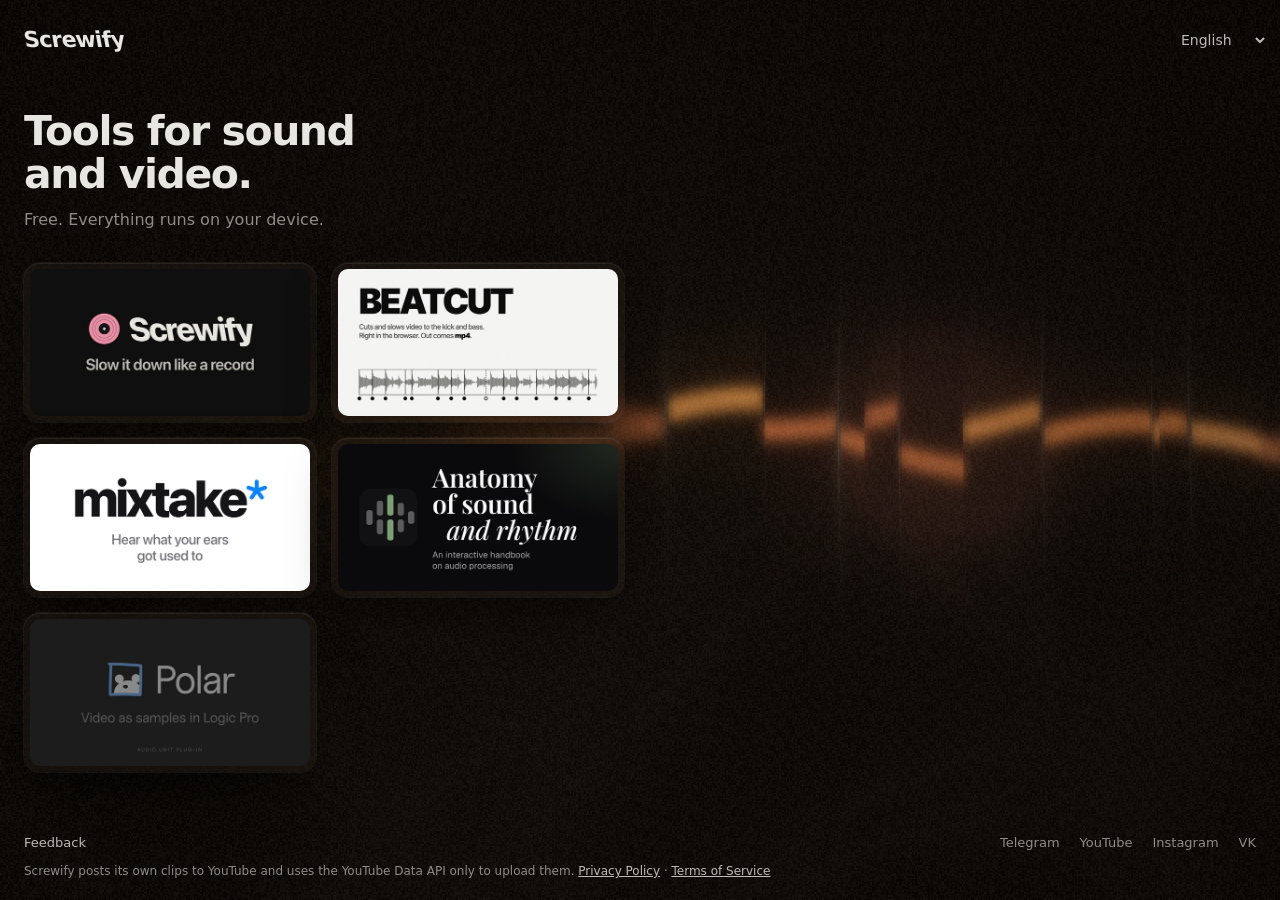
<file: index.html>
<!doctype html>
<html lang="en">
<head>
<meta charset="utf-8">
<script>
// Ссылки «Поделиться» из расширения ведут сюда (screwify.space/#to=…, в том числе через en/ ru/ zh/ …):
// страница для них теперь живёт в extension/. Перебрасываем до отрисовки, всё после # сохраняется.
// content.js ставит метку установленного расширения только в корне – передаём её как ?ext=1.
(() => {
  if (!/(^#|&)to=/.test(location.hash)) return;
  const q = new URLSearchParams(location.search);
  if ('screwed' in document.documentElement.dataset) q.set('ext', '1');
  // язык отправителя от ru/ zh/ es/ ar/ fr/ (они кладут его сюда, чтобы адрес корня остался чистым)
  try {
    const l = sessionStorage.getItem('screwify-lang');
    sessionStorage.removeItem('screwify-lang');
    if (l && !q.has('lang')) q.set('lang', l);
  } catch (e) {}
  const s = q.toString();
  location.replace('extension/' + (s ? '?' + s : '') + location.hash);
})();
</script>
<meta name="viewport" content="width=device-width, initial-scale=1">
<meta name="color-scheme" content="dark">
<meta name="theme-color" content="#0f0f0f">
<title>Screwify</title>
<meta name="description" content="Free tools for sound and video: Screwify for Chrome, Beatcut, Mixtake, Lab and Polar. Everything runs on your device.">
<meta property="og:type" content="website">
<meta property="og:title" content="Screwify – tools for sound and video">
<meta property="og:description" content="Screwify for Chrome, Beatcut, Mixtake, Lab and Polar. Free, everything runs on your device.">
<meta property="og:url" content="https://screwify.space/">
<meta property="og:image" content="https://screwify.space/og.png">
<meta property="og:image:width" content="1200">
<meta property="og:image:height" content="630">
<meta name="twitter:card" content="summary_large_image">
<link rel="icon" href="icon.svg" type="image/svg+xml">
<link rel="stylesheet" href="extension/panel/palette.css">
<style>
/* Главная: все приложения Screwify на одном экране, без прокрутки.
   Цвета – из палитры расширения (extension/panel/palette.css), один гротеск, акцент – только знак и стрелки.
   Отступы кратны 4px. Данные приложений и поддержки – в APPS и SUPPORT ниже. */
:root {
  --bg: #0f0f0f;
  --raise: #1a1a1a;
  --ink: var(--c-ink, #E8E6E0);
  --soft: var(--c-fg, #BDBBB5);
  --muted: var(--c-muted, #8f8c86);
  --accent: var(--c-accent, #EC90A7);
  --font: system-ui, -apple-system, "Segoe UI", Roboto, Helvetica, Arial, sans-serif;
}
* { box-sizing: border-box; }
::selection { background: var(--accent); color: #151515; }
[hidden] { display: none !important; }
/* фон-анимация главной (scenes.js) – под страницей, на весь экран */
.scenes-bg { position: fixed; inset: 0; width: 100%; height: 100%; z-index: -1; pointer-events: none; }
@media (prefers-reduced-motion: no-preference) { .scenes-bg { animation: bg-in 1.2s ease; } }
@keyframes bg-in { from { opacity: 0; } }
/* под канвасом и вместо него (без WebGL) – тёплые размытые пятна в той же палитре; канвас непрозрачный и их закрывает */
html {
  background:
    radial-gradient(70% 45% at 18% 8%, rgba(236, 144, 167, .13), transparent 70%),
    radial-gradient(60% 40% at 92% 62%, rgba(250, 158, 77, .09), transparent 70%),
    radial-gradient(80% 50% at 40% 105%, rgba(184, 76, 46, .10), transparent 70%),
    var(--bg);
  background-attachment: fixed;
}
body {
  margin: 0;
  min-height: 100dvh;
  display: flex;
  flex-direction: column;
  background: transparent;
  color: var(--ink);
  font: 16px/1.5 var(--font);
  -webkit-font-smoothing: antialiased;
}
header, main, footer { width: 100%; max-width: 760px; margin: 0 auto; padding-inline: 24px; }
a { color: inherit; }
:focus-visible { outline: 2px solid var(--accent); outline-offset: 2px; border-radius: 8px; }

header { padding-top: 28px; display: flex; align-items: center; justify-content: space-between; gap: 16px; }
.wordmark { display: inline-flex; align-items: center; gap: 10px; text-decoration: none; }
.wordmark span { font-size: 22px; font-weight: 800; line-height: 1; letter-spacing: -.035em; transform: skewX(10deg); }
.lang { font: inherit; font-size: 14px; color: var(--soft); background: transparent; border: 0; border-radius: 8px; padding: 8px 12px; min-height: 40px; margin-inline-end: -12px; cursor: pointer; }
.lang:hover { color: var(--ink); }

main { flex: 1; display: flex; flex-direction: column; justify-content: center; padding-block: 40px; overflow-x: clip; /* края повёрнутого веера не дают прокрутки вбок */ }
h1 { margin: 0; font-size: clamp(34px, 6vw, 52px); line-height: 1.04; font-weight: 800; letter-spacing: -.035em; white-space: pre-line; text-wrap: balance; }
.sub { margin: 12px 0 0; color: var(--muted); font-size: 16px; }
:lang(ar) h1 { line-height: 1.3; letter-spacing: 0; }
:lang(zh) h1 { letter-spacing: 0; }

/* приложения – сетка мини-обложек (те же картинки, что Telegram показывает у ссылки).
   Название уже на обложке; платформа – бейджем в углу; описание – на чёрной подложке, которая
   выезжает от начала строки при наведении. Где навести нельзя (сенсорные экраны) – описание под обложкой. */
.apps { list-style: none; margin: clamp(16px, 3.5vh, 36px) 0 0; padding: 0; display: grid; grid-template-columns: repeat(3, minmax(0, 1fr)); gap: clamp(12px, 2vh, 20px) 16px; }
.app { position: relative; display: block; text-decoration: none; border-radius: 12px; }
.app:focus-visible { outline-offset: 4px; }
.cover {
  position: relative;
  display: block;
  aspect-ratio: 1200 / 630;
  border-radius: 10px;
  overflow: hidden;
  background: var(--raise);
  box-shadow: 0 0 0 1px rgba(255,255,255,.08);
  transition: box-shadow .3s ease;
}
.cover img { display: block; width: 100%; height: 100%; object-fit: cover; }
/* обложка другого языка проявляется поверх прежней (index.html: setCover) */
.cover img.next { position: absolute; inset: 0; opacity: 0; transition: opacity .45s ease; }
.cover img.next.in { opacity: 1; }
.badge {
  position: absolute; z-index: 2;
  inset-block-start: 8px; inset-inline-end: 8px;
  padding: 3px 8px;
  border-radius: 999px;
  background: rgba(0,0,0,.62);
  -webkit-backdrop-filter: blur(6px); backdrop-filter: blur(6px);
  color: var(--ink);
  font-size: 11px; font-weight: 600; line-height: 1.3; letter-spacing: .01em;
  white-space: nowrap;
}
/* подложка лежит ровно на обложке (она – соседний элемент, чтобы на сенсорных уйти под неё) */
.desc {
  position: absolute; inset-block-start: 0; inset-inline: 0; z-index: 1;
  aspect-ratio: 1200 / 630;
  border-radius: 10px;
  box-sizing: border-box;
  overflow: hidden;
  display: flex; align-items: flex-end;
  margin: 0; padding: 10px 12px;
  background: rgba(0,0,0,.86);
  color: var(--ink);
  font-size: 13px; line-height: 1.35;
  text-wrap: pretty;
  opacity: 0;
  transition: opacity .3s ease;
}
.app:hover .desc, .app:focus-visible .desc { opacity: 1; }
.app:hover .cover, .app.on .cover { box-shadow: 0 0 0 1px rgba(255,255,255,.3); }
.app.soon img { filter: grayscale(.4); opacity: .6; }
.app.soon .badge { color: var(--accent); }
/* с мышью платформа появляется только при наведении – светлой плашкой, хорошо видной на затемнении */
@media (hover: hover) {
  /* платформа появляется чуть позже описания и слегка «всплывает»; исчезает сразу */
  .badge {
    background: var(--ink); color: #151515;
    -webkit-backdrop-filter: none; backdrop-filter: none;
    opacity: 0; transform: translateY(3px);
    transition: opacity .2s ease, transform .2s ease;
  }
  .app.soon .badge { background: var(--accent); color: #151515; }
  .app:hover .badge, .app:focus-visible .badge { opacity: 1; transform: none; transition: opacity .4s ease .22s, transform .5s cubic-bezier(.2,.7,.2,1) .22s; }
  /* линза: обложка за затемнением едва колышется, как через старое стекло (SVG-фильтр #lens, чуть разное
     на каждое наведение), тёплая и приглушённая – главное здесь описание; слабый блик идёт за курсором */
  .cover img { transition: transform .8s cubic-bezier(.2,.7,.2,1); }
  .app.lensing .cover img { filter: url(#lens) sepia(.18) saturate(.85) brightness(.88); transform: scale(1.05); }
  .desc {
    background:
      radial-gradient(circle at var(--mx, 50%) var(--my, 40%), rgba(255, 226, 196, .07), transparent 45%),
      linear-gradient(to top, rgba(12, 9, 7, .94) 0%, rgba(12, 9, 7, .76) 45%, rgba(12, 9, 7, .5) 100%);
    /* размытие обложки под затемнением – браузерное, ровное; проявляется вместе с затемнением */
    -webkit-backdrop-filter: blur(2.5px) saturate(.9); backdrop-filter: blur(2.5px) saturate(.9);
  }
}
@media (hover: none) {
  .desc {
    position: static; aspect-ratio: auto; border-radius: 0;
    display: -webkit-box; -webkit-box-orient: vertical; -webkit-line-clamp: 3; overflow: hidden;
    padding: 0; margin-top: 6px; background: none; opacity: 1; transition: none;
    color: #b3afa8; font-size: 12px;
    /* фон-анимация лежит прямо под описанием – тень держит текст читаемым на светлых пятнах */
    text-shadow: 0 1px 2px rgba(0,0,0,.7), 0 0 10px rgba(0,0,0,.5);
  }
}

/* превью выбранного приложения – только на широком экране, справа от списка */
.preview { display: none; }
@media (min-width: 1180px) and (min-height: 600px) {
  header, main, footer { max-width: 1320px; }
  header { padding-top: 20px; }
  /* слева заголовок и две крупные карточки в ряд: ширина колонки – от высоты окна, чтобы три ряда влезли без прокрутки */
  main { display: grid; grid-template-columns: minmax(0, min(600px, calc((100dvh - 390px) / 3 / 0.525 * 2 + 28px))) minmax(0, 1fr); align-items: center; column-gap: clamp(40px, 4vw, 72px); padding-block: 16px; }
  h1 { font-size: clamp(32px, 3.2vw, 44px); }
  .apps { grid-template-columns: repeat(2, minmax(0, 1fr)); gap: 16px; }
  /* карточки висят над фоном: стеклянная рамка размывает и чуть подсвечивает фон под собой, снизу – тень */
  .app {
    padding: 6px;
    border-radius: 16px;
    background: rgba(255, 236, 214, .035);
    -webkit-backdrop-filter: blur(16px) saturate(1.35); backdrop-filter: blur(16px) saturate(1.35);
    box-shadow: inset 0 1px 0 rgba(255, 240, 225, .08), 0 0 0 1px rgba(255, 236, 214, .06), 0 22px 50px -10px rgba(0, 0, 0, .55);
    transition: background-color .4s ease, box-shadow .4s ease;
  }
  .app:hover, .app.on { background: rgba(255, 236, 214, .07); box-shadow: inset 0 1px 0 rgba(255, 240, 225, .12), 0 0 0 1px rgba(255, 236, 214, .14), 0 26px 60px -10px rgba(0, 0, 0, .6); }
  .cover { box-shadow: none; }
  .app:hover .cover, .app.on .cover { box-shadow: none; }
  .desc { inset-block-start: 6px; inset-inline: 6px; }
  .badge { inset-block-start: 14px; inset-inline-end: 14px; }
  .desc { font-size: 15px; padding: 12px 14px; }
  /* справа – место акцента: сама рамка пустая, анимации (scenes.js) рисуются фоном на весь экран –
     здесь резко, дальше всё размытее и тише */
  .preview {
    display: block;
    position: relative;
    margin: 0;
    aspect-ratio: 16 / 10;
    max-height: calc(100dvh - 200px);
  }
}

footer { padding-bottom: 20px; font-size: 13px; color: var(--muted); }
.links { display: flex; flex-wrap: wrap; align-items: center; gap: 0 20px; }
.links a, .links button { display: inline-block; padding-block: 10px; padding-inline: 0; /* у кнопки свой отступ – иначе подвал не по краю колонки */ color: var(--muted); text-decoration: none; font: inherit; background: none; border: 0; cursor: pointer; }
.links a:hover, .links button:hover { color: var(--ink); }
.links .support { color: var(--soft); }
.links .support::before { content: ""; display: inline-block; width: 6px; height: 6px; border-radius: 50%; background: var(--accent); margin-inline-end: 8px; vertical-align: middle; }
.links .write { color: var(--soft); }
.links .end { margin-inline-start: auto; display: flex; gap: 0 20px; }
.about { margin: 0; font-size: 12px; line-height: 1.5; max-width: 52em; text-wrap: pretty; }
/* на десктопе места хватает – одной строкой */
@media (min-width: 900px) { .about { max-width: none; } }
.about a { color: var(--soft); }

/* поддержка – листок поверх страницы */
dialog {
  width: min(440px, calc(100vw - 32px));
  padding: 28px;
  border: 0;
  border-radius: 20px;
  background: #1a1a1a;
  color: var(--ink);
  box-shadow: 0 24px 80px rgba(0,0,0,.6);
}
dialog::backdrop { background: rgba(8,8,8,.72); backdrop-filter: blur(6px); }
dialog h2 { margin: 0; padding-inline-end: 24px; line-height: 1.2; font-size: 22px; font-weight: 800; letter-spacing: -.02em; }
dialog p { margin: 10px 0 0; color: var(--soft); font-size: 15px; text-wrap: pretty; }
.costs { list-style: none; margin: 20px 0 0; padding: 0; font-size: 15px; }
.costs li { display: flex; justify-content: space-between; gap: 16px; padding-block: 6px; color: var(--soft); }
.costs li span:last-child { color: var(--ink); font-variant-numeric: tabular-nums; white-space: nowrap; }
.meter { margin-top: 16px; height: 6px; border-radius: 3px; background: #2a2a2a; overflow: hidden; }
.meter i { display: block; height: 100%; width: 0; background: var(--accent); border-radius: 3px; }
.covered { margin-top: 8px !important; font-size: 13px !important; color: var(--muted) !important; }
.pay { display: grid; gap: 8px; margin-top: 20px; }
.pay a { display: block; text-align: center; padding: 12px 16px; border-radius: 12px; background: #262626; text-decoration: none; font-weight: 600; font-size: 15px; }
.pay a:first-child { background: var(--accent); color: #151515; }
.pay a:hover { filter: brightness(1.08); }
.close { position: absolute; inset-block-start: 12px; inset-inline-end: 12px; width: 36px; height: 36px; border: 0; border-radius: 50%; background: transparent; color: var(--muted); font-size: 22px; line-height: 1; cursor: pointer; }
.close:hover { color: var(--ink); background: #262626; }

/* телефон: всё на одном экране даже у 375×667 */
@media (max-width: 560px) {
  header, main, footer { padding-inline: 16px; }
  header { padding-top: 8px; }
  main { padding-block: 8px 12px; }
  h1 { font-size: 29px; }
  .sub { font-size: 14px; margin-top: 6px; }
  .apps { margin-top: 18px; grid-template-columns: repeat(2, minmax(0, 1fr)); gap: 14px 12px; }
  .cover { border-radius: 8px; }
  .desc { border-radius: 8px; }
  .badge { inset-block-start: 6px; inset-inline-end: 6px; padding: 2px 7px; font-size: 11px; }
  footer { padding-bottom: 10px; }
  .links { gap: 0 16px; }
  .links a, .links button { padding-block: 6px; }
  .links .end { margin-inline-start: 0; gap: 0 16px; }
  .about { font-size: 11px; }
}
@media (max-height: 800px) and (min-width: 561px) {
  header { padding-top: 14px; }
  main { padding-block: 8px; }
  h1 { font-size: clamp(32px, 5.6vh, 46px); }
  .sub { margin-top: 6px; }
  footer { padding-bottom: 10px; }
  .links a, .links button { padding-block: 6px; }
}
@media (max-height: 640px) and (min-width: 561px) {
  h1 { font-size: 30px; }
  .sub { font-size: 14px; }
  .about { font-size: 11px; }
}
/* сенсорный невысокий экран: описания под обложками – ужимаем всё остальное */
@media (hover: none) and (max-width: 560px) and (max-height: 700px) {
  header { padding-top: 4px; }
  main { padding-block: 4px 8px; }
  h1 { font-size: 25px; }
  .sub { font-size: 13px; margin-top: 4px; }
  .apps { margin-top: 12px; gap: 10px 10px; }
  .desc { font-size: 11px !important; line-height: 1.3; margin-top: 4px !important; }
  .links a, .links button { padding-block: 4px; }
  .about { font-size: 11px; line-height: 1.35; }
}
@media (prefers-reduced-motion: reduce) { * { transition: none !important; } }
</style>
</head>
<body>
<header>
  <!-- без диска: диск – знак расширения Screwify (он на первой карточке), шапка – бренд всего семейства -->
  <a class="wordmark" href="./" dir="ltr" aria-label="Screwify"><span>Screwify</span></a>
  <select class="lang" id="lang" dir="ltr" aria-label="Language">
    <option value="en">English</option>
    <option value="ru">Русский</option>
    <option value="zh">中文</option>
    <option value="es">Español</option>
    <option value="ar">العربية</option>
    <option value="fr">Français</option>
  </select>
</header>

<main>
  <div class="col">
    <h1 id="title">Tools for sound
and video.</h1>
    <p class="sub" id="sub">Free. Everything runs on your device.</p>
    <ul class="apps" id="apps"></ul>
  </div>
  <figure class="preview" id="preview" aria-hidden="true"></figure>
</main>

<footer>
  <div class="links">
    <button class="support" id="support" type="button" hidden>Support</button>
    <button class="write" id="write" type="button" hidden>Feedback</button>
    <nav class="end" dir="ltr" aria-label="Screwify">
      <a href="https://t.me/screwify" target="_blank" rel="noopener">Telegram</a>
      <a href="https://www.youtube.com/@screwify" target="_blank" rel="noopener">YouTube</a>
      <a href="https://www.instagram.com/screwified" target="_blank" rel="noopener">Instagram</a>
      <a href="https://vk.ru/screwify" target="_blank" rel="noopener">VK</a>
    </nav>
  </div>
  <p class="about"><span id="about">Screwify posts its own clips to YouTube and uses the YouTube Data API only to upload them.</span>
    <a href="privacy/" id="privacy-link">Privacy Policy</a> · <a href="terms/" id="terms-link">Terms of Service</a></p>
</footer>

<!-- линза для наведённой обложки: мягкое широкое смещение, как через старое стекло;
     числа меняет скрипт при каждом наведении (размытие – backdrop-filter у .desc) -->
<svg width="0" height="0" style="position:absolute" aria-hidden="true" focusable="false">
  <filter id="lens" x="-4%" y="-4%" width="108%" height="108%" color-interpolation-filters="sRGB">
    <feTurbulence id="lens-noise" type="fractalNoise" baseFrequency="0.006 0.008" numOctaves="1" seed="1" result="n"/>
    <feDisplacementMap id="lens-disp" in="SourceGraphic" in2="n" scale="0" xChannelSelector="R" yChannelSelector="G" result="d"/>
  </filter>
</svg>

<dialog id="sheet" aria-labelledby="s-title">
  <button class="close" id="s-close" type="button" aria-label="Close">×</button>
  <h2 id="s-title"></h2>
  <p id="s-lead"></p>
  <ul class="costs" id="s-costs"></ul>
  <div class="meter" aria-hidden="true"><i id="s-meter"></i></div>
  <p class="covered" id="s-covered"></p>
  <div class="pay" id="s-pay"></div>
</dialog>

<script src="scenes.js"></script>
<script src="feedback.js"></script>
<script>
'use strict';

// Worker формы «Обратная связь» (libs/feedback): пересылает сообщения в Telegram
const FEEDBACK_URL = 'https://audio-feedback.screwify.workers.dev';

// ---------- приложения ----------
// soon: true – ссылки нет, приглушено, метка «скоро»; beta: true – в бейдже «· beta» (приложение ещё дорабатывается)
const APPS = [
  { id: 'screwify', name: 'Screwify', href: 'extension/', tag: 'Chrome' },
  { id: 'beatcut', name: 'Beatcut', href: 'https://cut.screwify.space/', tag: 'web', beta: true },
  { id: 'mixtake', name: 'Mixtake', href: 'https://mix.screwify.space/', tag: 'web', beta: true },
  { id: 'lab', name: 'Lab', href: 'https://lab.screwify.space/', tag: 'web', beta: true },
  { id: 'polar', name: 'Polar', tag: 'macOS', soon: true },
];

// Мини-обложки в списке: covers/<app>/<язык>.jpg (600×315, собирает tools/covers.sh) – те же картинки,
// что Telegram показывает у ссылки на приложение. Языки – какие есть у самих приложений.
const COVERS = {
  screwify: ['en', 'ru', 'zh', 'es', 'ar', 'fr'],
  beatcut: ['ru', 'en'],
  mixtake: ['ru', 'en'],
  lab: ['ru', 'en'],
  polar: ['en'],
};


// ---------- поддержка ----------
// Пока links пуст, кнопки «Поддержать» нет. tools – на что уходят деньги, в долларах в месяц;
// covered – сколько собрано за текущий месяц (правится руками). Посмотреть листок с примером: ?support=preview
const SUPPORT = {
  tools: [],      // { name: 'Claude', usd: 100 }
  covered: 0,
  links: [],      // { label: 'Boosty', href: 'https://boosty.to/…' } – первая кнопка акцентная
};
const SUPPORT_PREVIEW = {
  tools: [{ name: 'Claude', usd: 100 }, { name: 'Hosting & domain', usd: 5 }, { name: 'Apple Developer', usd: 8 }],
  covered: 42,
  links: [{ label: 'Boosty', href: '#' }, { label: 'Ko-fi', href: '#' }],
};

// ---------- тексты ----------
// Одинаковый набор ключей во всех шести языках; короткое тире «–», в китайском – запятая.
const TEXT = {
  en: {
    title: 'Tools for sound\nand video.',
    sub: 'Free. Everything runs on your device.',
    screwify: 'Slow down music and video in Chrome, like a record.',
    beatcut: 'Cut and slow video to the beat, export mp4.',
    mixtake: 'Check a mix before release: loudness, spectrum, groove.',
    lab: 'An interactive handbook on audio processing.',
    polar: 'Video clips played as MIDI notes in Logic Pro.',
    web: 'Web',
    soon: 'Soon',
    support: 'Support',
    about: 'Screwify posts its own clips to YouTube and uses the YouTube Data API only to upload them.',
    privacy: 'Privacy Policy',
    terms: 'Terms of Service',
    sTitle: 'Help pay for the tools',
    sLead: 'Everything here is free and ad-free. It’s built with paid services – if something came in handy, you can cover part of the bill.',
    perMonth: '{sum} / mo',
    covered: 'This month: {covered} of {total} covered',
    close: 'Close',
  },
  ru: {
    title: 'Инструменты\nдля звука и видео.',
    sub: 'Бесплатно. Всё работает на вашем устройстве.',
    screwify: 'Замедляет музыку и видео в Chrome, как пластинку.',
    beatcut: 'Режет и замедляет видео под бит, экспорт в mp4.',
    mixtake: 'Проверка микса перед релизом: громкость, спектр, грув.',
    lab: 'Интерактивный справочник по обработке звука.',
    polar: 'Кусочки видео играются MIDI-нотами в Logic Pro.',
    web: 'Веб',
    soon: 'Скоро',
    support: 'Поддержать',
    about: 'Screwify выкладывает свои ролики на YouTube и использует YouTube Data API только для их загрузки.',
    privacy: 'Политика конфиденциальности',
    terms: 'Условия использования',
    sTitle: 'Помогите оплатить инструменты',
    sLead: 'Всё здесь бесплатно и без рекламы. Сделано это на платных сервисах – если что-то пригодилось, можно оплатить часть счёта.',
    perMonth: '{sum} / мес',
    covered: 'В этом месяце покрыто {covered} из {total}',
    close: 'Закрыть',
  },
  zh: {
    title: '声音与视频的\n小工具',
    sub: '免费，全部在你的设备上运行。',
    screwify: '在 Chrome 里像唱片一样放慢音乐和视频。',
    beatcut: '按节拍剪切并放慢视频，导出 mp4。',
    mixtake: '发行前检查混音：响度、频谱、律动。',
    lab: '交互式音频处理手册。',
    polar: '在 Logic Pro 里用 MIDI 音符演奏视频片段。',
    web: '网页',
    soon: '即将推出',
    support: '支持',
    about: 'Screwify 会把自己的视频发布到 YouTube，YouTube Data API 仅用于上传这些视频。',
    privacy: '隐私政策',
    terms: '服务条款',
    sTitle: '帮忙支付工具费用',
    sLead: '这里的一切都免费、无广告。它们依靠付费服务制作，如果对你有用，可以帮忙分担一部分费用。',
    perMonth: '{sum}/月',
    covered: '本月已支付 {covered}，共 {total}',
    close: '关闭',
  },
  es: {
    title: 'Herramientas\npara sonido y vídeo.',
    sub: 'Gratis. Todo funciona en tu dispositivo.',
    screwify: 'Ralentiza música y vídeo en Chrome, como un disco.',
    beatcut: 'Corta y ralentiza vídeo al ritmo, exporta mp4.',
    mixtake: 'Revisa una mezcla antes de publicarla: volumen, espectro, groove.',
    lab: 'Un manual interactivo de procesamiento de audio.',
    polar: 'Fragmentos de vídeo tocados como notas MIDI en Logic Pro.',
    web: 'Web',
    soon: 'Pronto',
    support: 'Apoyar',
    about: 'Screwify publica sus propios vídeos en YouTube y usa la YouTube Data API solo para subirlos.',
    privacy: 'Política de privacidad',
    terms: 'Términos del servicio',
    sTitle: 'Ayuda a pagar las herramientas',
    sLead: 'Todo aquí es gratis y sin anuncios. Está hecho con servicios de pago – si algo te sirvió, puedes cubrir parte de la factura.',
    perMonth: '{sum} / mes',
    covered: 'Este mes: {covered} de {total} cubiertos',
    close: 'Cerrar',
  },
  ar: {
    title: 'أدوات للصوت\nوالفيديو',
    sub: 'مجانية. كل شيء يعمل على جهازك.',
    screwify: 'يبطّئ الموسيقى والفيديو في Chrome مثل أسطوانة.',
    beatcut: 'يقصّ الفيديو ويبطّئه على الإيقاع ويصدّره بصيغة mp4.',
    mixtake: 'يفحص المزج قبل الإصدار: الجهارة والطيف والإيقاع.',
    lab: 'دليل تفاعلي لمعالجة الصوت.',
    polar: 'مقاطع فيديو تُعزف كنغمات MIDI في Logic Pro.',
    web: 'ويب',
    soon: 'قريبًا',
    support: 'ادعم',
    about: 'ينشر Screwify مقاطعه الخاصة على YouTube ويستخدم YouTube Data API لرفعها فقط.',
    privacy: 'سياسة الخصوصية',
    terms: 'شروط الخدمة',
    sTitle: 'ساعد في دفع تكاليف الأدوات',
    sLead: 'كل شيء هنا مجاني وبلا إعلانات. صُنع بخدمات مدفوعة – إن أفادك شيء منه، يمكنك تغطية جزء من الفاتورة.',
    perMonth: '{sum} شهريًا',
    covered: 'هذا الشهر: تمت تغطية {covered} من {total}',
    close: 'إغلاق',
  },
  fr: {
    title: 'Des outils pour\nle son et la vidéo.',
    sub: 'Gratuit. Tout fonctionne sur votre appareil.',
    screwify: 'Ralentit musique et vidéo dans Chrome, comme un vinyle.',
    beatcut: 'Découpe et ralentit la vidéo au rythme, export mp4.',
    mixtake: 'Vérifie un mix avant sa sortie : volume, spectre, groove.',
    lab: 'Un manuel interactif de traitement du son.',
    polar: 'Des extraits vidéo joués comme notes MIDI dans Logic Pro.',
    web: 'Web',
    soon: 'Bientôt',
    support: 'Soutenir',
    about: 'Screwify publie ses propres vidéos sur YouTube et n’utilise l’API YouTube Data que pour les mettre en ligne.',
    privacy: 'Politique de confidentialité',
    terms: 'Conditions d’utilisation',
    sTitle: 'Aidez à payer les outils',
    sLead: 'Tout ici est gratuit et sans publicité. C’est fait avec des services payants – si quelque chose vous a servi, vous pouvez régler une partie de la facture.',
    perMonth: '{sum} / mois',
    covered: 'Ce mois-ci : {covered} sur {total} couverts',
    close: 'Fermer',
  },
};

// Язык – как на странице расширения: ?lang=xx, затем выбор в переключателе (общий ключ), затем браузер.
// Переключатель меняет язык на месте, без перезагрузки: фон не начинается заново, обложки подменяются плавно.
const preferred = navigator.languages && navigator.languages.length ? navigator.languages : [navigator.language || ''];
let saved = '';
try { saved = localStorage.getItem('screwify-lang') || ''; } catch (e) {}
const asked = new URLSearchParams(location.search).get('lang') || '';
let lang = [asked, saved, ...preferred.map(l => l.toLowerCase().split('-')[0])].find(l => l in TEXT) || 'en';
const t = (key, vars = {}) => TEXT[lang][key].replace(/\{(\w+)\}/g, (m, k) => (k in vars ? vars[k] : m));
const $ = id => document.getElementById(id);
const el = (tag, cls, text) => { const e = document.createElement(tag); if (cls) e.className = cls; if (text != null) e.textContent = text; return e; };

// сеть: экономия трафика или медленная связь – ничего не грузим заранее, только по явному намерению
const conn = navigator.connection || {};
const lean = !!conn.saveData || /2g/.test(conn.effectiveType || '');
const idle = (fn, timeout = 2000) => (window.requestIdleCallback ? requestIdleCallback(fn, { timeout }) : setTimeout(fn, 300));

// картинка на нужном языке; нет такой – английская, нет и её – первая из списка
const pickLang = (dir, langs = [], l = lang) => `${dir}/${langs.includes(l) ? l : langs.includes('en') ? 'en' : langs[0]}.jpg`;

// список приложений: карточки строятся один раз, тексты и обложки ставит applyLang()
$('apps').replaceChildren(...APPS.map(app => {
  const li = el('li');
  const row = el(app.soon ? 'div' : 'a', 'app' + (app.soon ? ' soon' : ''));
  if (!app.soon) {
    row.href = app.href;
    if (/^https?:/.test(app.href)) row.rel = 'noopener';
  }
  const cover = el('span', 'cover');
  const img = el('img');
  img.alt = '';
  img.decoding = 'async';
  cover.append(img);
  // бейдж – соседом обложки и подложки, поверх обеих (у поднятой обложки свой слой, внутри неё он ушёл бы под подложку)
  row.append(cover, el('span', 'desc'), el('span', 'badge'));
  row.dataset.app = app.id;
  li.append(row);
  return li;
}));

// обложка другого языка: старая остаётся на месте, новая грузится и декодируется в стороне и проявляется поверх
// (никакого пустого прямоугольника); при быстрой смене языков побеждает последний
function setCover(cover, src, fade) {
  if (cover.dataset.src === src) return;
  cover.dataset.src = src;
  const old = cover.querySelector('img');
  if (!fade || !old || !old.complete || !old.naturalWidth) { old.src = src; return; }
  const next = el('img', 'next');
  next.alt = '';
  next.src = src;
  const show = () => {
    if (cover.dataset.src !== src) return;
    cover.append(next);
    next.getBoundingClientRect();
    next.classList.add('in');
    setTimeout(() => {
      if (cover.dataset.src !== src) return;
      for (const i of cover.querySelectorAll('img')) if (i !== next) i.remove();
      next.className = '';
    }, 500);
  };
  (next.decode ? next.decode() : Promise.resolve()).then(show, show);
}

// обложки остальных языков – в кэш браузера заранее (в простое или когда рука потянулась к переключателю)
const warmed = new Set();
function warmLangs() {
  for (const l of Object.keys(TEXT)) for (const app of APPS) {
    const src = pickLang(`covers/${app.id}`, COVERS[app.id], l);
    if (warmed.has(src)) continue;
    warmed.add(src);
    const i = new Image();
    i.decoding = 'async';
    i.src = src;
  }
}

let feedbackBtn = null;
function applyLang(fade) {
  document.documentElement.lang = lang === 'zh' ? 'zh-CN' : lang;
  document.documentElement.dir = lang === 'ar' ? 'rtl' : 'ltr';
  $('lang').value = lang;
  $('title').textContent = t('title');
  $('sub').textContent = t('sub');
  $('about').textContent = t('about');
  $('privacy-link').textContent = t('privacy');
  $('terms-link').textContent = t('terms');
  if (window.Feedback) $('write').textContent = Feedback.TEXTS[lang].title;
  for (const row of document.querySelectorAll('.app')) {
    const app = APPS.find(a => a.id === row.dataset.app);
    const platform = app.tag === 'web' ? t('web') : app.tag;
    row.querySelector('.badge').textContent = app.soon ? `${app.tag} · ${t('soon')}` : app.beta ? `${platform} · beta` : platform;
    row.querySelector('.desc').textContent = t(app.id);
    row.setAttribute('aria-label', `${app.name} – ${t(app.id)}`);
    setCover(row.querySelector('.cover'), pickLang(`covers/${app.id}`, COVERS[app.id]), fade);
  }
  applySupport();
}

$('lang').addEventListener('change', e => {
  lang = e.target.value in TEXT ? e.target.value : 'en';
  try { localStorage.setItem('screwify-lang', lang); } catch (err) {}
  const u = new URL(location.href);
  if (u.searchParams.has('lang')) { u.searchParams.delete('lang'); history.replaceState(history.state, '', u.href); }
  applyLang(true);
});
for (const ev of ['pointerenter', 'pointerdown', 'focus']) $('lang').addEventListener(ev, warmLangs, { once: true });
if (!lean) addEventListener('load', () => idle(warmLangs, 4000), { once: true });

// линза на наведённой обложке: едва заметное медленное колыхание и мягкость, каждый раз чуть другие;
// плавно нарастает и уходит. Только с мышью и без «уменьшить движение».
if (matchMedia('(hover: hover)').matches && !matchMedia('(prefers-reduced-motion: reduce)').matches) {
  const noise = $('lens-noise'), disp = $('lens-disp');
  let card = null, raf = 0, amt = 0, goal = 0, p = null, t0 = 0, prev = 0;
  const rnd = (a, b) => a + Math.random() * (b - a);
  const tick = now => {
    const dt = Math.min(0.1, (now - (prev || now)) / 1000);
    prev = now;
    amt += (goal - amt) * (1 - Math.exp(-dt * (goal ? 2 : 3.5)));
    const t = (now - t0) / 1000;
    const fx = p.fx * (1 + 0.12 * Math.sin(t * p.sp)), fy = p.fy * (1 + 0.12 * Math.cos(t * p.sp * 0.8 + 1));
    noise.setAttribute('baseFrequency', `${fx.toFixed(5)} ${fy.toFixed(5)}`);
    disp.setAttribute('scale', (p.scale * amt).toFixed(2));
    if (!goal && amt < 0.01) { card && card.classList.remove('lensing'); card = null; raf = 0; return; }
    raf = requestAnimationFrame(tick);
  };
  for (const r of document.querySelectorAll('.app')) {
    r.addEventListener('mouseenter', () => {
      if (card && card !== r) card.classList.remove('lensing');
      card = r; amt = 0; goal = 1; t0 = performance.now(); prev = 0;
      p = { fx: rnd(0.004, 0.009), fy: rnd(0.005, 0.011), scale: rnd(7, 13), sp: rnd(0.25, 0.5) };
      noise.setAttribute('seed', String(Math.floor(rnd(1, 999))));
      r.classList.add('lensing');
      if (!raf) raf = requestAnimationFrame(tick);
    });
    r.addEventListener('mouseleave', () => { if (card === r) goal = 0; });
    r.addEventListener('mousemove', e => {
      const b = r.getBoundingClientRect();
      r.style.setProperty('--mx', `${((e.clientX - b.left) / b.width * 100).toFixed(1)}%`);
      r.style.setProperty('--my', `${((e.clientY - b.top) / b.height * 100).toFixed(1)}%`);
    });
  }
}

// анимации (scenes.js) – фоном на весь экран. Широкий экран: резкая сцена в рамке справа, выбранная карточка
// подсвечена. Узкий (телефон): лёгкий вариант – весь экран сильно размыт, низкое разрешение, 20 кадров в секунду.
// Без WebGL – запасной CSS-фон (тёплые пятна на html).
{
  const wide = matchMedia('(min-width: 1180px) and (min-height: 600px)');
  const rows = [...document.querySelectorAll('.app')];
  let fx = null, current = '';
  const pick = id => {
    if (id === current) return;
    current = id;
    for (const r of rows) r.classList.toggle('on', r.dataset.app === id);
    if (fx && wide.matches) fx.focus(id);
  };
  const sync = () => { if (fx) fx.focus(wide.matches ? current : ''); };
  const mount = () => {
    if (fx || !window.ScrewifyScenes) return;
    fx = ScrewifyScenes.mount($('preview'), APPS.map(a => a.id), { lite: () => !wide.matches });
    if (!fx) { document.documentElement.classList.add('no-gl'); return; }
    sync();
    fx.start();
  };
  // широкий – сразу; на телефоне – в простое, чтобы сборка шейдеров не мешала первой отрисовке
  if (wide.matches) mount(); else idle(mount, 1500);
  wide.addEventListener('change', sync);
  // мышь, проходящая через карточки по пути, сцену не дёргает: меняем, только если задержалась;
  // ушла с сетки – снова общий туман
  let timer = 0;
  const later = (id, ms) => { clearTimeout(timer); timer = setTimeout(() => pick(id), ms); };
  for (const r of rows) {
    // одна сцена уже выбрана – на соседнюю переключаемся, только если мышь задержалась подольше
    r.addEventListener('mouseenter', () => later(r.dataset.app, current ? 280 : 160));
    r.addEventListener('focus', () => { clearTimeout(timer); pick(r.dataset.app); });
  }
  $('apps').addEventListener('mouseleave', () => later('', 300));
  $('apps').addEventListener('focusout', e => { if (!$('apps').contains(e.relatedTarget)) later('', 300); });
}

// ---------- быстрый переход в приложения ----------
// Chrome и Edge: Speculation Rules. Своя страница расширения (extension/) – prerender: при наведении (~200 мс)
// или нажатии она строится целиком в фоне и открывается мгновенно. Приложения на поддоменах – prefetch
// (prerender чужого источника требует заголовка Supports-Loading-Mode, а GitHub Pages его не ставит).
// Остальные браузеры: <link rel=prefetch> (Safari – обычный запрос в HTTP-кэш, у страниц max-age=600)
// при наведении, фокусе, касании. Телефон: видимая карточка – в простое по одной, не все сразу;
// при экономии трафика и на 2g – только по касанию.
{
  const links = [...document.querySelectorAll('a.app')];
  const spec = !!(window.HTMLScriptElement && HTMLScriptElement.supports && HTMLScriptElement.supports('speculationrules'));
  const touch = matchMedia('(hover: none)').matches;
  const rules = obj => {
    const s = document.createElement('script');
    s.type = 'speculationrules';
    s.textContent = JSON.stringify(obj);
    document.head.append(s);
  };
  if (spec) rules({
    prerender: [{ where: { and: [{ selector_matches: 'a.app' }, { href_matches: '/extension/*' }] }, eagerness: 'moderate' }],
    prefetch: [{ where: { and: [{ selector_matches: 'a.app' }, { not: { href_matches: '/extension/*' } }] }, eagerness: 'moderate' }],
  });
  const done = new Set();
  const canLink = document.createElement('link').relList.supports('prefetch');
  const warm = a => {
    if (done.has(a.href)) return;
    done.add(a.href);
    if (spec) { if (touch) rules({ prefetch: [{ urls: [a.href], eagerness: 'immediate' }] }); return; }
    if (canLink) {
      const l = document.createElement('link');
      l.rel = 'prefetch';
      l.href = a.href;
      document.head.append(l);
    } else fetch(a.href, { mode: 'no-cors', credentials: 'include', priority: 'low' }).catch(() => {});
  };
  for (const a of links) {
    let hover = 0;
    a.addEventListener('pointerenter', e => { if (e.pointerType === 'mouse') hover = setTimeout(() => warm(a), 80); });
    a.addEventListener('pointerleave', () => clearTimeout(hover));
    a.addEventListener('pointerdown', () => warm(a));
    a.addEventListener('touchstart', () => warm(a), { passive: true });
    a.addEventListener('focus', () => warm(a));
  }
  // телефон: карточка на экране – прогреваем её в простое, по одной за раз, с паузой
  if (touch && !lean && 'IntersectionObserver' in window) {
    const queue = [];
    let busy = false;
    const next = () => {
      const a = queue.shift();
      if (!a) { busy = false; return; }
      busy = true;
      idle(() => { warm(a); setTimeout(next, 1500); });
    };
    const io = new IntersectionObserver(entries => {
      for (const e of entries) if (e.isIntersecting) { io.unobserve(e.target); queue.push(e.target); }
      if (!busy) next();
    }, { threshold: 0.6 });
    addEventListener('load', () => setTimeout(() => links.forEach(a => io.observe(a)), 1000), { once: true });
  }
}

// ---------- листок «Поддержать» ----------
const support = new URLSearchParams(location.search).get('support') === 'preview' ? SUPPORT_PREVIEW : SUPPORT;
function applySupport() {
  if (!support.links.length) return;
  const money = n => new Intl.NumberFormat(document.documentElement.lang, { style: 'currency', currency: 'USD', maximumFractionDigits: 0 }).format(n);
  const total = support.tools.reduce((s, x) => s + x.usd, 0);
  $('support').textContent = t('support');
  $('s-title').textContent = t('sTitle');
  $('s-lead').textContent = t('sLead');
  $('s-close').setAttribute('aria-label', t('close'));
  $('s-costs').replaceChildren(...support.tools.map(x => {
    const li = el('li');
    li.append(el('span', '', x.name), el('span', '', t('perMonth', { sum: money(x.usd) })));
    return li;
  }));
  const shown = total > 0;
  $('s-meter').parentElement.hidden = !shown;
  $('s-covered').hidden = !shown;
  if (shown) {
    $('s-meter').style.width = `${Math.min(100, support.covered / total * 100)}%`;
    $('s-covered').textContent = t('covered', { covered: money(support.covered), total: money(total) });
  }
}
if (support.links.length) {
  $('support').hidden = false;
  $('s-pay').replaceChildren(...support.links.map(l => {
    const a = el('a', '', l.label);
    a.href = l.href;
    a.target = '_blank';
    a.rel = 'noopener';
    return a;
  }));
  const sheet = $('sheet');
  $('support').addEventListener('click', () => sheet.showModal());
  $('s-close').addEventListener('click', () => sheet.close());
  // щелчок мимо листка закрывает его (у самого листка поля – тоже dialog, поэтому по координатам)
  sheet.addEventListener('click', e => {
    const r = sheet.getBoundingClientRect();
    if (e.clientX < r.left || e.clientX > r.right || e.clientY < r.top || e.clientY > r.bottom) sheet.close();
  });
}

// ---------- «Обратная связь» ----------
// Окно и отправка – feedback.js (копия /Users/Shared/Projects/libs/feedback/src/feedback.js). Окно создаётся
// при первом открытии на текущем языке (своё на каждый язык). Сообщение уходит в Worker, тот пересылает
// в Telegram и сам подписывает, откуда оно: «Главная» или «Screwify» по пути страницы.
if (window.Feedback) {
  const dialogs = {};
  $('write').hidden = false;
  $('write').addEventListener('click', () => (dialogs[lang] ||= Feedback.create({ url: FEEDBACK_URL, lang })).open());
}

applyLang(false);
</script>
</body>
</html>
</file>
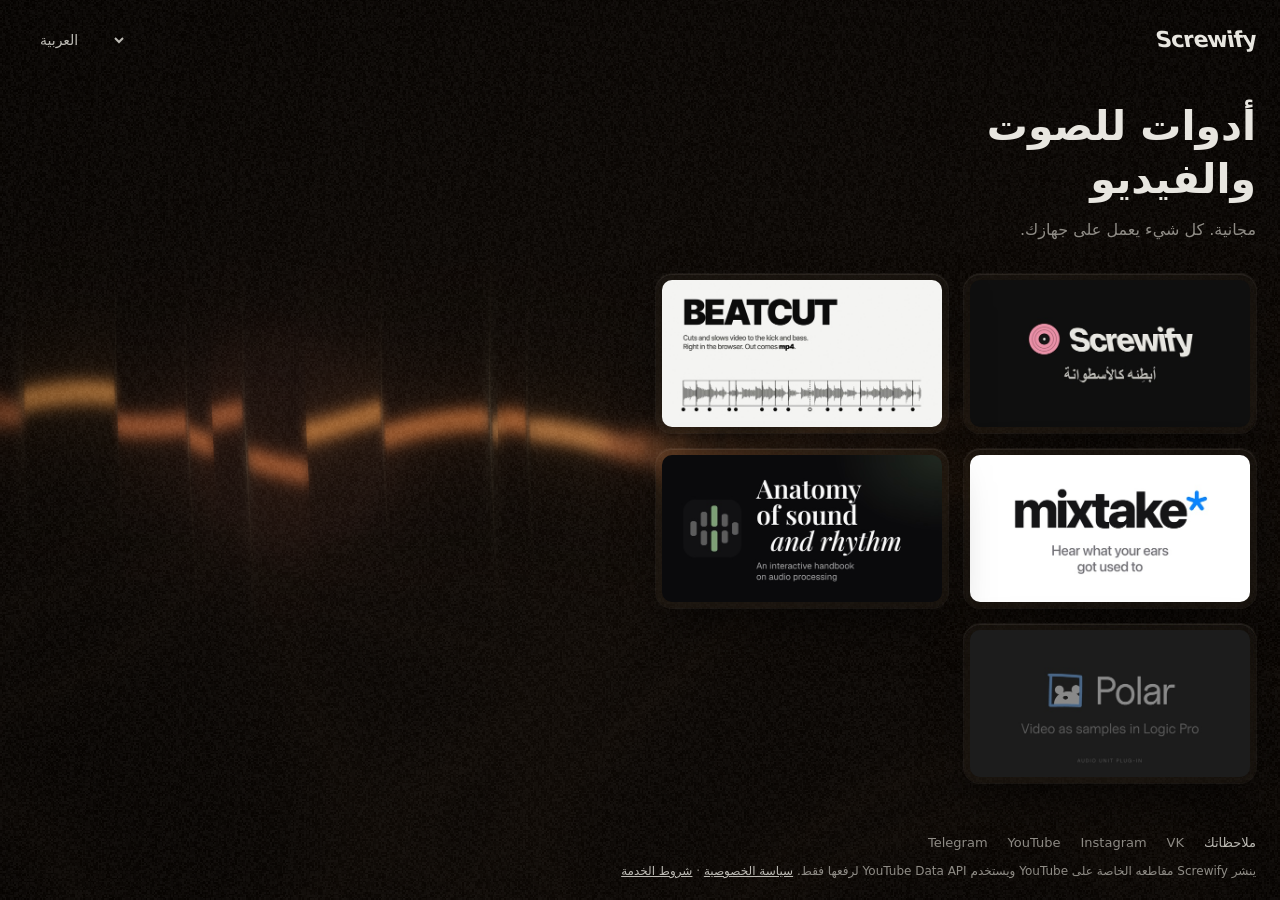
<file: ar/index.html>
<!doctype html>
<html lang="ar" dir="rtl">
<head>
<meta charset="utf-8">
<meta name="viewport" content="width=device-width, initial-scale=1">
<meta name="color-scheme" content="dark">
<meta name="theme-color" content="#121113">
<meta name="robots" content="noindex">
<!-- Адрес только ради превью ссылки на этом языке: мессенджеры берут его из разметки и код
     страницы не выполняют. Людей сразу отправляем на основную страницу, всё после # сохраняется.
     Ссылку «Поделиться» (#to=…) – в корень без ?lang: расширение узнаёт себя только на адресе ровно
     https://screwify.space/ (content.js, screwedIsLanding), а язык идёт через sessionStorage. -->
<title>Screwify</title>
<meta name="description" content="افتحه في Chrome مع Screwify لتسمعه مُبطّأً كالأسطوانة.">
<meta property="og:type" content="website">
<meta property="og:locale" content="ar_AR">
<meta property="og:title" content="Screwify – مقطع مُبطّأ لك">
<meta property="og:description" content="افتحه في Chrome مع Screwify لتسمعه مُبطّأً كالأسطوانة.">
<meta property="og:url" content="https://screwify.space/ar/">
<meta property="og:image" content="https://screwify.space/ar/og.png">
<meta property="og:image:width" content="1400">
<meta property="og:image:height" content="560">
<meta name="twitter:card" content="summary_large_image">
<link rel="icon" href="../icon.svg" type="image/svg+xml">
<style>html { background: #121113; }</style>
<script>
(() => {
  const h = location.hash, s = location.search;
  if (/(^#|&)to=/.test(h) && !s) {
    try { sessionStorage.setItem('screwify-lang', 'ar'); location.replace('../' + h); return; } catch (e) {}
  }
  location.replace('../?lang=ar' + s.replace(/^\?/, '&') + h);
})();
</script>
<noscript><meta http-equiv="refresh" content="0;url=../"></noscript>
</head>
<body></body>
</html>
</file>
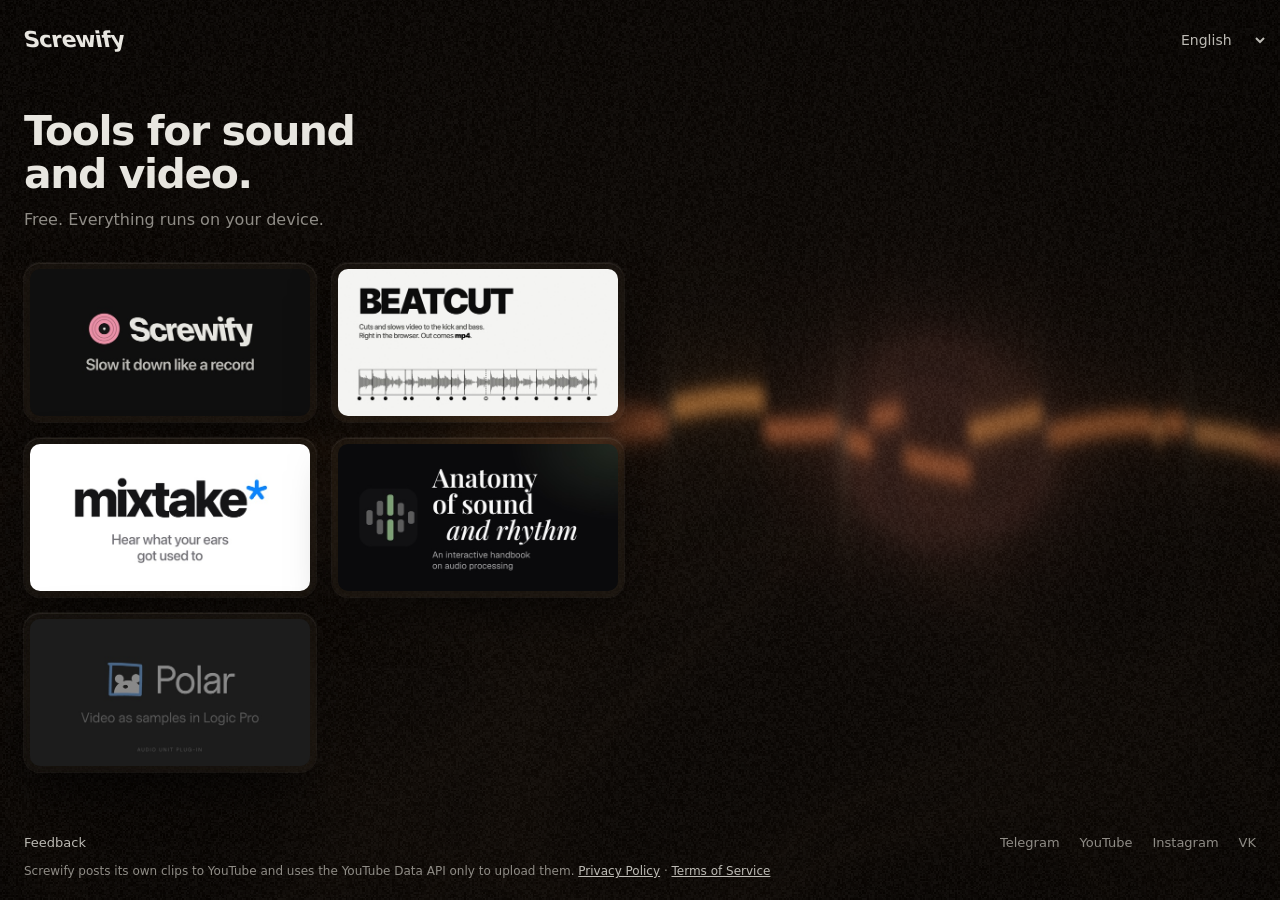
<file: en/index.html>
<!doctype html>
<html lang="en">
<head>
<meta charset="utf-8">
<meta name="viewport" content="width=device-width, initial-scale=1">
<meta name="color-scheme" content="dark">
<meta name="theme-color" content="#121113">
<meta name="robots" content="noindex">
<!-- Адрес только ради превью английской ссылки «Поделиться»: в корне теперь главная со всеми приложениями
     и её превью, а мессенджеры код страницы не выполняют. Людей сразу отправляем в корень как есть
     (без ?lang – страницу получатель увидит на языке своего браузера), всё после # сохраняется.
     Картинка – та же, что у extension/og.png. -->
<title>Screwify</title>
<meta name="description" content="Open it in Chrome with Screwify to hear it slowed down, like a record.">
<meta property="og:type" content="website">
<meta property="og:locale" content="en_US">
<meta property="og:title" content="Screwify – a slowed track for you">
<meta property="og:description" content="Open it in Chrome with Screwify to hear it slowed down, like a record.">
<meta property="og:url" content="https://screwify.space/en/">
<meta property="og:image" content="https://screwify.space/en/og.png">
<meta property="og:image:width" content="1400">
<meta property="og:image:height" content="560">
<meta name="twitter:card" content="summary_large_image">
<link rel="icon" href="../icon.svg" type="image/svg+xml">
<style>html { background: #121113; }</style>
<script>location.replace('../' + location.search + location.hash);</script>
<noscript><meta http-equiv="refresh" content="0;url=../"></noscript>
</head>
<body></body>
</html>
</file>
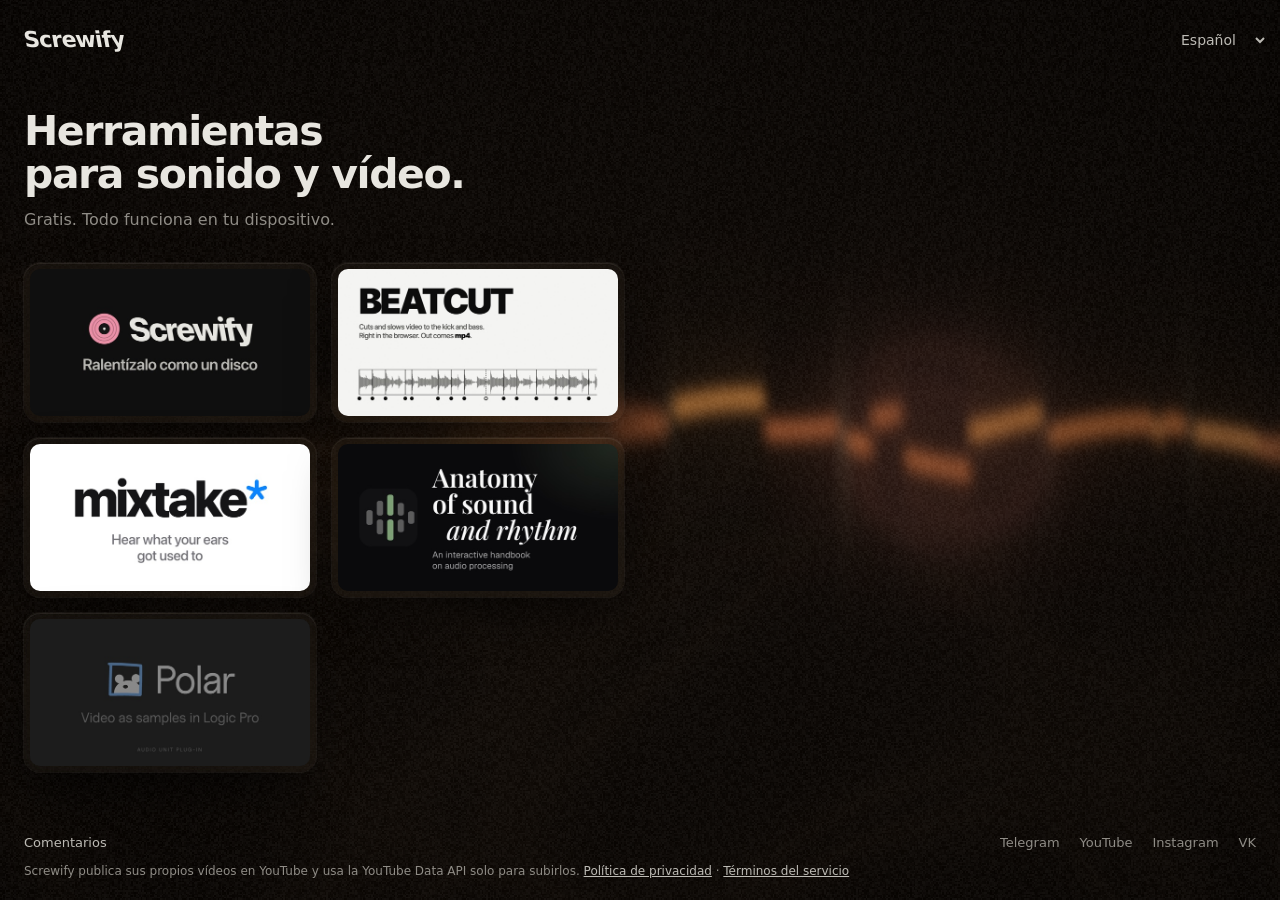
<file: es/index.html>
<!doctype html>
<html lang="es">
<head>
<meta charset="utf-8">
<meta name="viewport" content="width=device-width, initial-scale=1">
<meta name="color-scheme" content="dark">
<meta name="theme-color" content="#121113">
<meta name="robots" content="noindex">
<!-- Адрес только ради превью ссылки на этом языке: мессенджеры берут его из разметки и код
     страницы не выполняют. Людей сразу отправляем на основную страницу, всё после # сохраняется.
     Ссылку «Поделиться» (#to=…) – в корень без ?lang: расширение узнаёт себя только на адресе ровно
     https://screwify.space/ (content.js, screwedIsLanding), а язык идёт через sessionStorage. -->
<title>Screwify</title>
<meta name="description" content="Ábrela en Chrome con Screwify para oírla ralentizada, como un disco.">
<meta property="og:type" content="website">
<meta property="og:locale" content="es_ES">
<meta property="og:title" content="Screwify – una canción ralentizada para ti">
<meta property="og:description" content="Ábrela en Chrome con Screwify para oírla ralentizada, como un disco.">
<meta property="og:url" content="https://screwify.space/es/">
<meta property="og:image" content="https://screwify.space/es/og.png">
<meta property="og:image:width" content="1400">
<meta property="og:image:height" content="560">
<meta name="twitter:card" content="summary_large_image">
<link rel="icon" href="../icon.svg" type="image/svg+xml">
<style>html { background: #121113; }</style>
<script>
(() => {
  const h = location.hash, s = location.search;
  if (/(^#|&)to=/.test(h) && !s) {
    try { sessionStorage.setItem('screwify-lang', 'es'); location.replace('../' + h); return; } catch (e) {}
  }
  location.replace('../?lang=es' + s.replace(/^\?/, '&') + h);
})();
</script>
<noscript><meta http-equiv="refresh" content="0;url=../"></noscript>
</head>
<body></body>
</html>
</file>
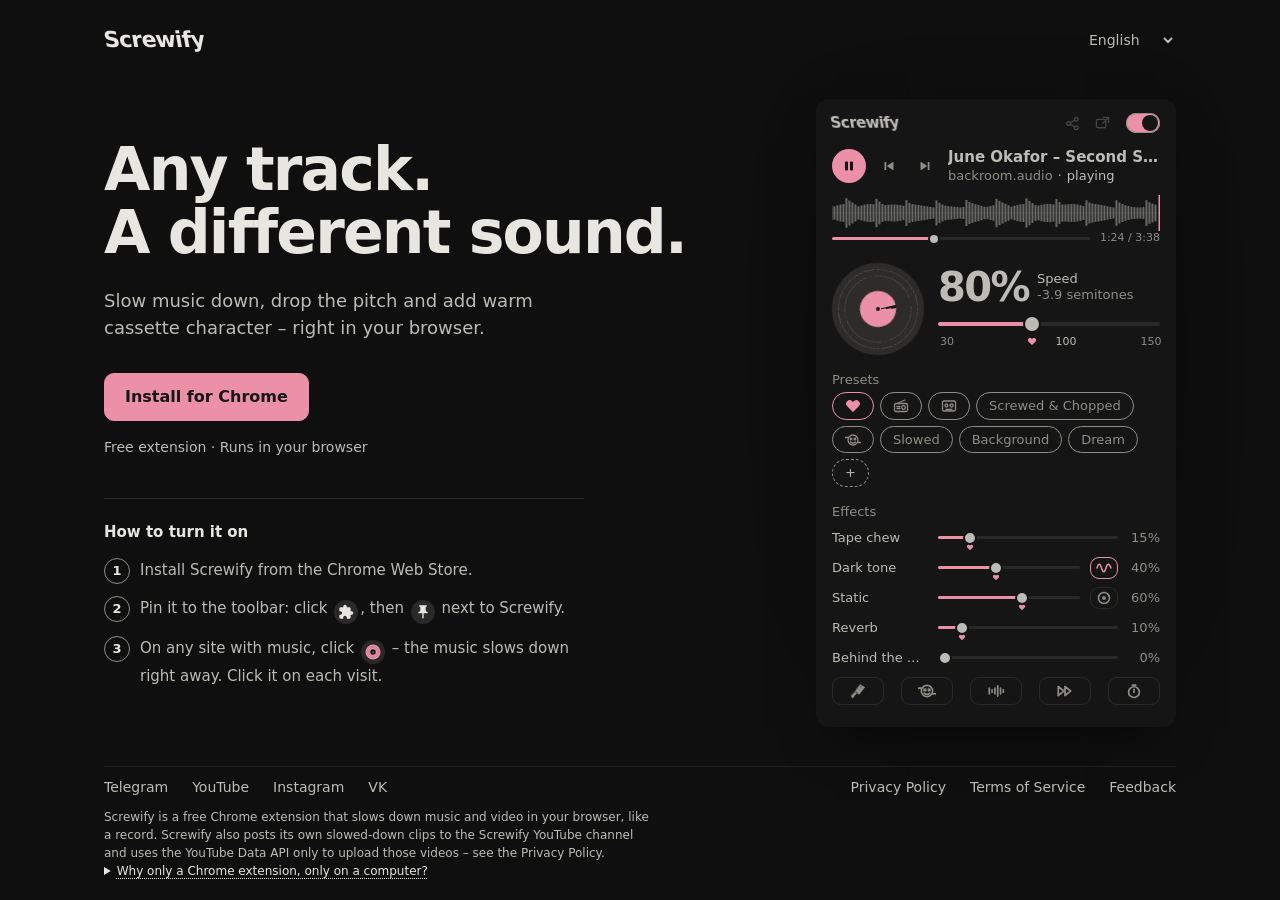
<file: extension/index.html>
<!doctype html>
<html lang="en">
<head>
<meta charset="utf-8">
<meta name="viewport" content="width=device-width, initial-scale=1">
<meta name="color-scheme" content="dark">
<meta name="theme-color" content="#0f0f0f">
<title>Screwify – Slow Music Down, Slowed + Reverb</title>
<meta name="description" content="Slow music down, drop the pitch and add warm cassette character – slowed + reverb for any audio or video in Chrome.">
<meta property="og:type" content="website">
<meta property="og:title" content="Screwify – a slowed track for you">
<meta property="og:description" content="Open it in Chrome with Screwify to hear it slowed down, like a record.">
<meta property="og:url" content="https://screwify.space/extension/">
<meta property="og:image" content="https://screwify.space/extension/og.png">
<meta property="og:image:width" content="1400">
<meta property="og:image:height" content="560">
<meta name="twitter:card" content="summary_large_image">
<link rel="icon" href="../icon.svg" type="image/svg+xml">
<link rel="stylesheet" href="panel/palette.css?v=f77f59b223">
<style>
/* Стартовая страница и страница-прослойка для ссылок «Поделиться».
   Ровный нейтральный тёмный фон, как у картинок магазина (без зерна и тёплых пятен), один гротеск, акцент только на главной кнопке.
   Справа на стартовой – живая панель расширения (site/panel/, собирается store/src/build-site-panel.js). Отступы кратны 8px. */
:root {
  --bg: var(--c-bg);
  --surface: var(--c-surface);
  --ink: var(--c-ink);
  --soft: var(--c-fg);
  --line: var(--c-surface);
  --accent: var(--c-accent);
  --check: url("data:image/svg+xml,%3Csvg%20xmlns%3D%27http%3A%2F%2Fwww.w3.org%2F2000%2Fsvg%27%20viewBox%3D%270%200%2016%2016%27%3E%3Cpath%20d%3D%27M3%208.5l3%203%207-7%27%20fill%3D%27none%27%20stroke%3D%27%23151515%27%20stroke-width%3D%272.2%27%20stroke-linecap%3D%27round%27%20stroke-linejoin%3D%27round%27%2F%3E%3C%2Fsvg%3E");
  --font: system-ui, -apple-system, "Segoe UI", Roboto, Helvetica, Arial, sans-serif;
}

* { box-sizing: border-box; }
::selection { background: var(--accent); color: var(--c-on-accent); }
[hidden] { display: none !important; }

html { background: var(--bg); }
body {
  margin: 0;
  min-height: 100dvh;
  display: flex;
  flex-direction: column;
  color: var(--ink);
  font: 16px/1.5 var(--font);
  -webkit-font-smoothing: antialiased;
  /* нейтральный тёмный, чуть темнее панели – как фон картинок магазина */
  background-color: #0f0f0f;
}

header, main, footer { width: 100%; max-width: 1120px; margin: 0 auto; padding-inline: 24px; }
header { padding-top: 32px; display: flex; align-items: center; justify-content: space-between; gap: 16px; }
.lang { font: inherit; font-size: 14px; color: var(--soft); background: transparent; border: 0; border-radius: 8px; padding: 8px 12px; min-height: 40px; cursor: pointer; }
.lang:hover { color: var(--ink); }
.lang:focus-visible { outline: 2px solid var(--accent); outline-offset: 2px; }
/* слева текст, справа панель расширения */
main { flex: 1; display: flex; align-items: center; gap: clamp(40px, 7vw, 112px); padding-block: 48px; }
.copy { flex: 1; min-width: 0; }
/* у присланного трека панели нет – одна колонка по центру */
.shared header, .shared main, .shared footer { max-width: 720px; text-align: center; }
.shared .copy { display: flex; flex-direction: column; align-items: center; }

/* название – как в панели: тяжёлое, плотное, завалено назад */
.wordmark {
  display: inline-block;
  font-size: 22px;
  font-weight: 800;
  line-height: 1;
  letter-spacing: -.035em;
  transform: skewX(10deg);
  color: var(--ink);
  text-decoration: none;
}

h1 {
  margin: 0;
  font-size: clamp(30px, 5.4vw, 52px);
  line-height: 1.08;
  font-weight: 800;
  letter-spacing: -.03em;
  text-wrap: balance;
  overflow-wrap: anywhere;
}
/* на стартовой заголовок в две строки, разрыв задан в тексте перевода */
.home h1 { font-size: clamp(38px, 5vw, 60px); line-height: 1.04; white-space: pre-line; }
:lang(ar) h1 { line-height: 1.35; letter-spacing: 0; }
:lang(zh) h1 { letter-spacing: 0; }
.host { margin: 8px 0 0; font-size: 15px; color: var(--soft); overflow-wrap: anywhere; }

/* настройки присланного трека: одна фраза про скорость и тон, эффекты – по раскрытию */
.readout { margin: 24px 0 0; font-size: 20px; line-height: 1.35; font-weight: 500; text-wrap: balance; }
.readout b { font-weight: 800; font-variant-numeric: tabular-nums; }
.fx { margin-top: 8px; font-size: 14px; color: var(--soft); }
.fx summary { display: inline-flex; align-items: center; gap: 8px; min-height: 24px; cursor: pointer; list-style: none; }
.fx summary::-webkit-details-marker { display: none; }
.fx summary:hover { color: var(--ink); }
.fx summary::after { content: ""; width: 6px; height: 6px; border-right: 1.5px solid; border-bottom: 1.5px solid; transform: translateY(-2px) rotate(45deg); transition: transform .2s cubic-bezier(.16, 1, .3, 1); }
.fx[open] summary::after { transform: translateY(1px) rotate(-135deg); }
.fx p { margin: 4px 0 0; }

.lead { margin: 24px 0 0; max-width: 30em; font-size: 17px; color: var(--soft); text-wrap: pretty; }
.home .lead { max-width: 26em; font-size: 18px; }

.actions { display: flex; flex-wrap: wrap; gap: 12px; margin-top: 32px; }
.shared .actions { justify-content: center; }
.btn {
  display: inline-flex;
  align-items: center;
  justify-content: center;
  min-height: 48px;
  padding: 12px 20px;
  border: 1px solid color-mix(in srgb, var(--c-muted) 55%, var(--bg));
  border-radius: 10px;
  background: none;
  color: var(--ink);
  font: 600 16px/1.25 var(--font);
  text-align: center;
  text-decoration: none;
  cursor: pointer;
}
.btn:hover { border-color: var(--soft); }
/* главное действие страницы – единственное место с акцентным цветом */
.btn.primary { border-color: var(--accent); background: var(--accent); color: var(--bg); }
.btn.primary:hover { border-color: var(--c-accent-hover); background: var(--c-accent-hover); }
.btn:focus-visible, a:focus-visible, summary:focus-visible { outline: 2px solid var(--ink); outline-offset: 3px; }
.hint { margin: 16px 0 0; max-width: 34em; font-size: 14px; color: var(--soft); text-wrap: pretty; }
.hint + .hint { margin-top: 8px; }

/* как включить: три шага со значками, как они выглядят на панели Chrome */
.how { margin-top: 40px; padding-top: 24px; border-top: 1px solid var(--line); max-width: 30em; }
.shared .how { margin-inline: auto; text-align: start; }
.how h2 { margin: 0 0 16px; font-size: 15px; font-weight: 700; line-height: 1.25; color: var(--ink); }
.steps { display: grid; gap: 12px; margin: 0; padding: 0; list-style: none; counter-reset: step; }
.steps li { display: grid; grid-template-columns: 24px 1fr; gap: 12px; font-size: 15px; line-height: 24px; color: var(--soft); counter-increment: step; text-wrap: pretty; }
.steps li::before {
  content: counter(step);
  display: grid;
  place-items: center;
  width: 24px;
  height: 24px;
  border: 1px solid var(--c-muted);
  border-radius: 50%;
  color: var(--ink);
  font-size: 13px;
  font-weight: 700;
  font-variant-numeric: tabular-nums;
}
/* расширение уже стоит – первый шаг сделан */
.steps li.done::before {
  content: "";
  border-color: var(--accent);
  background: var(--accent) var(--check) center / 14px no-repeat;
}
/* значок на панели браузера: круглая кнопка, как в Chrome */
.key { display: inline-grid; place-items: center; width: 24px; height: 24px; margin-inline: 2px; vertical-align: -7px; border-radius: 50%; background: var(--surface); color: var(--ink); }
.key svg, .key img { display: block; width: 16px; height: 16px; }
.key svg { fill: currentColor; }

/* живая панель расширения – настоящий экземпляр в iframe (site/panel/) */
.shot { position: relative; flex: none; margin: 0; }
/* мягкая тень вокруг панели */
.shot::before {
  content: "";
  position: absolute;
  inset: 0;
  border-radius: 13px;
  background: radial-gradient(90% 90% at 50% 38%, rgba(0, 0, 0, .55) 0%, rgba(0, 0, 0, 0) 72%);
  filter: blur(34px);
  transform: translateY(16px) scale(1.05);
  opacity: .8;
  pointer-events: none;
}
.shot iframe {
  position: relative;
  display: block;
  width: 360px;
  height: 451px;
  max-width: min(360px, 100%);
  border: none;
  border-radius: 13px;
  background: var(--bg);
  box-shadow: 0 22px 48px -20px rgba(0, 0, 0, .55);
}

footer { padding-bottom: 20px; }
.social { display: flex; flex-wrap: wrap; gap: 8px 24px; font-size: 14px; }
.shared .social { justify-content: center; }
.social a { display: inline-block; padding-block: 12px; color: var(--soft); text-decoration: none; }
.social a:hover { color: var(--ink); text-decoration: underline; text-underline-offset: .25em; }
/* что такое Screwify и зачем ему YouTube API – видно и без скриптов (так страницу читает проверка Google) */
.about { max-width: 46em; margin: 8px 0 0; font-size: 14px; color: var(--soft); text-wrap: pretty; }
.why summary { cursor: pointer; color: var(--ink); text-decoration: underline dotted; text-underline-offset: 3px; }
.why p { margin: 6px 0 0; }
.why b { font-weight: inherit; color: var(--ink); text-decoration: underline; text-decoration-color: var(--accent); text-decoration-thickness: 2px; text-underline-offset: 3px; }
.shared .about { display: none; }
.legal a { padding-block: 8px; }
.social button { padding-block: 8px; padding-inline: 0; border: 0; background: none; font: inherit; color: var(--soft); cursor: pointer; }
.social button:hover { color: var(--ink); text-decoration: underline; text-underline-offset: .25em; }

@media (max-width: 820px) {
  header { padding-top: 24px; }
  main { flex-direction: column; align-items: stretch; gap: 48px; padding-block: 40px; }
  .shot { align-self: center; }
  .home .actions .btn { flex: 1 1 100%; }
}
@media (min-width: 821px) and (max-height: 800px) {
  header { padding-top: 24px; }
  main { padding-block: 16px; }
  .shared h1 { font-size: clamp(30px, 6vh, 52px); }
  .readout { margin-top: 16px; }
  footer { padding-bottom: 12px; }
}

/* компактный футер: соцсети и политика в одну строку, на телефоне соцсети – в шапке; панель на невысоких экранах меньше */
.hright { display:flex; align-items:center; gap:8px; }
.hsocial { display:none; }
.frow { display:flex; justify-content:space-between; align-items:center; flex-wrap:wrap; gap:0 24px; border-top:1px solid rgba(255,255,255,.08); }
.frow .social a { padding-block:10px; }
.about { font-size:12px; margin-top:0; }
@media (min-width:821px) { footer { order: 3; } main { padding-block: clamp(12px,3vh,40px); } header{padding-top:20px} }
@media (max-width:820px) {
  .hsocial { display:flex; gap:0 14px; } .hsocial a{padding-block:8px;font-size:13px}
  .fsocial { display:none; }
  .frow { justify-content:center; }
  header { flex-wrap: wrap; }
  main { padding-block: 24px; gap: 32px; }
}

@media (min-width:821px) and (max-height:860px) { .shot { zoom:.86; } }
@media (min-width:821px) and (max-height:760px) { .shot { zoom:.76; } }
@media (min-width:821px) and (max-height:660px) { .shot { zoom:.66; } }

@media (max-width:820px) { .hright { display:contents; } .hsocial { order:3; flex-basis:100%; margin-top:-4px; } .hsocial a{padding-block:6px} .lang{margin-inline-end:-12px} }
</style>
</head>
<body>
<header>
  <a class="wordmark" href="../" dir="ltr" aria-label="Screwify">Screwify</a>
  <div class="hright"><nav class="social hsocial" dir="ltr" aria-label="Screwify">
    <a href="https://t.me/screwify" target="_blank" rel="noopener">Telegram</a>
    <a href="https://www.youtube.com/@screwify" target="_blank" rel="noopener">YouTube</a>
    <a href="https://www.instagram.com/screwified" target="_blank" rel="noopener">Instagram</a>
    <a href="https://vk.ru/screwify" target="_blank" rel="noopener">VK</a>
  </nav>
  <select class="lang" id="lang" dir="ltr" aria-label="Language">
    <option value="en">English</option>
    <option value="ru">Русский</option>
    <option value="zh">中文</option>
    <option value="es">Español</option>
    <option value="ar">العربية</option>
    <option value="fr">Français</option>
  </select></div>
</header>

<main>
  <div class="copy">
    <h1 id="title">Any track.
A different sound.</h1>
    <p class="host" id="host" dir="ltr" hidden></p>

    <p class="readout" id="readout" hidden></p>
    <details class="fx" id="fx" hidden><summary id="fx-title"></summary><p id="fx-list"></p></details>

    <p class="lead" id="lead">Slow music down, drop the pitch and add warm cassette character – right in your browser.</p>

    <div class="actions">
      <a class="btn primary" id="install" target="_blank" rel="noopener" hidden></a>
      <button class="btn primary" id="copy" type="button" hidden></button>
      <a class="btn" id="open" rel="noopener noreferrer" hidden></a>
    </div>
    <p class="hint" id="trust" hidden></p>
    <p class="hint" id="hint" hidden></p>

    <section class="how" id="how" aria-labelledby="how-title" hidden>
      <h2 id="how-title"></h2>
      <ol class="steps" id="steps"></ol>
    </section>

  </div>

  <figure class="shot" id="shot" hidden><iframe id="panel" title=""></iframe></figure>
</main>

<footer>
  <div class="frow"><nav class="social fsocial" dir="ltr" aria-label="Screwify">
    <a href="https://t.me/screwify" target="_blank" rel="noopener">Telegram</a>
    <a href="https://www.youtube.com/@screwify" target="_blank" rel="noopener">YouTube</a>
    <a href="https://www.instagram.com/screwified" target="_blank" rel="noopener">Instagram</a>
    <a href="https://vk.ru/screwify" target="_blank" rel="noopener">VK</a>
  </nav><nav class="social legal" aria-label="Legal">
    <a href="../privacy/" id="privacy-link">Privacy Policy</a>
    <a href="../terms/" id="terms-link">Terms of Service</a>
    <button type="button" id="write" hidden>Feedback</button>
  </nav></div>
  
  <p class="about" id="about">Screwify is a free Chrome extension that slows down music and video in your browser, like a record. Screwify also posts its own slowed-down clips to the Screwify YouTube channel and uses the YouTube Data API only to upload those videos – see the Privacy Policy.</p>
  <details class="about why" id="why"><summary id="why-q"></summary><p id="why-a"></p></details>
  
</footer>


<script src="../feedback.js"></script>
<script>
'use strict';

// Страница расширения в Chrome Web Store
// Worker формы «Обратная связь» (libs/feedback): пересылает сообщения в Telegram
const FEEDBACK_URL = 'https://audio-feedback.screwify.workers.dev';
const STORE_URL = 'https://chromewebstore.google.com/detail/screwed-music/okpmbpjngebiiedcdbneabkdpobbcnok';

// Сайты, на которые владельца расширения перебрасываем сразу. На остальные —
// только по кнопке и с показом адреса: иначе страница стала бы открытым редиректом.
const KNOWN_HOSTS = [
  'youtube.com', 'youtu.be', 'music.yandex.ru', 'music.yandex.com', 'music.yandex.by', 'music.yandex.kz',
  'vk.com', 'vk.ru', 'spotify.com', 'soundcloud.com', 'bandcamp.com', 'music.apple.com', 'rutube.ru',
];

const TEXT = {
  en: {
    untitled: 'A track, slowed down',
    semitones: { one: '{n} semitone', other: '{n} semitones' },
    slower: 'Slowed to {speed} – {semis} lower',
    faster: 'Sped up to {speed} – {semis} higher',
    normal: 'Normal speed',
    effects: 'Effects',
    chew: 'tape chew {n}%',
    tone: 'dark tone {n}%',
    chop: 'chops',
    drift: 'drifting tone',
    noise: 'static {n}%',
    reverb: 'reverb {n}%',
    sentSlow: 'Someone sent it to you slowed down, like a record spun slower.',
    sentFast: 'Someone sent it to you sped up, like a record spun faster.',
    sentEffects: 'Someone sent it to you with Screwify effects.',
    needExt: 'To hear it this way, you need the Screwify extension.',
    leadHas: 'Screwify is installed – the track will open with these settings.',
    leadHome: 'Slow music down, drop the pitch and add warm cassette character – right in your browser.',
    line: 'Any track.\nA different sound.',
    panelAlt: 'The Screwify panel',
    install: 'Install for Chrome',
    store: 'Screwify in the Chrome Web Store',
    trust: 'Free extension · Runs in your browser',
    open: 'Open the track',
    openAsIs: 'Open the track as is',
    howTitle: 'How to turn it on',
    step1: 'Install Screwify from the Chrome Web Store.',
    step1Done: 'Screwify is installed.',
    step2: 'Pin it to the toolbar: click {puzzle}, then {pin} next to Screwify.',
    step3: 'On any site with music, click {disc} – the music slows down right away. Click it on each visit.',
    step3Shared: 'Come back here and press “Open the track” – it will start slowed down. The settings are under {disc}.',
    panelHint: 'The settings panel opens from {disc} on the browser toolbar.',
    iconPuzzle: 'Extensions',
    iconPin: 'Pin',
    hintOther: 'The extension works in Chrome and Chrome-based browsers: Edge, Yandex Browser, Opera, Brave.',
    mobileTail: 'The Screwify extension works in Chrome on a computer – save the link and open it there.',
    copy: 'Copy the link',
    copied: 'Link copied',
    about: 'Screwify is a free Chrome extension that slows down music and video in your browser, like a record. Screwify also posts its own slowed-down clips to the Screwify YouTube channel and uses the YouTube Data API only to upload those videos – see the Privacy Policy.',
    why: 'Why only a Chrome extension, only on a computer? Screwify never touches the music file – it only changes the playback speed of the player that is already playing for you. You listen through your own account on the service you chose, so the play is counted and the artist gets it as usual; the music is just heard differently. **A separate site or app would have to get the audio itself, and that is where copying begins.** Screwify knows nothing about you or what you listen to, and sends nothing anywhere.',
    privacy: 'Privacy Policy',
    terms: 'Terms of Service',
  },
  ru: {
    untitled: 'Трек в замедлении',
    semitones: { one: '{n} полутон', few: '{n} полутона', many: '{n} полутонов', other: '{n} полутона' },
    slower: 'Замедлен до {speed} – тон ниже на {semis}',
    faster: 'Ускорен до {speed} – тон выше на {semis}',
    normal: 'Обычная скорость',
    effects: 'Эффекты',
    chew: 'жевание плёнки {n}%',
    tone: 'тёмный тон {n}%',
    chop: 'чопы',
    drift: 'плавающий тон',
    noise: 'шум {n}%',
    reverb: 'реверб {n}%',
    sentSlow: 'Вам прислали его замедленным, как пластинку на пониженных оборотах.',
    sentFast: 'Вам прислали его ускоренным, как пластинку на повышенных оборотах.',
    sentEffects: 'Вам прислали его с эффектами Screwify.',
    needExt: 'Чтобы услышать так, нужно расширение Screwify.',
    leadHas: 'Screwify установлено – трек откроется с этими настройками.',
    leadHome: 'Замедляй музыку, опускай тон и добавляй тёплый кассетный характер – прямо в браузере.',
    line: 'Любой трек.\nДругой звук.',
    panelAlt: 'Панель Screwify',
    install: 'Установить для Chrome',
    store: 'Screwify в Chrome Web Store',
    trust: 'Бесплатное расширение · Работает в браузере',
    open: 'Открыть трек',
    openAsIs: 'Открыть трек как есть',
    howTitle: 'Как включить',
    step1: 'Установите Screwify из Chrome Web Store.',
    step1Done: 'Screwify установлено.',
    step2: 'Закрепите значок на панели: нажмите {puzzle}, затем {pin} рядом со Screwify.',
    step3: 'На любом сайте с музыкой нажмите {disc} – музыка сразу замедлится. Нажимайте при каждом заходе на сайт.',
    step3Shared: 'Вернитесь сюда и нажмите «Открыть трек» – он заиграет замедленным. Настройки – под значком {disc}.',
    panelHint: 'Панель с настройками открывается по значку {disc} на панели браузера.',
    iconPuzzle: 'Расширения',
    iconPin: 'Закрепить',
    hintOther: 'Расширение работает в Chrome и браузерах на его основе: Edge, Яндекс Браузер, Opera, Brave.',
    mobileTail: 'Расширение Screwify работает в Chrome на компьютере – сохраните ссылку и откройте её там.',
    copy: 'Скопировать ссылку',
    copied: 'Ссылка скопирована',
    about: 'Screwify – бесплатное расширение для Chrome: замедляет музыку и видео в браузере, как пластинку. Ещё Screwify выкладывает свои замедленные ролики на канал Screwify в YouTube и пользуется YouTube Data API только для их загрузки – подробности в политике конфиденциальности.',
    why: 'Почему только расширение для Chrome и только на компьютере? Screwify не трогает файл с музыкой – он лишь меняет скорость плеера, который и так играет для вас. Вы слушаете через свою учётную запись на выбранном вами сервисе, поэтому прослушивание засчитывается и автору идёт как обычно – его музыку просто слышат иначе. **Отдельному сайту или приложению пришлось бы самим получать звук, а с этого начинается копирование.** Screwify ничего не знает о вас и о том, что вы слушаете, и ничего никуда не отправляет.',
    privacy: 'Политика конфиденциальности',
    terms: 'Условия использования',
  },
  zh: {
    untitled: '一首慢放的歌',
    semitones: '{n} 个半音',
    slower: '放慢到 {speed}，音调降低 {semis}',
    faster: '加快到 {speed}，音调升高 {semis}',
    normal: '正常速度',
    effects: '效果',
    chew: '绞带 {n}%',
    tone: '暗音色 {n}%',
    chop: '切片',
    drift: '浮动音色',
    noise: '杂音 {n}%',
    reverb: '混响 {n}%',
    sentSlow: '有人把它慢放后发给了你，就像调慢转速的唱片。',
    sentFast: '有人把它加快后发给了你，就像调快转速的唱片。',
    sentEffects: '有人给你发来了带 Screwify 效果的它。',
    needExt: '要这样听，需要安装 Screwify 扩展。',
    leadHas: '已安装 Screwify，歌曲将按这些设置打开。',
    leadHome: '把音乐放慢，把音调压低，再加一点温暖的磁带质感，就在浏览器里。',
    line: '任何歌曲。\n不一样的声音。',
    panelAlt: 'Screwify 面板',
    install: '安装到 Chrome',
    store: 'Chrome 应用商店中的 Screwify',
    trust: '免费扩展 · 在浏览器中运行',
    open: '打开歌曲',
    openAsIs: '按原样打开歌曲',
    howTitle: '如何开启',
    step1: '从 Chrome 应用商店安装 Screwify。',
    step1Done: '已安装 Screwify。',
    step2: '把它固定到工具栏：点击 {puzzle}，再点击 Screwify 旁边的 {pin}。',
    step3: '在任何有音乐的网站上点击 {disc}，音乐会立刻慢下来。每次打开网站都点一下。',
    step3Shared: '回到这里点击“打开歌曲”，它会以慢放方式播放。设置在 {disc} 里。',
    panelHint: '点击浏览器工具栏上的 {disc} 即可打开设置面板。',
    iconPuzzle: '扩展程序',
    iconPin: '固定',
    hintOther: '该扩展可在 Chrome 及基于 Chrome 的浏览器中使用：Edge、Yandex 浏览器、Opera、Brave。',
    mobileTail: 'Screwify 扩展在电脑版 Chrome 中使用，请保存链接，到电脑上打开。',
    copy: '复制链接',
    copied: '链接已复制',
    about: 'Screwify 是一款免费的 Chrome 扩展，让浏览器里的音乐和视频像唱片一样放慢。Screwify 也会把自己制作的慢速短片发布到 Screwify 的 YouTube 频道，YouTube Data API 仅用于上传这些视频，详见隐私政策。',
    why: '为什么只有 Chrome 扩展、只能在电脑上用？Screwify 不接触音乐文件，只是改变那个本来就在为你播放的播放器的速度。你通过自己在所选服务上的账号收听，所以播放照常计数，艺术家照常获得收益，只是听起来不一样。**独立的网站或应用必须自己获取音频，而复制正是从这里开始的。**Screwify 不了解你，也不知道你在听什么，不会向任何地方发送任何内容。',
    privacy: '隐私政策',
    terms: '服务条款',
  },
  es: {
    untitled: 'Una canción ralentizada',
    semitones: { one: '{n} semitono', other: '{n} semitonos' },
    slower: 'Ralentizada al {speed} – {semis} más grave',
    faster: 'Acelerada al {speed} – {semis} más aguda',
    normal: 'Velocidad normal',
    effects: 'Efectos',
    chew: 'cinta mascada {n}%',
    tone: 'tono oscuro {n}%',
    chop: 'cortes',
    drift: 'tono flotante',
    noise: 'ruido {n}%',
    reverb: 'reverb {n}%',
    sentSlow: 'Te la enviaron ralentizada, como un disco que gira más lento.',
    sentFast: 'Te la enviaron acelerada, como un disco que gira más rápido.',
    sentEffects: 'Te la enviaron con efectos de Screwify.',
    needExt: 'Para oírla así necesitas la extensión Screwify.',
    leadHas: 'Screwify está instalada: la canción se abrirá con estos ajustes.',
    leadHome: 'Ralentiza la música, baja el tono y dale un carácter cálido de casete, directamente en tu navegador.',
    line: 'Cualquier canción.\nOtro sonido.',
    panelAlt: 'El panel de Screwify',
    install: 'Instalar en Chrome',
    store: 'Screwify en Chrome Web Store',
    trust: 'Extensión gratuita · Funciona en el navegador',
    open: 'Abrir la canción',
    openAsIs: 'Abrir la canción tal cual',
    howTitle: 'Cómo activarla',
    step1: 'Instala Screwify desde Chrome Web Store.',
    step1Done: 'Screwify está instalada.',
    step2: 'Fíjala en la barra: pulsa {puzzle} y luego {pin} junto a Screwify.',
    step3: 'En cualquier sitio con música, pulsa {disc} – la música se ralentiza al instante. Púlsalo en cada visita.',
    step3Shared: 'Vuelve aquí y pulsa «Abrir la canción» – empezará ralentizada. Los ajustes están en {disc}.',
    panelHint: 'El panel de ajustes se abre con {disc} en la barra del navegador.',
    iconPuzzle: 'Extensiones',
    iconPin: 'Fijar',
    hintOther: 'La extensión funciona en Chrome y en navegadores basados en él: Edge, Yandex Browser, Opera, Brave.',
    mobileTail: 'La extensión Screwify funciona en Chrome en una computadora: guarda el enlace y ábrelo allí.',
    copy: 'Copiar el enlace',
    copied: 'Enlace copiado',
    about: 'Screwify es una extensión gratuita para Chrome que ralentiza la música y el vídeo en tu navegador, como un disco. Screwify también publica sus propios clips ralentizados en su canal de YouTube y usa la YouTube Data API solo para subir esos vídeos – más detalles en la política de privacidad.',
    why: '¿Por qué solo una extensión de Chrome y solo en el ordenador? Screwify no toca el archivo de música: solo cambia la velocidad del reproductor que ya suena para ti. Escuchas con tu propia cuenta en el servicio que elegiste, así que la reproducción se cuenta y el artista la recibe como siempre; su música simplemente se oye de otra forma. **Un sitio o una app aparte tendría que obtener el audio por su cuenta, y ahí empieza la copia.** Screwify no sabe nada de ti ni de lo que escuchas, y no envía nada a ningún sitio.',
    privacy: 'Política de privacidad',
    terms: 'Términos del servicio',
  },
  ar: {
    untitled: 'مقطع مُبطّأ',
    semitones: '{n} نصف نغمة',
    slower: 'مُبطّأ إلى {speed} – أخفض بمقدار {semis}',
    faster: 'مُسرَّع إلى {speed} – أعلى بمقدار {semis}',
    normal: 'السرعة العادية',
    effects: 'المؤثرات',
    chew: 'مضغ الشريط {n}%',
    tone: 'نغمة داكنة {n}%',
    chop: 'تقطيع',
    drift: 'نغمة متموّجة',
    noise: 'تشويش {n}%',
    reverb: 'صدى {n}%',
    sentSlow: 'أرسله لك أحدهم مُبطّأً، كأسطوانة تدور بسرعة أقل.',
    sentFast: 'أرسله لك أحدهم مُسرَّعًا، كأسطوانة تدور بسرعة أكبر.',
    sentEffects: 'أرسله لك أحدهم مع مؤثرات Screwify.',
    needExt: 'لسماعه هكذا تحتاج إلى إضافة Screwify.',
    leadHas: 'إضافة Screwify مثبّتة – سيُفتح المقطع بهذه الإعدادات.',
    leadHome: 'أبطِئ الموسيقى، اخفض طبقة الصوت وأضف دفء شريط الكاسيت – مباشرة في متصفحك.',
    line: 'أي مقطع.\nصوت مختلف.',
    panelAlt: 'لوحة Screwify',
    install: 'تثبيت على Chrome',
    store: 'Screwify في سوق Chrome الإلكتروني',
    trust: 'إضافة مجانية · تعمل في المتصفح',
    open: 'فتح المقطع',
    openAsIs: 'فتح المقطع كما هو',
    howTitle: 'كيف تشغّلها',
    step1: 'ثبّت Screwify من سوق Chrome الإلكتروني.',
    step1Done: 'إضافة Screwify مثبّتة.',
    step2: 'ثبّتها على شريط الأدوات: اضغط {puzzle} ثم {pin} بجانب Screwify.',
    step3: 'في أي موقع فيه موسيقى اضغط {disc} – ستتباطأ الموسيقى فورًا. اضغطه في كل زيارة.',
    step3Shared: 'عد إلى هنا واضغط «فتح المقطع» – سيبدأ مُبطّأً. الإعدادات تحت {disc}.',
    panelHint: 'تُفتح لوحة الإعدادات من {disc} في شريط أدوات المتصفح.',
    iconPuzzle: 'الإضافات',
    iconPin: 'تثبيت',
    hintOther: 'تعمل الإضافة في Chrome والمتصفحات المبنية عليه: Edge و Yandex Browser و Opera و Brave.',
    mobileTail: 'تعمل إضافة Screwify في Chrome على الحاسوب – احفظ الرابط وافتحه هناك.',
    copy: 'نسخ الرابط',
    copied: 'تم نسخ الرابط',
    about: 'Screwify إضافة مجانية لمتصفح Chrome تُبطئ الموسيقى والفيديو في متصفحك مثل أسطوانة. تنشر Screwify أيضًا مقاطعها المبطّأة على قناتها في YouTube، وتستخدم YouTube Data API لرفع هذه الفيديوهات فقط – التفاصيل في سياسة الخصوصية.',
    why: 'لماذا إضافة Chrome فقط وعلى الحاسوب فقط؟ لا تلمس Screwify ملف الموسيقى، بل تغيّر فقط سرعة المشغّل الذي يعمل أصلًا من أجلك. أنت تستمع عبر حسابك الخاص في الخدمة التي اخترتها، فيُحتسب الاستماع ويصل إلى الفنان كالمعتاد، وكل ما في الأمر أن موسيقاه تُسمع بشكل مختلف. **أما موقع أو تطبيق منفصل فسيحتاج إلى الحصول على الصوت بنفسه، ومن هنا يبدأ النسخ.** لا تعرف Screwify شيئًا عنك أو عمّا تستمع إليه، ولا ترسل شيئًا إلى أي مكان.',
    privacy: 'سياسة الخصوصية',
    terms: 'شروط الخدمة',
  },
  fr: {
    untitled: 'Un morceau au ralenti',
    semitones: { one: '{n} demi-ton', other: '{n} demi-tons' },
    slower: 'Ralenti à {speed} – {semis} plus bas',
    faster: 'Accéléré à {speed} – {semis} plus haut',
    normal: 'Vitesse normale',
    effects: 'Effets',
    chew: 'bande mâchée {n} %',
    tone: 'son sombre {n} %',
    chop: 'chops',
    drift: 'son flottant',
    noise: 'souffle {n} %',
    reverb: 'réverb {n} %',
    sentSlow: 'On vous l’a envoyé ralenti, comme un disque qui tourne moins vite.',
    sentFast: 'On vous l’a envoyé accéléré, comme un disque qui tourne plus vite.',
    sentEffects: 'On vous l’a envoyé avec les effets Screwify.',
    needExt: 'Pour l’entendre ainsi, il vous faut l’extension Screwify.',
    leadHas: 'Screwify est installée – le morceau s’ouvrira avec ces réglages.',
    leadHome: 'Ralentissez la musique, baissez la hauteur et ajoutez la chaleur d’une cassette – directement dans votre navigateur.',
    line: 'N’importe quel morceau.\nUn autre son.',
    panelAlt: 'Le panneau Screwify',
    install: 'Installer pour Chrome',
    store: 'Screwify sur le Chrome Web Store',
    trust: 'Extension gratuite · Fonctionne dans le navigateur',
    open: 'Ouvrir le morceau',
    openAsIs: 'Ouvrir le morceau tel quel',
    howTitle: 'Comment l’activer',
    step1: 'Installez Screwify depuis le Chrome Web Store.',
    step1Done: 'Screwify est installée.',
    step2: 'Épinglez-la à la barre d’outils : cliquez sur {puzzle}, puis sur {pin} à côté de Screwify.',
    step3: 'Sur n’importe quel site avec de la musique, cliquez sur {disc} – la musique ralentit aussitôt. Cliquez-y à chaque visite.',
    step3Shared: 'Revenez ici et cliquez sur « Ouvrir le morceau » – il démarrera ralenti. Les réglages sont sous {disc}.',
    panelHint: 'Le panneau de réglages s’ouvre via {disc} dans la barre du navigateur.',
    iconPuzzle: 'Extensions',
    iconPin: 'Épingler',
    hintOther: 'L’extension fonctionne dans Chrome et les navigateurs basés sur Chrome : Edge, Yandex Browser, Opera, Brave.',
    mobileTail: 'L’extension Screwify fonctionne dans Chrome sur ordinateur – enregistrez le lien et ouvrez-le là-bas.',
    copy: 'Copier le lien',
    copied: 'Lien copié',
    about: 'Screwify est une extension gratuite pour Chrome qui ralentit la musique et la vidéo dans votre navigateur, comme un disque. Screwify publie aussi ses propres clips ralentis sur sa chaîne YouTube et n’utilise la YouTube Data API que pour mettre ces vidéos en ligne – détails dans la politique de confidentialité.',
    why: 'Pourquoi seulement une extension Chrome, et seulement sur ordinateur ? Screwify ne touche pas au fichier musical : elle change uniquement la vitesse du lecteur qui joue déjà pour vous. Vous écoutez avec votre propre compte sur le service que vous avez choisi, donc l’écoute est comptée et l’artiste la reçoit comme d’habitude ; sa musique s’entend simplement autrement. **Un site ou une appli à part devrait obtenir le son elle-même, et c’est là que commence la copie.** Screwify ne sait rien de vous ni de ce que vous écoutez, et n’envoie rien nulle part.',
    privacy: 'Politique de confidentialité',
    terms: 'Conditions d’utilisation',
  },
};

// Язык: ?lang=xx в адресе, затем выбор в переключателе (хранится в браузере),
// затем первый из предпочитаемых в браузере, на который страница переведена; иначе английский.
const preferred = navigator.languages && navigator.languages.length ? navigator.languages : [navigator.language || ''];
let saved = '';
try { saved = localStorage.getItem('screwify-lang') || ''; } catch (e) {}
const asked = new URLSearchParams(location.search).get('lang') || '';
const lang = [asked, saved, ...preferred.map(l => l.toLowerCase().split('-')[0])].find(l => l in TEXT) || 'en';
const t = (key, vars = {}) => TEXT[lang][key].replace(/\{(\w+)\}/g, (m, k) => (k in vars ? vars[k] : m));
const $ = id => document.getElementById(id);
document.documentElement.lang = lang === 'zh' ? 'zh-CN' : lang;
document.documentElement.dir = lang === 'ar' ? 'rtl' : 'ltr';
$('lang').value = lang;
$('about').textContent = t('about');
{
  const w = t('why'), k = w.search(/[?？؟]/);
  $('why-q').textContent = w.slice(0, k + 1);
  $('why-a').replaceChildren(...w.slice(k + 1).trim().split('**').map((part, i) => {
    if (i % 2 === 0) return part;
    const b = document.createElement('b');
    b.textContent = part;
    return b;
  }));
}
$('privacy-link').textContent = t('privacy');
// «Обратная связь»: окно из ../feedback.js (копия libs/feedback), Worker подпишет сообщение «Screwify»
if (window.Feedback) {
  const fb = Feedback.create({ url: FEEDBACK_URL, lang });
  $('write').textContent = Feedback.TEXTS[lang].title;
  $('write').hidden = false;
  $('write').addEventListener('click', () => fb.open());
}
$('terms-link').textContent = t('terms');
$('lang').addEventListener('change', e => {
  try { localStorage.setItem('screwify-lang', e.target.value); } catch (err) {}
  const url = new URL(location.href);
  url.searchParams.delete('lang');
  history.replaceState(null, '', url);
  location.reload();
});

// ---------- что в ссылке ----------
// #to=<адрес трека с кодом настроек>&track=<исполнитель — название>
// Всё после # браузер на сервер не отправляет.
function readLink() {
  const params = new URLSearchParams(location.hash.slice(1));
  let to;
  try { to = new URL(params.get('to')); } catch (e) { return null; }
  if (!/^https?:$/.test(to.protocol)) return null;
  const code = (to.href.match(/[#?&]screwed=([^&#]*)/) || [])[1] || '';
  const fx = {};
  for (const part of decodeURIComponent(code).split('-')) {
    const m = part.match(/^([sctdwnr])(\d{1,3})$/);
    if (m) fx[m[1]] = Number(m[2]);
  }
  if (!('s' in fx)) return null;
  return {
    to,
    track: (params.get('track') || '').trim().slice(0, 140),
    speed: Math.min(200, Math.max(30, fx.s)),
    chew: Math.min(100, fx.c || 0),
    tone: Math.min(100, fx.t || 0),
    chop: fx.d > 0,
    drift: fx.w > 0,
    noise: Math.min(100, fx.n || 0),
    reverb: Math.min(100, fx.r || 0),
  };
}

// значки панели Chrome: «расширения» (пазл) и «закрепить» (булавка), рисунок как в Chrome
const ICONS = {
  puzzle: '<svg viewBox="0 0 24 24" aria-hidden="true"><path d="M20.5 11H19V7c0-1.1-.9-2-2-2h-4V3.5a2.5 2.5 0 0 0-5 0V5H4c-1.1 0-2 .9-2 2v3.8h1.5a2.7 2.7 0 0 1 0 5.4H2V20c0 1.1.9 2 2 2h3.8v-1.5a2.7 2.7 0 0 1 5.4 0V22H17c1.1 0 2-.9 2-2v-4h1.5a2.5 2.5 0 0 0 0-5z"/></svg>',
  pin: '<svg viewBox="0 0 24 24" aria-hidden="true"><path d="M16 9V4h1a1 1 0 0 0 0-2H7a1 1 0 0 0 0 2h1v5a3 3 0 0 1-3 3v2h5.97v7l1 1 1-1v-7H19v-2a3 3 0 0 1-3-3z"/></svg>',
  disc: '<img src="../icon.svg" alt="">',
};
const ICON_LABELS = { puzzle: 'iconPuzzle', pin: 'iconPin' };

const knownHost = host => KNOWN_HOSTS.some(h => host === h || host.endsWith('.' + h));

function show(el, text) {
  el.textContent = text;
  el.hidden = false;
}

function showInstall(text) {
  show($('install'), text);
}

// высота тона падает вместе со скоростью, как у пластинки: «замедлен до 78% – тон ниже на 4,3 полутона»
function readoutNodes(speed) {
  if (speed === 100) return [t('normal')];
  const semis = Math.round(Math.abs(12 * Math.log2(speed / 100)) * 10) / 10;
  // число – островком слева направо, чтобы в арабском не перемешалось с текстом
  const n = '⁦' + semis.toLocaleString(lang, { maximumFractionDigits: 1 }) + '⁩';
  const forms = TEXT[lang].semitones;
  const word = typeof forms === 'string' ? forms : forms[new Intl.PluralRules(lang).select(semis)] || forms.other;
  const values = { speed: `${speed}%`, semis: word.replace('{n}', n) };
  return t(speed < 100 ? 'slower' : 'faster').split(/\{(speed|semis)\}/).map((part, i) => {
    if (i % 2 === 0) return part;
    const b = document.createElement('b');
    if (part === 'speed') b.dir = 'ltr';
    b.textContent = values[part];
    return b;
  });
}

const link = readLink();
const ua = navigator.userAgent;
const mobile = /Android|iPhone|iPad|iPod|Mobile/i.test(ua) || (navigator.maxTouchPoints > 1 && /Macintosh/.test(ua));
const chromium = /Chrome\//.test(ua);
// расширение помечает эту страницу до запуска её кода (content.js)
const hasExtension = 'screwed' in document.documentElement.dataset
  || new URLSearchParams(location.search).get('ext') === '1';

$('install').href = STORE_URL;

if (link && hasExtension && knownHost(link.to.hostname)) {
  location.replace(link.to.href);
} else if (link) {
  renderShared(link);
} else {
  renderHome();
}

function renderShared({ to, track, speed, chew, tone, chop, drift, noise, reverb }) {
  // чужие ссылки поисковикам не нужны, стартовая – нужна
  const robots = document.createElement('meta');
  robots.name = 'robots';
  robots.content = 'noindex';
  document.head.append(robots);
  document.body.classList.add('shared');

  document.title = `${track || t('untitled')} · ${speed}% – Screwify`;
  $('title').textContent = track || t('untitled');
  show($('host'), to.hostname.replace(/^www\./, ''));

  $('readout').replaceChildren(...readoutNodes(speed));
  $('readout').hidden = false;
  const extras = [chew && t('chew', { n: chew }), tone && t('tone', { n: tone }), drift && t('drift'), noise && t('noise', { n: noise }), reverb && t('reverb', { n: reverb }), chop && t('chop')].filter(Boolean);
  if (extras.length) {
    $('fx-title').textContent = t('effects');
    $('fx-list').textContent = extras.join(' · ');
    $('fx').hidden = false;
  }

  // первая фраза – в какую сторону изменён трек
  const sent = t(speed < 100 ? 'sentSlow' : speed > 100 ? 'sentFast' : 'sentEffects');
  const gap = lang === 'zh' ? '' : ' ';
  $('open').href = to.href;
  if (hasExtension) {
    $('lead').textContent = t('leadHas');
    show($('open'), t('open'));
    $('open').classList.add('primary');
    $('hint').replaceChildren(...richText(t('panelHint')));
    $('hint').hidden = false;
  } else if (mobile) {
    $('lead').textContent = sent + gap + t('mobileTail');
    show($('copy'), t('copy'));
    show($('open'), t('openAsIs'));
    $('copy').addEventListener('click', copyLink);
  } else {
    $('lead').textContent = sent + gap + t('needExt');
    showInstall(t('install'));
    show($('open'), t('open'));
    if (chromium) showSteps('step3Shared');
    else show($('hint'), t('hintOther'));
  }
}

function renderHome() {
  document.body.classList.add('home');
  $('title').textContent = t('line');
  $('lead').textContent = t('leadHome');
  // настоящая панель расширения: живой экземпляр в iframe, язык из адреса
  $('panel').src = `panel/panel.html?v=f77f59b223&lang=${lang}`;
  $('panel').title = t('panelAlt');
  $('panel').addEventListener('load', fitPanel);
  $('shot').hidden = false;
  // расширение уже стоит — кнопка остаётся ссылкой на его страницу в магазине
  showInstall(hasExtension ? t('store') : t('install'));
  show($('trust'), t('trust'));
  if (mobile || !chromium) show($('hint'), t('hintOther'));
  else showSteps('step3');
}

// текст с {puzzle} {pin} {disc} – в узлы, где на месте меток значки
function richText(text) {
  return text.split(/\{(puzzle|pin|disc)\}/).map((part, i) => {
    if (i % 2 === 0) return part;
    const key = document.createElement('span');
    key.className = 'key';
    key.setAttribute('role', 'img');
    key.setAttribute('aria-label', part === 'disc' ? 'Screwify' : t(ICON_LABELS[part]));
    key.innerHTML = ICONS[part];
    return key;
  });
}

// как включить: поставить, закрепить значок, нажать его на сайте с музыкой
function showSteps(last) {
  $('how-title').textContent = t('howTitle');
  $('steps').replaceChildren(...[hasExtension ? 'step1Done' : 'step1', 'step2', last].map((key, i) => {
    const li = document.createElement('li');
    if (i === 0 && hasExtension) li.className = 'done';
    const text = document.createElement('span');
    text.append(...richText(t(key)));
    li.append(text);
    return li;
  }));
  $('how').hidden = false;
}

// Расширение помечает только заново загруженные страницы. Ушли в магазин по кнопке и вернулись –
// перезагружаем: если его поставили, присланный трек откроется сам, а на стартовой первый шаг станет сделанным.
let awaitingInstall = false;
$('install').addEventListener('click', () => { if (!hasExtension) awaitingInstall = true; });
document.addEventListener('visibilitychange', () => {
  if (awaitingInstall && document.visibilityState === 'visible') location.reload();
});

// живая панель: подгоняем высоту iframe под содержимое, чтобы не было прокрутки
function fitPanel() {
  const f = $('panel');
  try {
    const h = f.contentDocument && f.contentDocument.body && f.contentDocument.body.scrollHeight;
    if (h > 0) f.style.height = `${h}px`;
  } catch (e) { /* оставляем высоту из CSS */ }
}
addEventListener('resize', fitPanel);
// панель дорисовывается скриптами уже после load (особенно при перезагрузке, когда всё
// из кэша и load приходит раньше), и низ обрезался на «Сбое». Следим за её разметкой:
// MutationObserver не зависит от отрисовки, а ResizeObserver страницы изменений внутри
// iframe не видит. Пересчитываем, только когда высота правда изменилась.
let panelWatch;
$('panel').addEventListener('load', () => {
  if (panelWatch) panelWatch.disconnect();
  try {
    const doc = $('panel').contentDocument;
    let last = 0;
    panelWatch = new MutationObserver(() => {
      const h = doc.body.scrollHeight;
      if (h !== last) { last = h; fitPanel(); }
    });
    panelWatch.observe(doc.body, { subtree: true, childList: true, attributes: true, characterData: true });
  } catch (e) { /* без наблюдателя – как раньше, по load и resize */ }
});

// Ссылка для пересылки – в том же виде, что даёт расширение: <сайт>/<язык>/#to=…, а не адрес этой страницы
// (extension/?lang=…&ext=…). Так у получателя превью на языке страницы и метка расширения в корне.
// Языковые страницы – en/ ru/ zh/ es/ ar/ fr/ (для всех языков TEXT).
function shareLink() {
  return new URL(`../${lang}/`, location.href).href + location.hash;
}

async function copyLink() {
  const btn = $('copy');
  const link = shareLink();
  try {
    await navigator.clipboard.writeText(link);
  } catch (e) {
    const area = document.createElement('textarea');
    area.value = link;
    area.style.cssText = 'position:fixed;opacity:0';
    document.body.append(area);
    area.select();
    try { document.execCommand('copy'); } catch (err) {}
    area.remove();
  }
  btn.textContent = t('copied');
  setTimeout(() => { btn.textContent = t('copy'); }, 2500);
}

// ссылку поменяли в адресной строке, не перезагружая страницу
addEventListener('hashchange', () => location.reload());
</script>
</body>
</html>
</file>
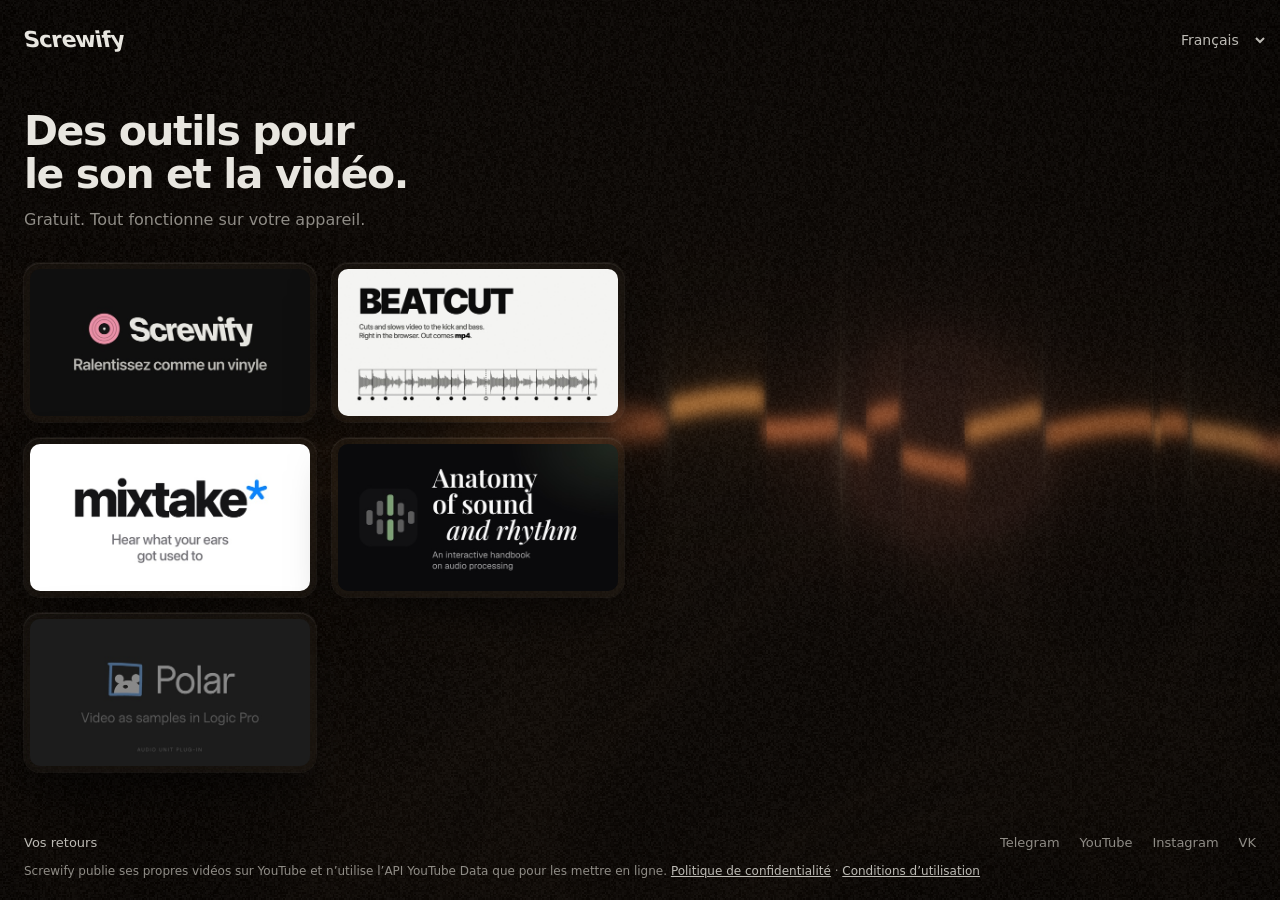
<file: fr/index.html>
<!doctype html>
<html lang="fr">
<head>
<meta charset="utf-8">
<meta name="viewport" content="width=device-width, initial-scale=1">
<meta name="color-scheme" content="dark">
<meta name="theme-color" content="#121113">
<meta name="robots" content="noindex">
<!-- Адрес только ради превью ссылки на этом языке: мессенджеры берут его из разметки и код
     страницы не выполняют. Людей сразу отправляем на основную страницу, всё после # сохраняется.
     Ссылку «Поделиться» (#to=…) – в корень без ?lang: расширение узнаёт себя только на адресе ровно
     https://screwify.space/ (content.js, screwedIsLanding), а язык идёт через sessionStorage. -->
<title>Screwify</title>
<meta name="description" content="Ouvrez-le dans Chrome avec Screwify pour l’entendre ralenti, comme un disque.">
<meta property="og:type" content="website">
<meta property="og:locale" content="fr_FR">
<meta property="og:title" content="Screwify – un morceau ralenti pour vous">
<meta property="og:description" content="Ouvrez-le dans Chrome avec Screwify pour l’entendre ralenti, comme un disque.">
<meta property="og:url" content="https://screwify.space/fr/">
<meta property="og:image" content="https://screwify.space/fr/og.png">
<meta property="og:image:width" content="1400">
<meta property="og:image:height" content="560">
<meta name="twitter:card" content="summary_large_image">
<link rel="icon" href="../icon.svg" type="image/svg+xml">
<style>html { background: #121113; }</style>
<script>
(() => {
  const h = location.hash, s = location.search;
  if (/(^#|&)to=/.test(h) && !s) {
    try { sessionStorage.setItem('screwify-lang', 'fr'); location.replace('../' + h); return; } catch (e) {}
  }
  location.replace('../?lang=fr' + s.replace(/^\?/, '&') + h);
})();
</script>
<noscript><meta http-equiv="refresh" content="0;url=../"></noscript>
</head>
<body></body>
</html>
</file>
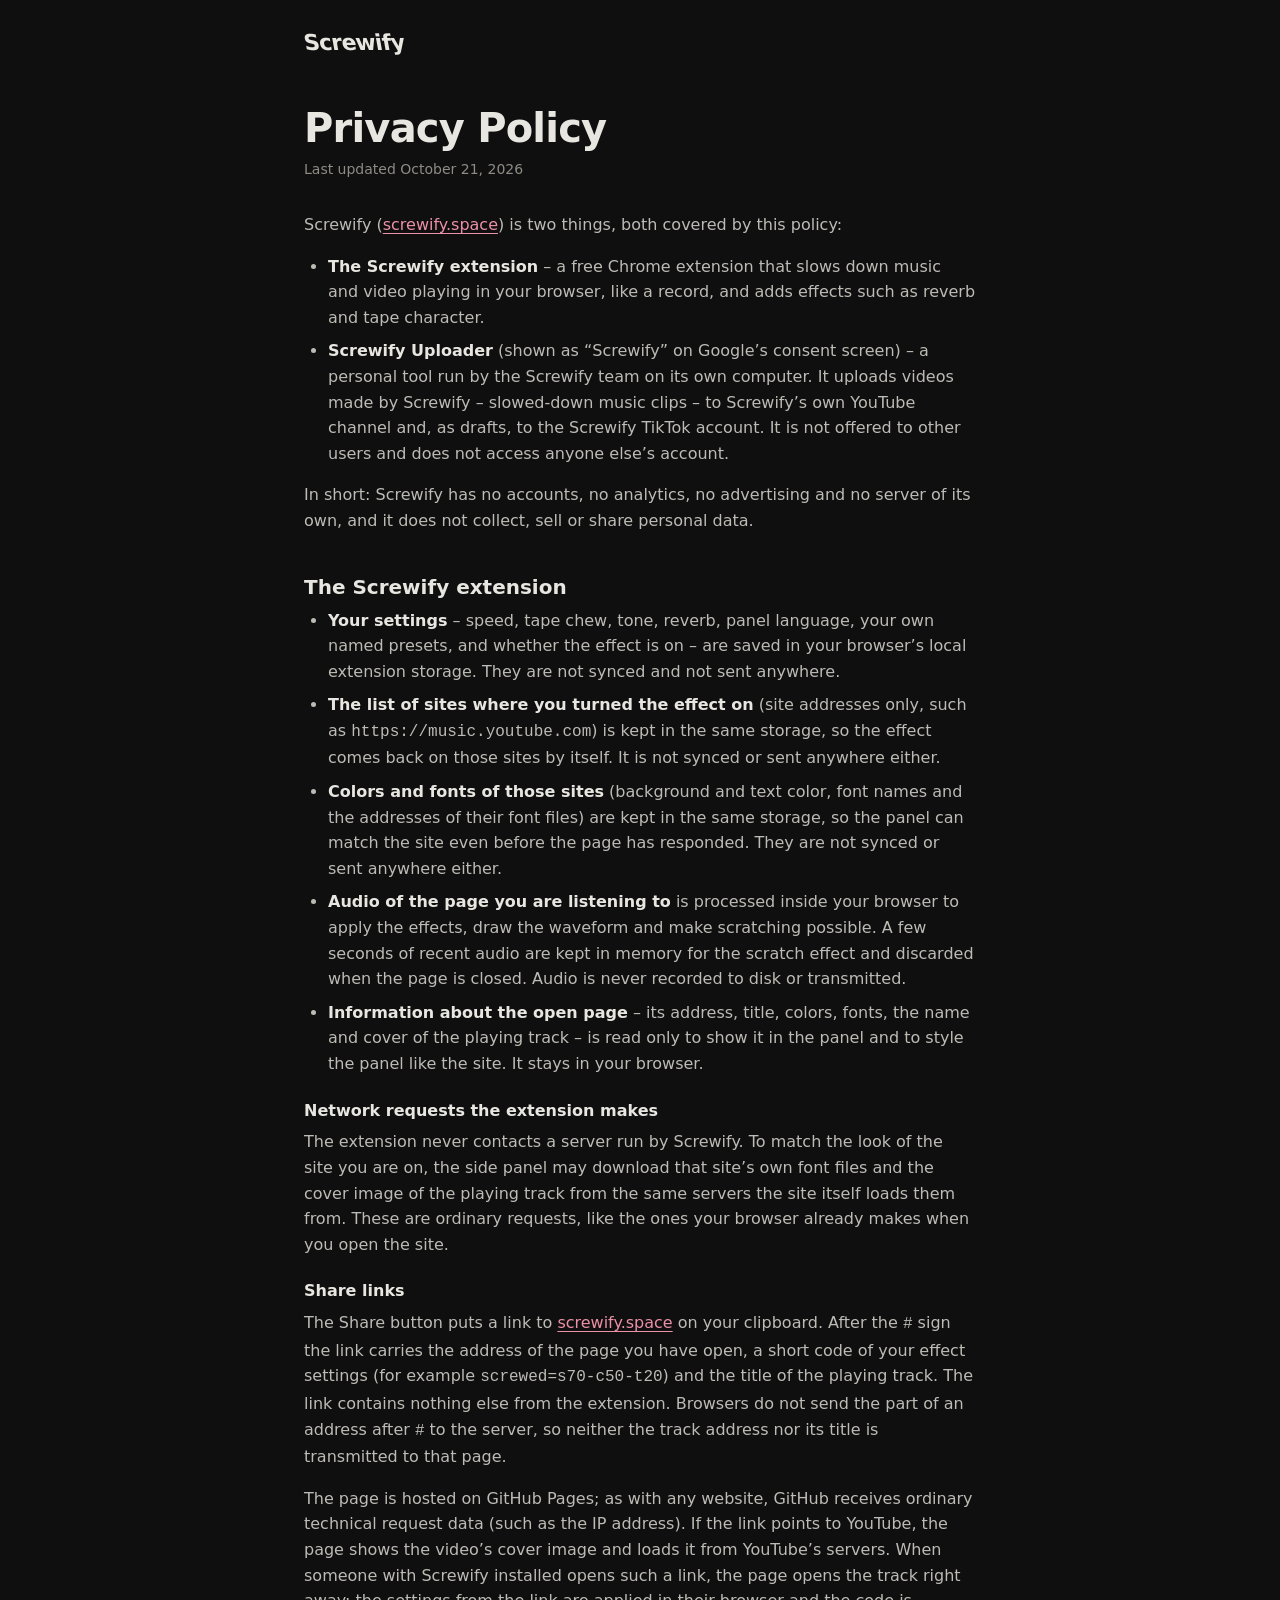
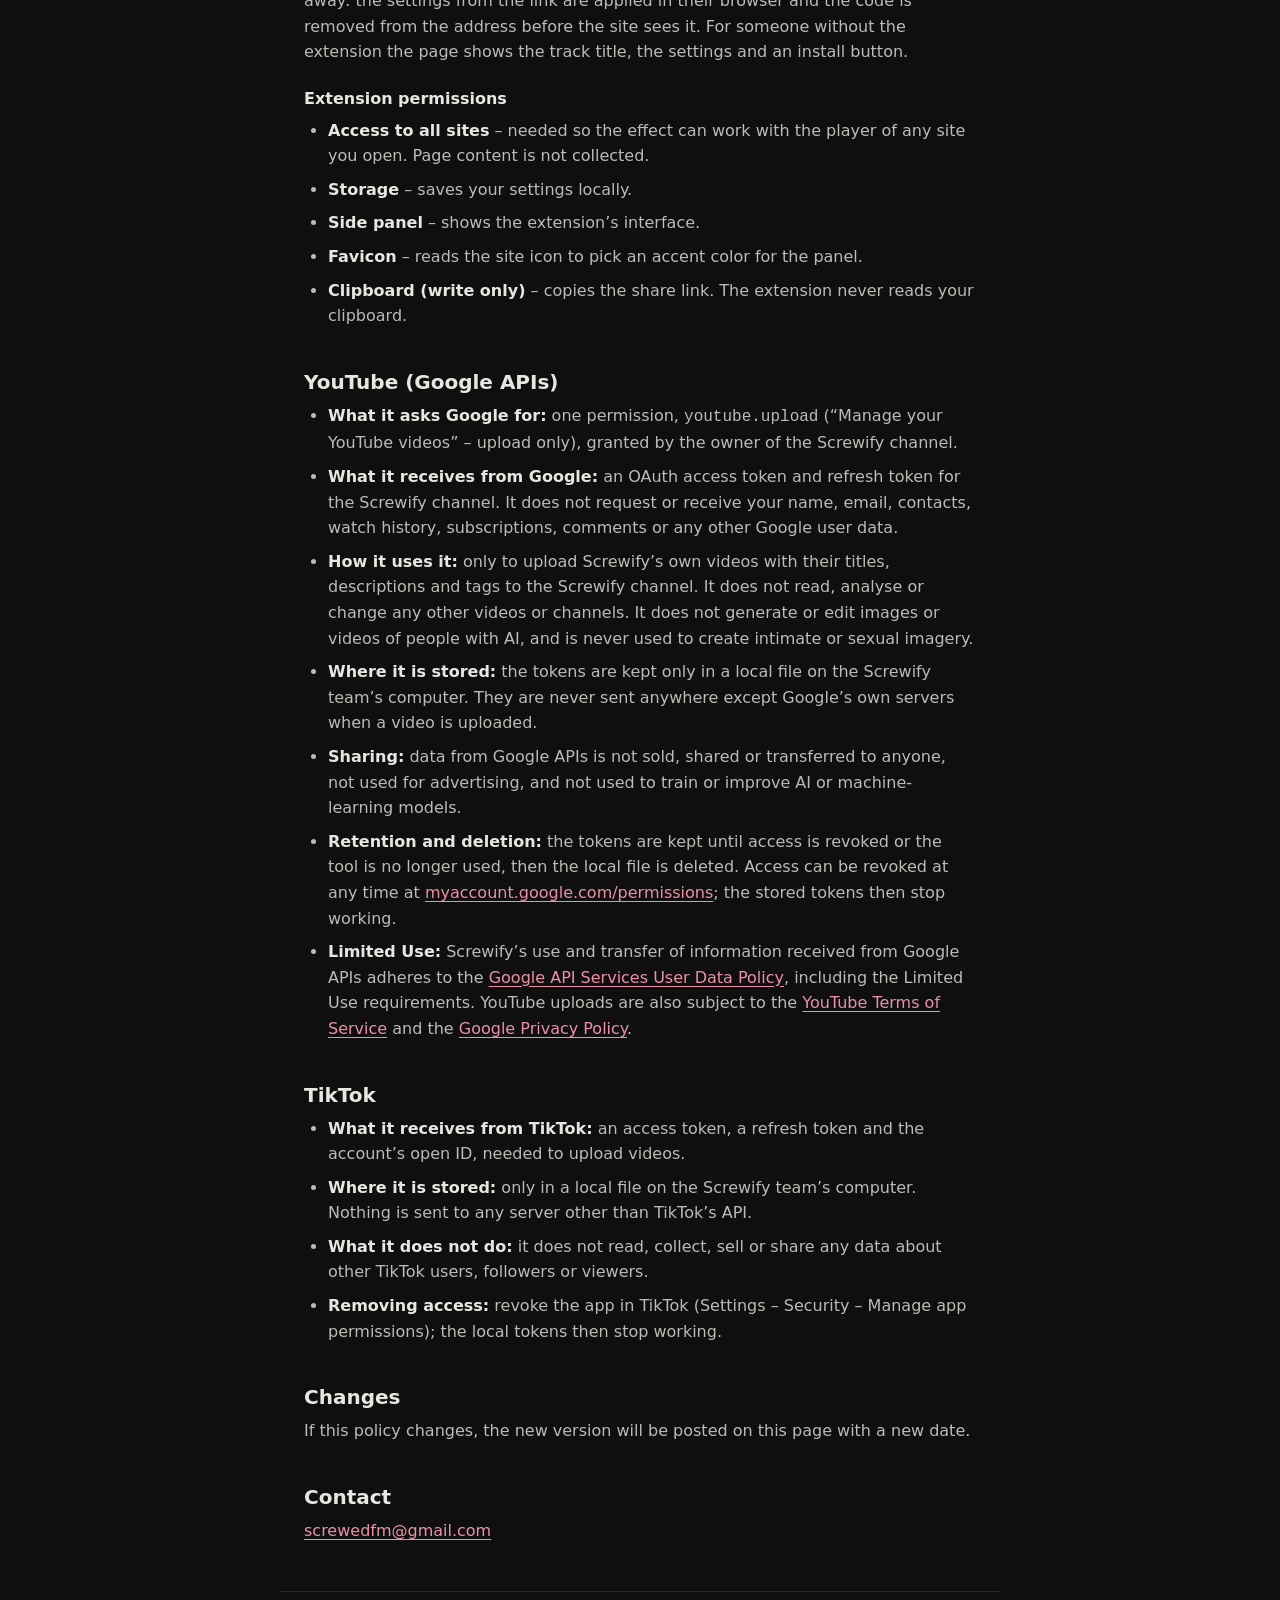
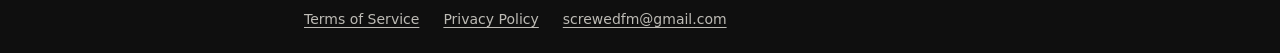
<file: privacy/index.html>
<!doctype html>
<html lang="en">
<head>
<meta charset="utf-8">
<meta name="viewport" content="width=device-width, initial-scale=1">
<meta name="color-scheme" content="dark">
<meta name="theme-color" content="#0f0f0f">
<title>Screwify – Privacy Policy</title>
<meta name="description" content="Privacy Policy for Screwify: the Chrome extension and the tool that uploads Screwify videos to the Screwify YouTube channel and TikTok account.">
<link rel="icon" href="../icon.svg" type="image/svg+xml">
<link rel="stylesheet" href="../panel/palette.css">
<link rel="stylesheet" href="../legal.css">
</head>
<body>
<header><a class="wordmark" href="../" aria-label="Screwify">Screwify</a></header>
<main>
<h1>Privacy Policy</h1>
<p class="updated">Last updated October 21, 2026</p>
<p>Screwify (<a href="https://screwify.space/">screwify.space</a>) is two things, both covered by this policy:</p>
<ul>
  <li><strong>The Screwify extension</strong> – a free Chrome extension that slows down music and video playing in your browser, like a record, and adds effects such as reverb and tape character.</li>
  <li><strong>Screwify Uploader</strong> (shown as “Screwify” on Google’s consent screen) – a personal tool run by the Screwify team on its own computer. It uploads videos made by Screwify – slowed-down music clips – to Screwify’s own YouTube channel and, as drafts, to the Screwify TikTok account. It is not offered to other users and does not access anyone else’s account.</li>
</ul>
<p>In short: Screwify has no accounts, no analytics, no advertising and no server of its own, and it does not collect, sell or share personal data.</p>

<h2>The Screwify extension</h2>
<ul>
  <li><strong>Your settings</strong> – speed, tape chew, tone, reverb, panel language, your own named presets, and whether the effect is on – are saved in your browser’s local extension storage. They are not synced and not sent anywhere.</li>
  <li><strong>The list of sites where you turned the effect on</strong> (site addresses only, such as <code>https://music.youtube.com</code>) is kept in the same storage, so the effect comes back on those sites by itself. It is not synced or sent anywhere either.</li>
  <li><strong>Colors and fonts of those sites</strong> (background and text color, font names and the addresses of their font files) are kept in the same storage, so the panel can match the site even before the page has responded. They are not synced or sent anywhere either.</li>
  <li><strong>Audio of the page you are listening to</strong> is processed inside your browser to apply the effects, draw the waveform and make scratching possible. A few seconds of recent audio are kept in memory for the scratch effect and discarded when the page is closed. Audio is never recorded to disk or transmitted.</li>
  <li><strong>Information about the open page</strong> – its address, title, colors, fonts, the name and cover of the playing track – is read only to show it in the panel and to style the panel like the site. It stays in your browser.</li>
</ul>

<h3>Network requests the extension makes</h3>
<p>The extension never contacts a server run by Screwify. To match the look of the site you are on, the side panel may download that site’s own font files and the cover image of the playing track from the same servers the site itself loads them from. These are ordinary requests, like the ones your browser already makes when you open the site.</p>

<h3>Share links</h3>
<p>The Share button puts a link to <a href="https://screwify.space/">screwify.space</a> on your clipboard. After the <code>#</code> sign the link carries the address of the page you have open, a short code of your effect settings (for example <code>screwed=s70-c50-t20</code>) and the title of the playing track. The link contains nothing else from the extension. Browsers do not send the part of an address after <code>#</code> to the server, so neither the track address nor its title is transmitted to that page.</p>
<p>The page is hosted on GitHub Pages; as with any website, GitHub receives ordinary technical request data (such as the IP address). If the link points to YouTube, the page shows the video’s cover image and loads it from YouTube’s servers. When someone with Screwify installed opens such a link, the page opens the track right away: the settings from the link are applied in their browser and the code is removed from the address before the site sees it. For someone without the extension the page shows the track title, the settings and an install button.</p>

<h3>Extension permissions</h3>
<ul>
  <li><strong>Access to all sites</strong> – needed so the effect can work with the player of any site you open. Page content is not collected.</li>
  <li><strong>Storage</strong> – saves your settings locally.</li>
  <li><strong>Side panel</strong> – shows the extension’s interface.</li>
  <li><strong>Favicon</strong> – reads the site icon to pick an accent color for the panel.</li>
  <li><strong>Clipboard (write only)</strong> – copies the share link. The extension never reads your clipboard.</li>
</ul>

<h2>YouTube (Google APIs)</h2>
<ul>
  <li><strong>What it asks Google for:</strong> one permission, <code>youtube.upload</code> (“Manage your YouTube videos” – upload only), granted by the owner of the Screwify channel.</li>
  <li><strong>What it receives from Google:</strong> an OAuth access token and refresh token for the Screwify channel. It does not request or receive your name, email, contacts, watch history, subscriptions, comments or any other Google user data.</li>
  <li><strong>How it uses it:</strong> only to upload Screwify’s own videos with their titles, descriptions and tags to the Screwify channel. It does not read, analyse or change any other videos or channels. It does not generate or edit images or videos of people with AI, and is never used to create intimate or sexual imagery.</li>
  <li><strong>Where it is stored:</strong> the tokens are kept only in a local file on the Screwify team’s computer. They are never sent anywhere except Google’s own servers when a video is uploaded.</li>
  <li><strong>Sharing:</strong> data from Google APIs is not sold, shared or transferred to anyone, not used for advertising, and not used to train or improve AI or machine-learning models.</li>
  <li><strong>Retention and deletion:</strong> the tokens are kept until access is revoked or the tool is no longer used, then the local file is deleted. Access can be revoked at any time at <a href="https://myaccount.google.com/permissions">myaccount.google.com/permissions</a>; the stored tokens then stop working.</li>
  <li><strong>Limited Use:</strong> Screwify’s use and transfer of information received from Google APIs adheres to the <a href="https://developers.google.com/terms/api-services-user-data-policy">Google API Services User Data Policy</a>, including the Limited Use requirements. YouTube uploads are also subject to the <a href="https://www.youtube.com/t/terms">YouTube Terms of Service</a> and the <a href="https://policies.google.com/privacy">Google Privacy Policy</a>.</li>
</ul>

<h2>TikTok</h2>
<ul>
  <li><strong>What it receives from TikTok:</strong> an access token, a refresh token and the account’s open ID, needed to upload videos.</li>
  <li><strong>Where it is stored:</strong> only in a local file on the Screwify team’s computer. Nothing is sent to any server other than TikTok’s API.</li>
  <li><strong>What it does not do:</strong> it does not read, collect, sell or share any data about other TikTok users, followers or viewers.</li>
  <li><strong>Removing access:</strong> revoke the app in TikTok (Settings – Security – Manage app permissions); the local tokens then stop working.</li>
</ul>

<h2>Changes</h2>
<p>If this policy changes, the new version will be posted on this page with a new date.</p>

<h2>Contact</h2>
<p><a href="mailto:screwedfm@gmail.com">screwedfm@gmail.com</a></p>
</main>
<footer><a href="../terms/">Terms of Service</a><a href="../privacy/">Privacy Policy</a><a href="mailto:screwedfm@gmail.com">screwedfm@gmail.com</a></footer>
</body>
</html>
</file>
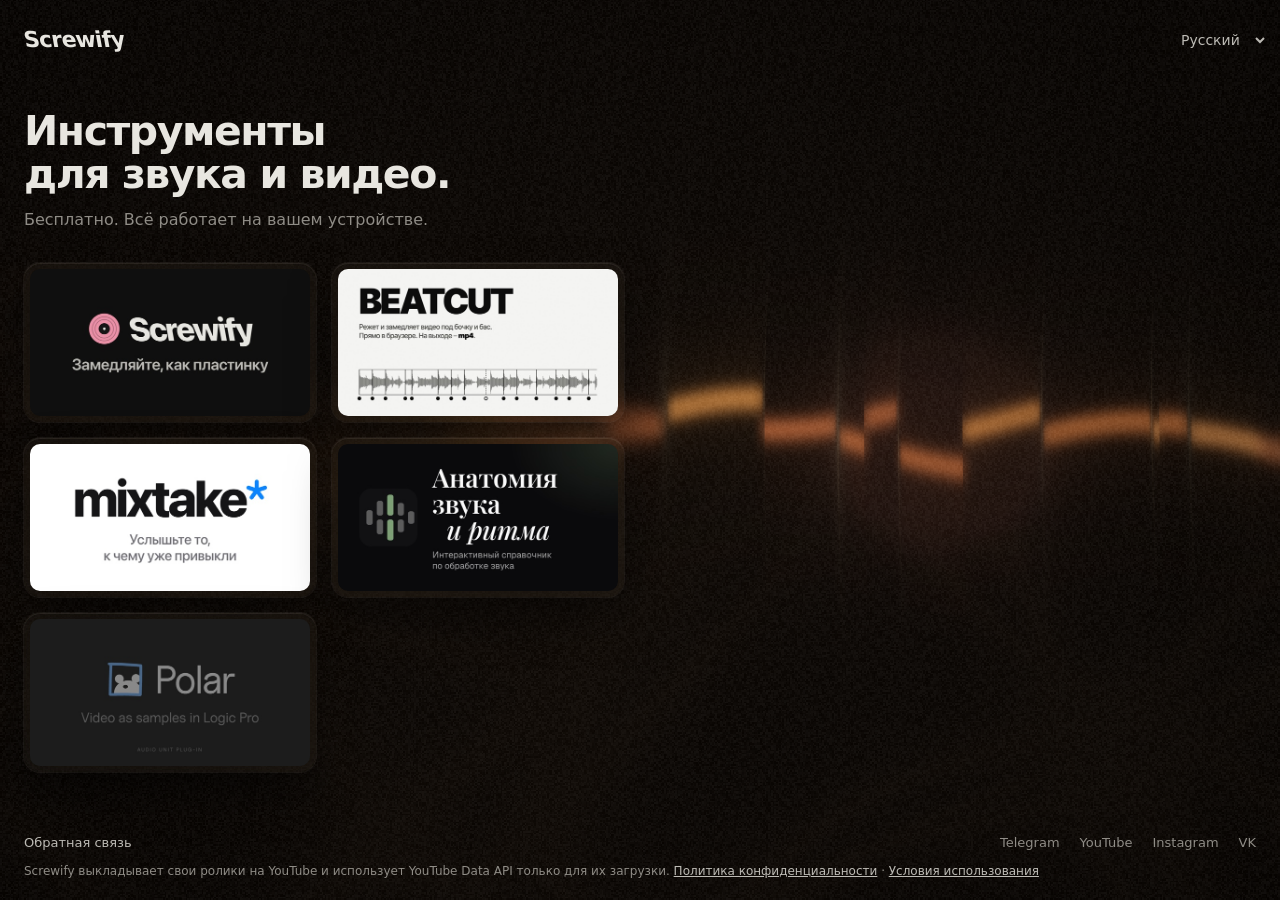
<file: ru/index.html>
<!doctype html>
<html lang="ru">
<head>
<meta charset="utf-8">
<meta name="viewport" content="width=device-width, initial-scale=1">
<meta name="color-scheme" content="dark">
<meta name="theme-color" content="#121113">
<meta name="robots" content="noindex">
<!-- Адрес только ради превью ссылки на этом языке: мессенджеры берут его из разметки и код
     страницы не выполняют. Людей сразу отправляем на основную страницу, всё после # сохраняется.
     Ссылку «Поделиться» (#to=…) – в корень без ?lang: расширение узнаёт себя только на адресе ровно
     https://screwify.space/ (content.js, screwedIsLanding), а язык идёт через sessionStorage. -->
<title>Screwify</title>
<meta name="description" content="Откройте в Chrome с расширением Screwify, чтобы услышать его замедленным, как пластинку.">
<meta property="og:type" content="website">
<meta property="og:locale" content="ru_RU">
<meta property="og:title" content="Screwify – вам прислали замедленный трек">
<meta property="og:description" content="Откройте в Chrome с расширением Screwify, чтобы услышать его замедленным, как пластинку.">
<meta property="og:url" content="https://screwify.space/ru/">
<meta property="og:image" content="https://screwify.space/ru/og.png">
<meta property="og:image:width" content="1400">
<meta property="og:image:height" content="560">
<meta name="twitter:card" content="summary_large_image">
<link rel="icon" href="../icon.svg" type="image/svg+xml">
<style>html { background: #121113; }</style>
<script>
(() => {
  const h = location.hash, s = location.search;
  if (/(^#|&)to=/.test(h) && !s) {
    try { sessionStorage.setItem('screwify-lang', 'ru'); location.replace('../' + h); return; } catch (e) {}
  }
  location.replace('../?lang=ru' + s.replace(/^\?/, '&') + h);
})();
</script>
<noscript><meta http-equiv="refresh" content="0;url=../"></noscript>
</head>
<body></body>
</html>
</file>
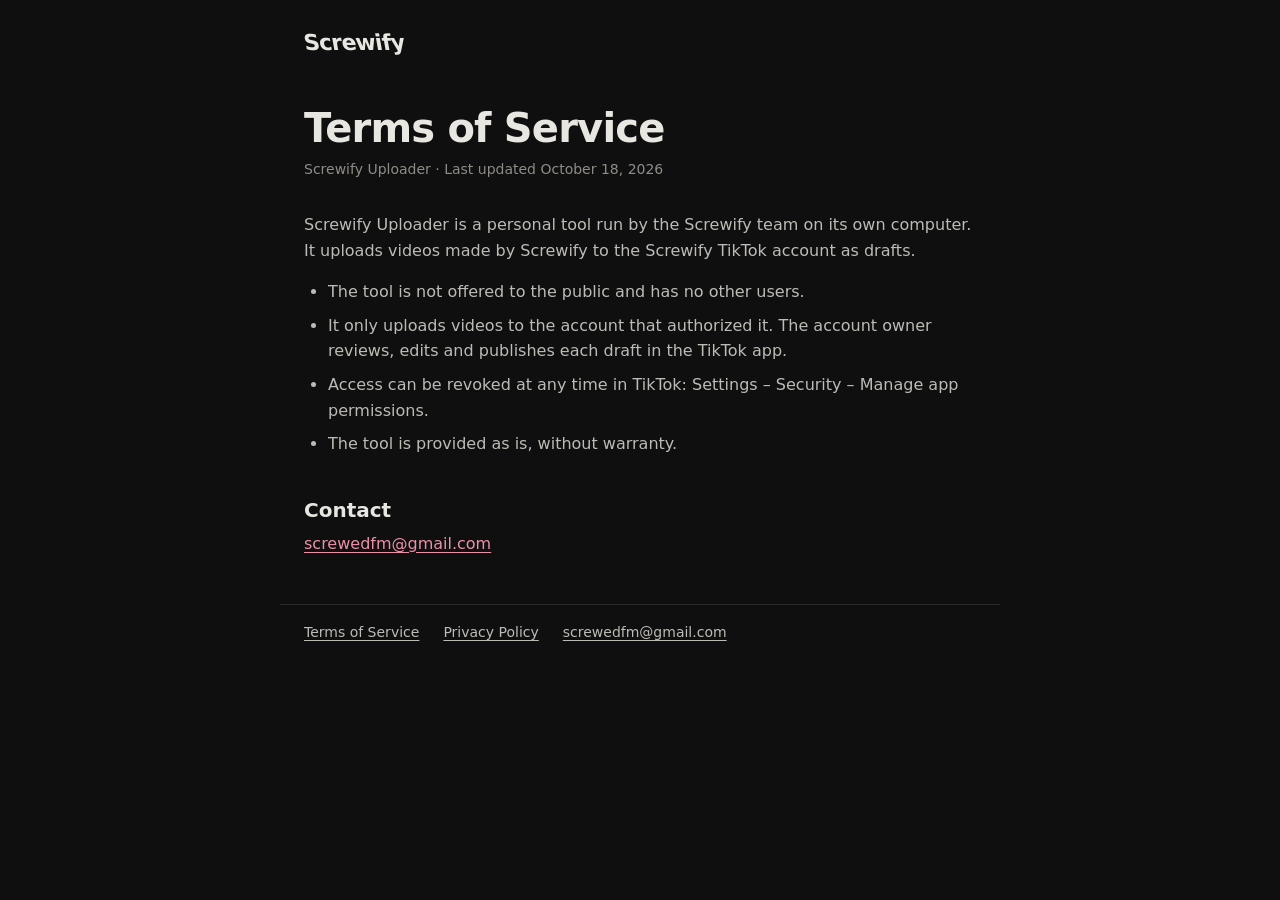
<file: terms/index.html>
<!doctype html>
<html lang="en">
<head>
<meta charset="utf-8">
<meta name="viewport" content="width=device-width, initial-scale=1">
<meta name="color-scheme" content="dark">
<meta name="theme-color" content="#0f0f0f">
<title>Screwify Uploader – Terms of Service</title>
<meta name="description" content="Terms of Service for Screwify Uploader, the tool that uploads Screwify videos to the Screwify TikTok account.">
<link rel="icon" href="../icon.svg" type="image/svg+xml">
<link rel="stylesheet" href="../panel/palette.css">
<link rel="stylesheet" href="../legal.css">
</head>
<body>
<header><a class="wordmark" href="../" aria-label="Screwify">Screwify</a></header>
<main>
<h1>Terms of Service</h1>
<p class="updated">Screwify Uploader · Last updated October 18, 2026</p>
<p>Screwify Uploader is a personal tool run by the Screwify team on its own computer. It uploads videos made by Screwify to the Screwify TikTok account as drafts.</p>
<ul>
  <li>The tool is not offered to the public and has no other users.</li>
  <li>It only uploads videos to the account that authorized it. The account owner reviews, edits and publishes each draft in the TikTok app.</li>
  <li>Access can be revoked at any time in TikTok: Settings – Security – Manage app permissions.</li>
  <li>The tool is provided as is, without warranty.</li>
</ul>
<h2>Contact</h2>
<p><a href="mailto:screwedfm@gmail.com">screwedfm@gmail.com</a></p>
</main>
<footer><a href="../terms/">Terms of Service</a><a href="../privacy/">Privacy Policy</a><a href="mailto:screwedfm@gmail.com">screwedfm@gmail.com</a></footer>
</body>
</html>
</file>
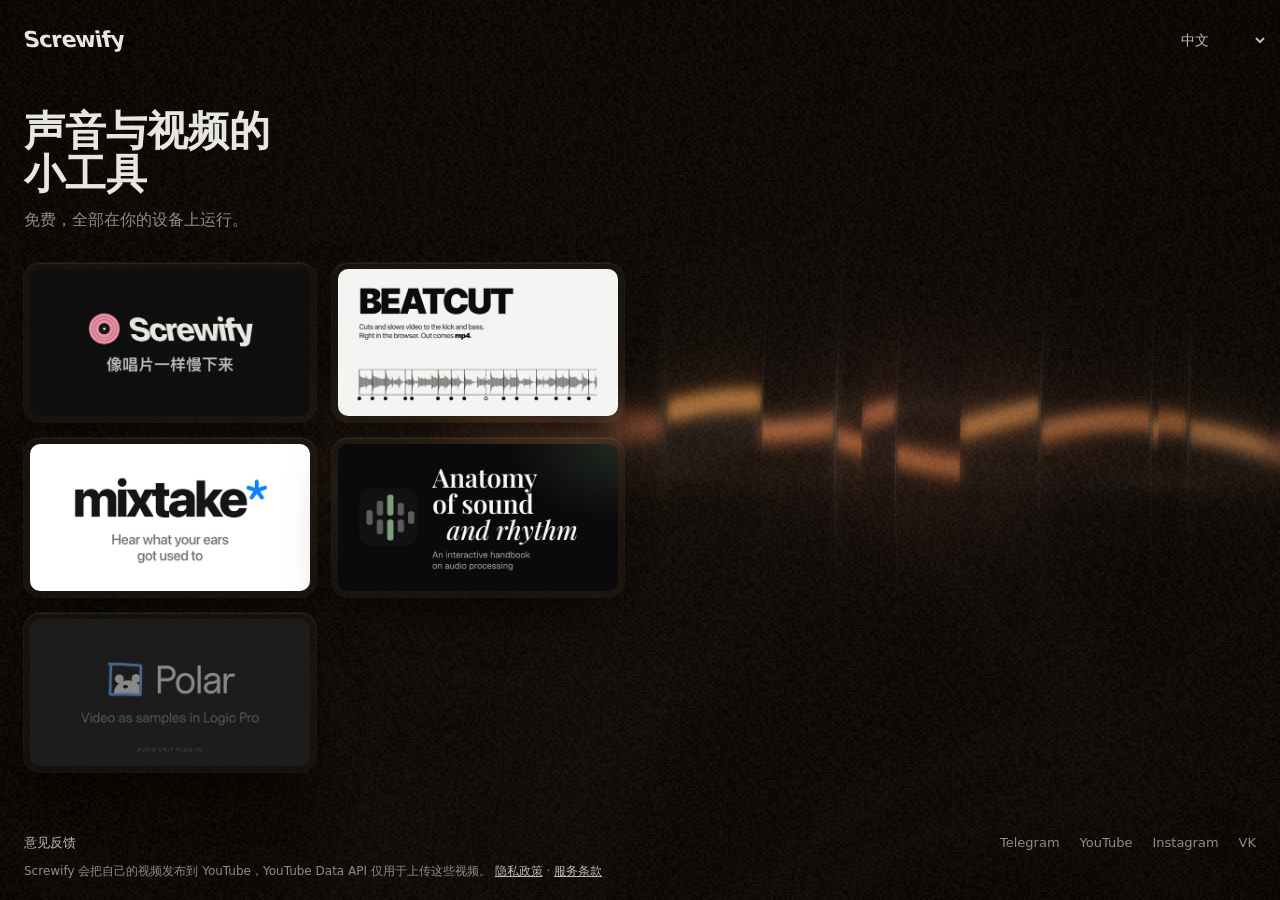
<file: zh/index.html>
<!doctype html>
<html lang="zh-CN">
<head>
<meta charset="utf-8">
<meta name="viewport" content="width=device-width, initial-scale=1">
<meta name="color-scheme" content="dark">
<meta name="theme-color" content="#121113">
<meta name="robots" content="noindex">
<!-- Адрес только ради превью ссылки на этом языке: мессенджеры берут его из разметки и код
     страницы не выполняют. Людей сразу отправляем на основную страницу, всё после # сохраняется.
     Ссылку «Поделиться» (#to=…) – в корень без ?lang: расширение узнаёт себя только на адресе ровно
     https://screwify.space/ (content.js, screwedIsLanding), а язык идёт через sessionStorage. -->
<title>Screwify</title>
<meta name="description" content="在 Chrome 中用 Screwify 打开，听它像唱片一样慢放。">
<meta property="og:type" content="website">
<meta property="og:locale" content="zh_CN">
<meta property="og:title" content="Screwify：给你的一首慢放歌曲">
<meta property="og:description" content="在 Chrome 中用 Screwify 打开，听它像唱片一样慢放。">
<meta property="og:url" content="https://screwify.space/zh/">
<meta property="og:image" content="https://screwify.space/zh/og.png">
<meta property="og:image:width" content="1400">
<meta property="og:image:height" content="560">
<meta name="twitter:card" content="summary_large_image">
<link rel="icon" href="../icon.svg" type="image/svg+xml">
<style>html { background: #121113; }</style>
<script>
(() => {
  const h = location.hash, s = location.search;
  if (/(^#|&)to=/.test(h) && !s) {
    try { sessionStorage.setItem('screwify-lang', 'zh'); location.replace('../' + h); return; } catch (e) {}
  }
  location.replace('../?lang=zh' + s.replace(/^\?/, '&') + h);
})();
</script>
<noscript><meta http-equiv="refresh" content="0;url=../"></noscript>
</head>
<body></body>
</html>
</file>
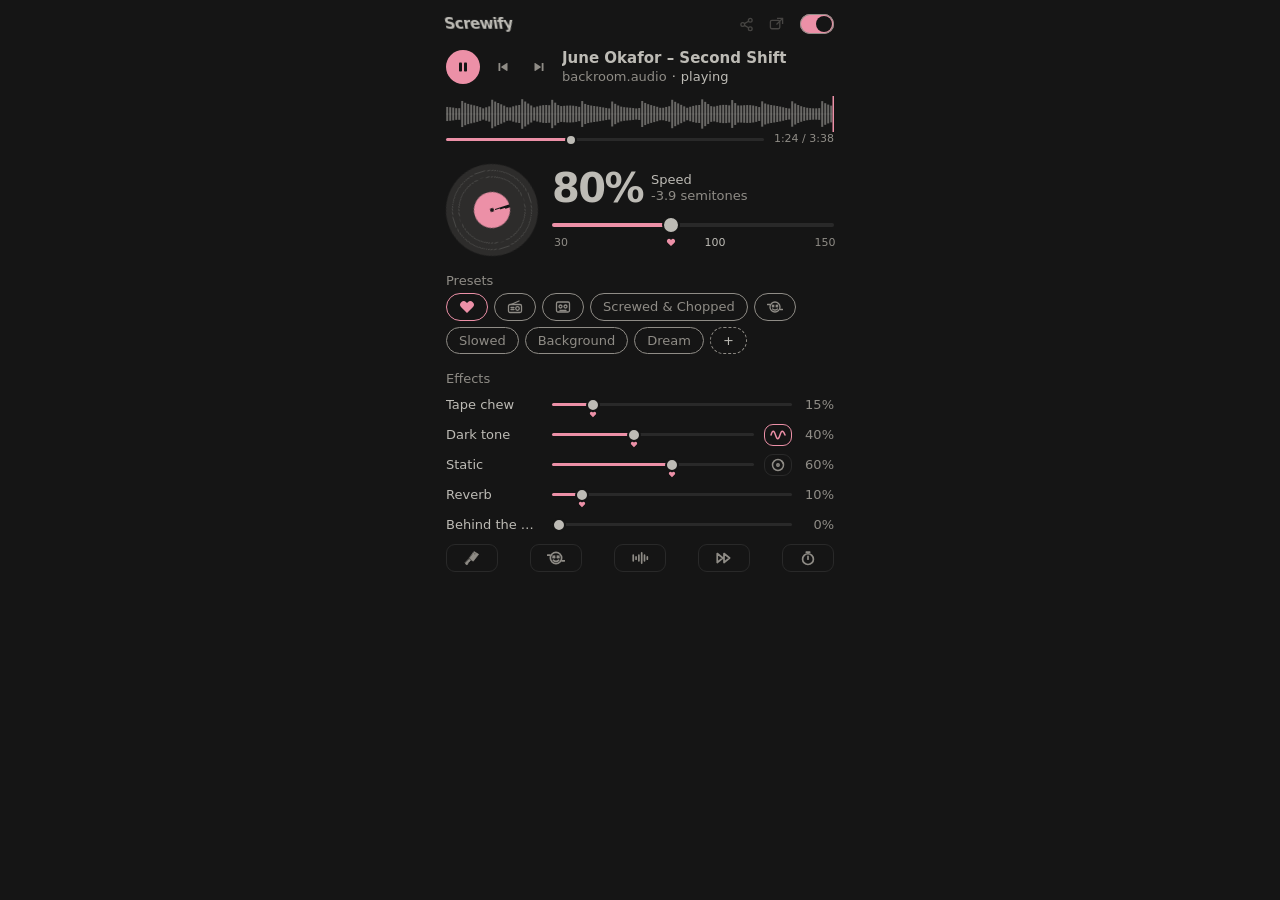
<file: panel/panel.html>
<!doctype html>
<html lang="en">
<head>
  <script src="shim.js?v=f77f59b223"></script>
  <meta charset="utf-8">
  <meta name="viewport" content="width=device-width, initial-scale=1">
  <title>Screwify</title>
  <link rel="stylesheet" href="panel.css?v=f77f59b223">
  <link rel="stylesheet" href="demo.css?v=f77f59b223">
</head>
<body>
  <!-- Весь интерфейс внутри #app: его целиком переносим в окно поверх всех окон и обратно.
       Тексты подставляет panel.js из i18n.js по атрибутам data-i18n*. -->
  <div id="app">
  <!-- обложка текущего трека: полоса внизу окна, градиент и зерно (panel.js: setCover);
       лежит внутри #app, чтобы переезжать в мини-плеер вместе с ним -->
  <div id="backdrop" aria-hidden="true"></div>
  <header>
    <!-- вторая надпись — акцентная копия: проступает на удар бочки (меняется только прозрачность) -->
    <h1 class="logo" dir="ltr"><span class="logo-text">Screwify</span><span class="logo-flash" id="logo-flash" aria-hidden="true">Screwify</span></h1>
    <div class="header-right">
      <button id="share" class="icon-btn" type="button" data-i18n-title="share" data-i18n-aria="share">
        <svg viewBox="0 0 16 16" aria-hidden="true"><circle cx="12" cy="3.500" r="2"/><circle cx="4" cy="8" r="2"/><circle cx="12" cy="12.500" r="2"/><path d="M5.800 7l4.400-2.500M5.800 9l4.400 2.500"/></svg>
      </button>
      <button id="popout" class="icon-btn" type="button">
        <svg viewBox="0 0 16 16" aria-hidden="true"><rect x="1.500" y="3.500" width="10" height="9" rx="1.500"/><path d="M8.500 1.500h6v6M14.500 1.500l-6.500 6.500"/></svg>
      </button>
      <label class="switch power" data-i18n-title="on">
        <input type="checkbox" id="on" data-i18n-aria="on">
        <span class="track-sw"></span>
      </label>
    </div>
  </header>
  <div class="toast" id="toast" hidden></div>
  <!-- расширение не видит звук вкладки: перезагрузка подключает его заново -->
  <div class="rescue" id="rescue" hidden>
    <span id="rescue-text"></span>
    <button id="restart" class="text-btn" type="button" data-i18n="restart"></button>
  </div>

  <!-- что играет: кнопка «играть» и трек — одной строкой, под ними волна и перемотка -->
  <section class="now" aria-live="polite">
    <div class="track">
      <button id="playpause" class="pp" type="button" data-i18n-aria="pause">
        <svg class="icon-pause" viewBox="0 0 12 12" aria-hidden="true"><rect x="2" y="1.500" width="3" height="9" rx=".800"/><rect x="7" y="1.500" width="3" height="9" rx=".800"/></svg>
        <svg class="icon-play" viewBox="0 0 12 12" aria-hidden="true"><path d="M3 1.600v8.800c0 .400.400.600.700.400l6.600-4.400a.500.500 0 0 0 0-.800L3.700 1.200c-.300-.200-.700 0-.700.400z"/></svg>
      </button>
      <button id="prevtrack" class="skip" type="button" data-i18n-aria="prevTrack" data-i18n-title="prevTrack">
        <svg viewBox="0 0 12 12" aria-hidden="true"><rect x="1.500" y="2" width="1.800" height="8" rx=".500"/><path d="M10.500 2.400v7.200c0 .400-.400.600-.700.400L4.500 6.400a.500.500 0 0 1 0-.800L9.800 2c.300-.200.700 0 .700.400z"/></svg>
      </button>
      <button id="nexttrack" class="skip" type="button" data-i18n-aria="nextTrack" data-i18n-title="nextTrack">
        <svg viewBox="0 0 12 12" aria-hidden="true"><rect x="8.700" y="2" width="1.800" height="8" rx=".500"/><path d="M1.500 2.400v7.200c0 .400.400.600.700.400l5.300-3.600a.500.500 0 0 0 0-.800L2.200 2c-.300-.200-.700 0-.700.400z"/></svg>
      </button>
      <div class="track-text">
        <div class="title" id="now-title"></div>
        <div class="now-row">
          <span class="host" id="now-host" dir="ltr"></span>
          <span class="state" id="now-state"></span>
        </div>
      </div>
    </div>
    <div class="note" id="now-note" hidden data-i18n="noMediaNote"></div>

    <div class="wave">
      <canvas id="wave" aria-hidden="true"></canvas>
      <span class="wave-hint" id="wave-hint" hidden></span>
    </div>
    <div class="progress" id="progress" hidden>
      <input type="range" id="seek" min="0" max="1" step="0.1" value="0" data-i18n-aria="position">
      <span class="time" id="time">0:00</span>
    </div>
  </section>

  <!-- главный инструмент: пластинка (скретч), скорость и её ползунок — один контрол -->
  <section class="deck">
    <div class="platter" aria-hidden="true">
      <div class="record" id="record"><div class="label" id="label"></div></div>
    </div>
    <div class="speed">
      <div class="readout">
        <output id="speed-out" class="digits" for="speed" dir="ltr"></output>
        <div class="readout-text">
          <label for="speed" data-i18n="speed"></label>
          <!-- сдвиг тона: «−6,2 полутона» -->
          <span class="sub"><span id="pitch-out"></span></span>
        </div>
      </div>
      <input type="range" id="speed" min="0.3" max="1.5" step="0.01">
      <div class="scale">
        <span style="--p:0" aria-hidden="true">30</span>
        <!-- 80% — скорость по умолчанию: на ней музыка звучит удачнее всего. Нажатие ставит её -->
        <button class="fav" type="button" style="--p:.417" data-fav="speed" data-value="0.8" data-i18n-aria="favSet"><svg viewBox="0 0 12 11" aria-hidden="true"><path d="M6 10.300 1.300 5.700a2.900 2.900 0 0 1 4.100-4.100l.600.600.600-.600a2.900 2.900 0 0 1 4.100 4.100z"/></svg></button>
        <span class="ref" style="--p:.583" aria-hidden="true">100</span>
        <span style="--p:1" aria-hidden="true">150</span>
      </div>
    </div>
  </section>

  <!-- пресеты: одна кнопка ставит сразу все ручки (список – SCREWED_PRESETS в defaults.js) -->
  <section class="presets">
    <h2 class="group" data-i18n="presets"></h2>
    <!-- свои пресеты идут в той же строке, что и готовые; «+» открывает поле имени -->
    <div class="preset-row">
      <span id="presets" class="contents"></span>
      <span id="user-presets" class="contents"></span>
    </div>
    <form class="preset-save" id="preset-form" hidden>
      <input id="preset-name" type="text" maxlength="16" autocomplete="off" data-i18n-placeholder="presetName">
      <button type="submit" class="preset on">OK</button>
    </form>
  </section>

  <!-- эффекты: ползунки (в нуле эффект выключен) и выключатели плавающего тона и чопов -->
  <main id="controls" class="effects">
    <h2 class="group" data-i18n="effects"></h2>
    <div class="row" data-i18n-title="chewTip">
      <label class="name" for="chewAmt" data-i18n="chew"></label>
      <!-- сердечко под дорожкой на 15% — рекомендуемая сила, она же по умолчанию; нажатие ставит её -->
      <span class="slider">
        <input type="range" id="chewAmt" min="0" max="1" step="0.01">
        <button class="fav" type="button" style="--p:.15" data-fav="chewAmt" data-value="0.15" data-i18n-aria="favSet"><svg viewBox="0 0 12 11" aria-hidden="true"><path d="M6 10.300 1.300 5.700a2.900 2.900 0 0 1 4.100-4.100l.600.600.600-.600a2.900 2.900 0 0 1 4.100 4.100z"/></svg></button>
      </span>
      <output id="chewAmt-out" for="chewAmt" dir="ltr"></output>
    </div>
    <div class="row vinyl">
      <label class="name" for="tone" data-i18n="tone"></label>
      <!-- и у тёмного тона: сердечко на 40%, оно же значение по умолчанию -->
      <span class="slider">
        <input type="range" id="tone" min="0" max="1" step="0.01">
        <button class="fav" type="button" style="--p:.4" data-fav="tone" data-value="0.4" data-i18n-aria="favSet"><svg viewBox="0 0 12 11" aria-hidden="true"><path d="M6 10.300 1.300 5.700a2.900 2.900 0 0 1 4.100-4.100l.600.600.600-.600a2.900 2.900 0 0 1 4.100 4.100z"/></svg></button>
      </span>
      <!-- плавающий тон – та же ручка, только она гуляет сама: волна-выключатель рядом с ползунком -->
      <label class="icon-sw" data-i18n-title="driftHint">
        <input type="checkbox" id="drift" data-i18n-aria="drift">
        <svg viewBox="0 0 16 14" aria-hidden="true"><path d="M1 7c1.500-5 3-5 4.500 0s3 5 4.500 0 3-5 5 0"/></svg>
      </label>
      <output id="tone-out" for="tone" dir="ltr"></output>
    </div>
    <div class="row vinyl" data-i18n-title="noiseTip">
      <label class="name" for="noise" data-i18n="noise"></label>
      <span class="slider">
        <input type="range" id="noise" min="0" max="1" step="0.01">
        <button class="fav" type="button" style="--p:.6" data-fav="noise" data-value="0.6" data-i18n-aria="favSet"><svg viewBox="0 0 12 11" aria-hidden="true"><path d="M6 10.300 1.300 5.700a2.900 2.900 0 0 1 4.100-4.100l.600.600.600-.600a2.900 2.900 0 0 1 4.100 4.100z"/></svg></button>
      </span>
      <!-- винил-треск – кнопка-пластинка рядом с шумом: фиксированный тихий уровень, щелчки случайны -->
      <label class="icon-sw" data-i18n-title="vinylTip">
        <input type="checkbox" id="vinyl" data-i18n-aria="vinyl">
        <svg viewBox="0 0 16 14" aria-hidden="true"><circle cx="8" cy="7" r="5.500"/><circle cx="8" cy="7" r="1.200"/><path d="M11.800 3.200a5.400 5.400 0 0 1 1.300 2"/></svg>
      </label>
      <output id="noise-out" for="noise" dir="ltr"></output>
    </div>
    <div class="row" data-i18n-title="reverbTip">
      <label class="name" for="reverb" data-i18n="reverb"></label>
      <span class="slider">
        <input type="range" id="reverb" min="0" max="1" step="0.01">
        <button class="fav" type="button" style="--p:.1" data-fav="reverb" data-value="0.1" data-i18n-aria="favSet"><svg viewBox="0 0 12 11" aria-hidden="true"><path d="M6 10.300 1.300 5.700a2.900 2.900 0 0 1 4.100-4.100l.600.600.600-.600a2.900 2.900 0 0 1 4.100 4.100z"/></svg></button>
      </span>
      <output id="reverb-out" for="reverb" dir="ltr"></output>
    </div>
    <div class="row" data-i18n-title="wallTip">
      <label class="name" for="wall" data-i18n="wall"></label>
      <span class="slider">
        <input type="range" id="wall" min="0" max="1" step="0.01">
      </span>
      <output id="wall-out" for="wall" dir="ltr"></output>
    </div>
    <!-- кнопки-включатели в одну линию: подсвечены, когда включены; подсказка – название и описание -->
    <div class="icon-row">
      <label class="icon-sw" data-i18n-name="chop" data-i18n-title="chopHint">
        <input type="checkbox" id="chop" data-i18n-aria="chop">
        <svg viewBox="0 0 16 14" aria-hidden="true"><path fill="currentColor" stroke-width=".6" fill-rule="evenodd" d="M10 1.400 13.900 3.700 9.100 9.800 7.200 8.600 5.900 7.100Z M10.400 2.500a.7.7 0 1 0 0 1.400.7.7 0 0 0 0-1.400Z"/><path fill="currentColor" stroke-width=".6" d="M5.500 7.800 6.700 9.200 4.600 11.300 4 12.700 2.800 12.900 2 11.500Z"/></svg>
      </label>
      <label class="icon-sw" data-i18n-name="glitch" data-i18n-title="glitchTip">
        <input type="checkbox" id="glitch" data-i18n-aria="glitch">
        <svg viewBox="0 0 16 14" aria-hidden="true"><circle cx="8" cy="7" r="5"/><path d="M5.400 5.300l1.400 1.400M6.800 5.300 5.400 6.700M9.200 5.300l1.400 1.400M10.600 5.300 9.200 6.700M5.600 9c1.400 1.200 3.400 1.200 4.800 0M.5 4.500h2.300M13.200 9.500h2.300"/></svg>
      </label>
      <label class="icon-sw" data-i18n-name="level" data-i18n-title="levelHint">
        <input type="checkbox" id="level" data-i18n-aria="level">
        <svg viewBox="0 0 16 14" aria-hidden="true"><path d="M2 4.500v5M4.500 6v2M7 4.500v5M9.500 2.500v9M12 4.500v5M14.500 6v2"/></svg>
      </label>
      <label class="icon-sw" data-i18n-name="adSkip" data-i18n-title="adSkipHint">
        <input type="checkbox" id="adSkip" data-i18n-aria="adSkip">
        <svg viewBox="0 0 16 14" aria-hidden="true"><path d="M2 3l5 4-5 4zM8 3l5 4-5 4z"/></svg>
      </label>
      <button id="sleep" class="icon-sw" type="button" data-i18n-name="sleep" data-i18n-title="sleepTip" data-i18n-aria="sleep">
        <svg viewBox="0 0 16 14" aria-hidden="true"><circle cx="8" cy="8" r="4.800"/><path d="M8 8V5.500M6.500 1.800h3"/></svg>
        <span class="sleep-n" id="sleep-n" hidden></span>
      </button>
    </div>
  </main>

  <!-- второстепенное: язык, сброс, справка по клавишам -->
  <footer>
    <div class="footer-line">
      <select id="lang" class="lang" data-i18n-aria="language"></select>
      <button id="reset" class="text-btn" type="button" data-i18n="reset"></button>
    </div>
    <div class="keys-box">
      <dl class="keys" id="keys"></dl>
      <button id="shortcuts" class="text-btn" type="button" data-i18n="change"></button>
    </div>
  </footer>
  </div>

  <!-- вкладка-запускатель: из неё Chrome открывает окно поверх всех окон -->
  <div class="launch" id="launch" hidden>
    <div class="logo" dir="ltr">Screwify</div>
    <p id="launch-text"></p>
    <button id="launch-btn" type="button"></button>
    <p class="launch-error" id="launch-error" hidden></p>
  </div>

  <!-- пока плеер в отдельном окне, в боковой панели — только это -->
  <div class="popped" id="popped" hidden>
    <p id="popped-text"></p>
    <button id="popin" class="text-btn" type="button"></button>
  </div>

  <script src="defaults.js?v=f77f59b223"></script>
  <script src="i18n.js?v=f77f59b223"></script>
  <script src="panel.js?v=f77f59b223"></script>
  <script src="demo.js?v=f77f59b223"></script>
</body>
</html>
</file>
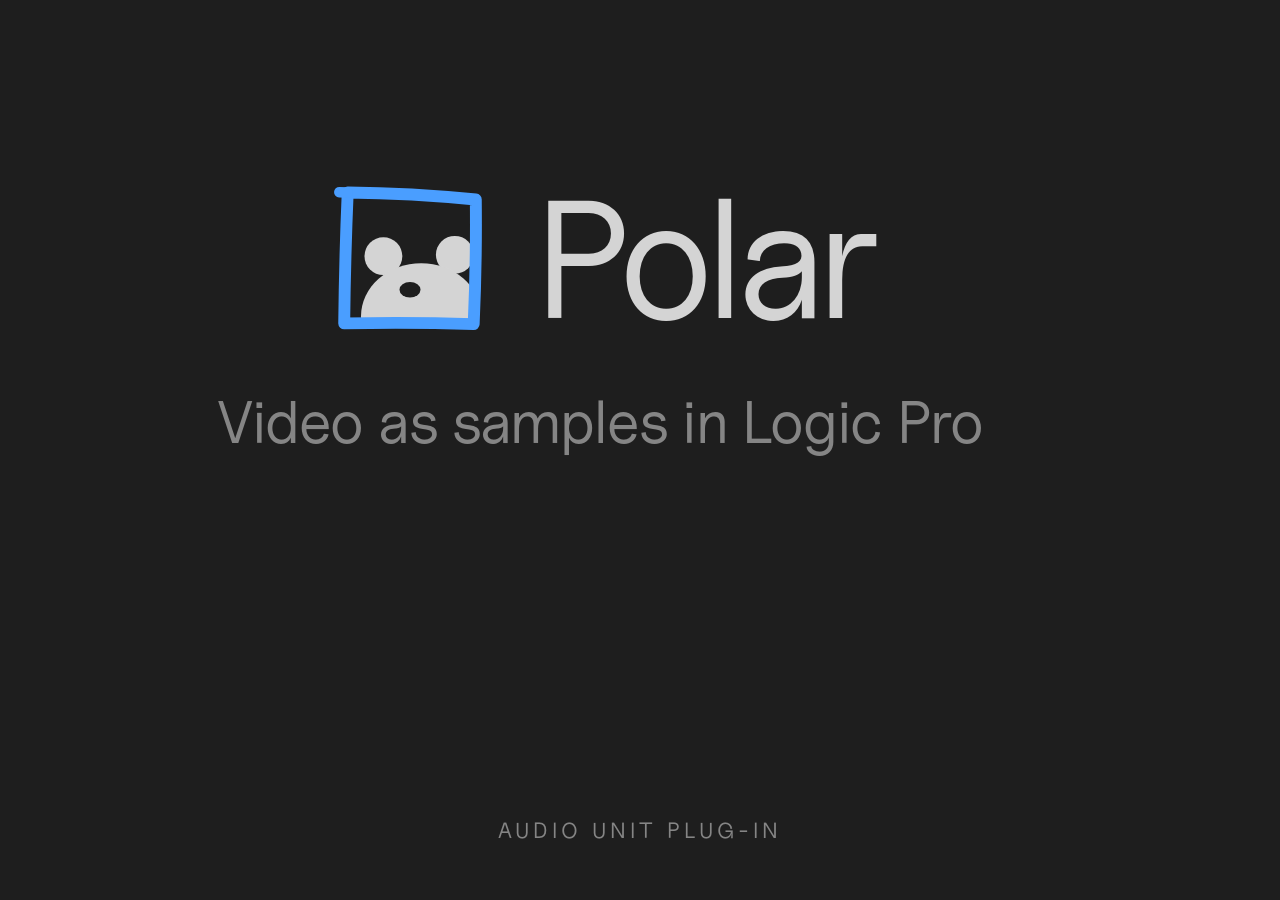
<file: tools/cover-polar.html>
<!doctype html>
<html lang="en">
<head>
<meta charset="utf-8">
<!-- Обложка Polar 1200×630 (плагин для Logic Pro, бывший VideoChop). Снимает tools/covers.sh.
     Знак, цвета и шрифт – как в самом плагине: VCMark и VCPalette в
     videochop/videochop-au/Sources/AU/ChopTheme.swift (рамка – signal #4A9EFF, медвежонок – ink #D4D4D4,
     фон – caseBase #1E1E1E), шрифт Uncut Sans (tools/fonts/, лицензия OFL). -->
<style>
@font-face { font-family: 'Uncut Sans'; src: url('fonts/UncutSans-Regular.woff2') format('woff2'); font-weight: 400; }
html, body { margin: 0; width: 1200px; height: 630px; overflow: hidden; background: #1e1e1e; }
body {
  box-sizing: border-box;
  display: flex; flex-direction: column; align-items: center; justify-content: center; gap: 46px;
  color: #d4d4d4;
  font-family: 'Uncut Sans', system-ui, sans-serif;
  -webkit-font-smoothing: antialiased;
}
.mark { display: flex; align-items: center; gap: 40px; }
.mark svg { width: 168px; height: 168px; }
.mark span { font-size: 168px; line-height: 1; letter-spacing: -.035em; }
.slogan { margin: 0; font-size: 60px; line-height: 1.1; color: #858585; letter-spacing: -.015em; }
.label { position: absolute; left: 0; right: 0; bottom: 56px; text-align: center;
  font-size: 22px; letter-spacing: .18em; text-transform: uppercase; color: #858585; }
</style>
</head>
<body>
<div class="mark">
  <svg viewBox="0 0 24 24" xmlns="http://www.w3.org/2000/svg" aria-hidden="true">
    <defs><clipPath id="f"><path d="M3.1 2.5 Q12.2 2.6 21.4 3.5 Q21.5 12.4 21.1 21.3 Q11.8 21.0 2.6 21.2 Q2.7 11.8 3.1 2.5 Z"/></clipPath></defs>
    <g clip-path="url(#f)" fill="#d4d4d4">
      <circle cx="8.2" cy="11.6" r="2.7"/><circle cx="18.4" cy="11.4" r="2.7"/>
      <ellipse cx="13.6" cy="20.2" rx="8.6" ry="7.6"/>
      <ellipse cx="12" cy="16.4" rx="1.5" ry="1.1" fill="#1e1e1e"/>
    </g>
    <path d="M3.1 2.5 Q12.2 2.6 21.4 3.5 Q21.5 12.4 21.1 21.3 Q11.8 21.0 2.6 21.2 Q2.7 11.8 3.1 2.5 Z" fill="none" stroke="#4a9eff" stroke-width="1.7" stroke-linejoin="round"/>
    <path d="M3.1 2.5 L1.9 2.45" fill="none" stroke="#4a9eff" stroke-width="1.5" stroke-linecap="round"/>
  </svg>
  <span>Polar</span>
</div>
<p class="slogan">Video as samples in Logic Pro</p>
<div class="label">Audio Unit plug-in</div>
</body>
</html>
</file>
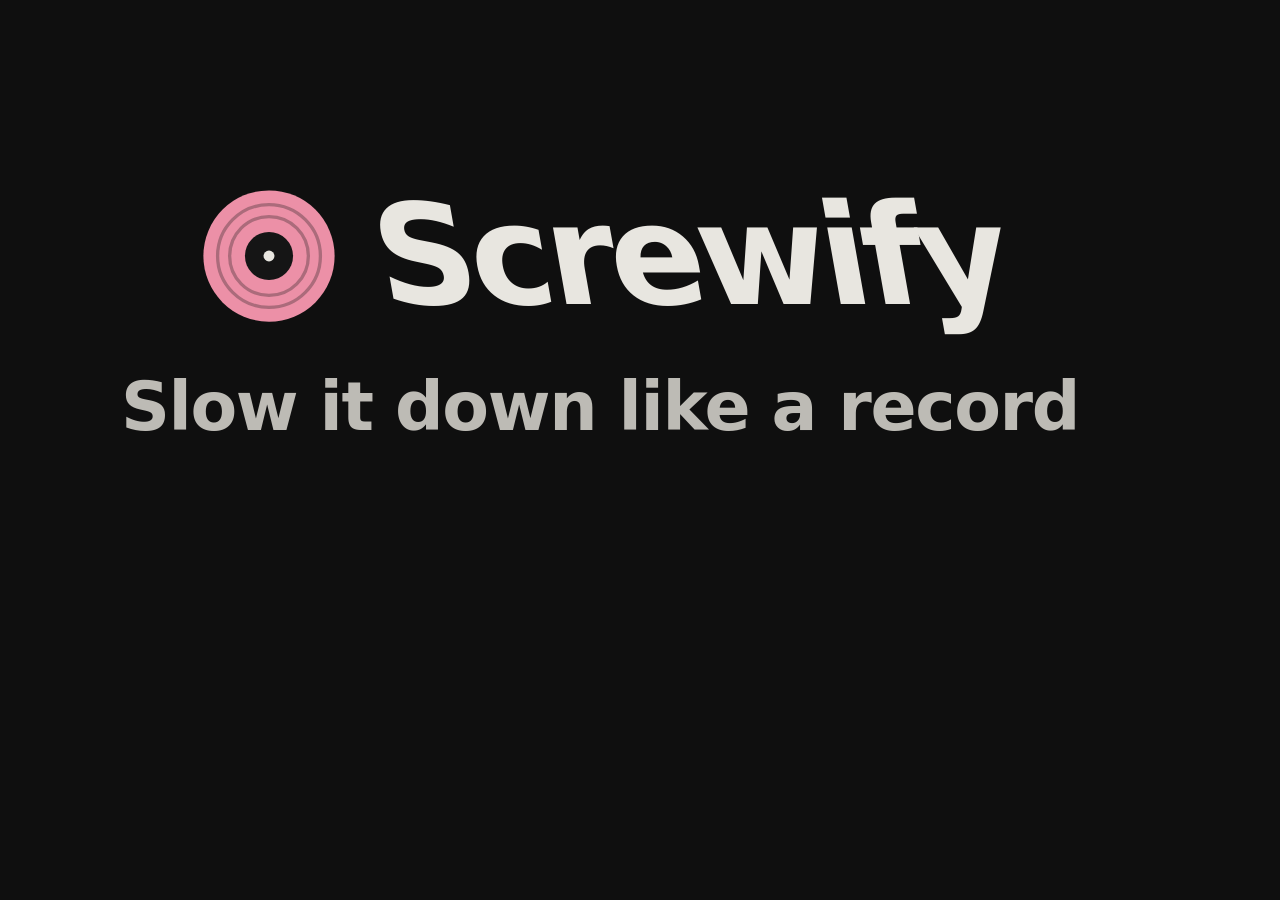
<file: tools/cover.html>
<!doctype html>
<html lang="en">
<head>
<meta charset="utf-8">
<!-- Обложки 1200×630 (логотип + лозунг) для приложений, у которых своей обложки нет:
     cover.html?app=screwify&lang=ru (Polar – отдельный tools/cover-polar.html). Снимает tools/covers.sh.
     Лозунги Screwify – как tagline на стенде магазина (apps/extension/store/render/common.js). -->
<style>
html, body { margin: 0; width: 1200px; height: 630px; overflow: hidden; background: #0f0f0f; }
body {
  box-sizing: border-box;
  display: flex; flex-direction: column; align-items: center; justify-content: center; gap: 44px;
  color: #E8E6E0;
  font-family: system-ui, -apple-system, "Segoe UI", Roboto, Helvetica, Arial, sans-serif;
  -webkit-font-smoothing: antialiased;
}
.mark { display: flex; align-items: center; gap: 36px; }
.mark img, .mark svg { width: 140px; height: 140px; }
.mark span { font-size: 140px; font-weight: 800; line-height: 1; letter-spacing: -.045em; transform: skewX(10deg); }
.slogan { margin: 0; font-size: 68px; font-weight: 600; line-height: 1.1; color: #BDBBB5; letter-spacing: -.02em; text-align: center; }
:lang(ar) .slogan { font-size: 72px; letter-spacing: 0; }
:lang(zh) .slogan { letter-spacing: 0; }
</style>
</head>
<body>
<div class="mark" dir="ltr" id="mark"></div>
<p class="slogan" id="slogan"></p>
<script>
const q = new URLSearchParams(location.search);
const app = q.get('app') || 'screwify';
const lang = q.get('lang') || 'en';
const SLOGANS = {
  screwify: {
    en: 'Slow it down like a record',
    ru: 'Замедляйте, как пластинку',
    zh: '像唱片一样慢下来',
    es: 'Ralentízalo como un disco',
    ar: 'أبطِئه كالأسطوانة',
    fr: 'Ralentissez comme un vinyle',
  },
};
document.documentElement.lang = lang;
document.documentElement.dir = lang === 'ar' ? 'rtl' : 'ltr';
document.getElementById('slogan').textContent = SLOGANS[app][lang] || SLOGANS[app].en;
const mark = document.getElementById('mark');
mark.innerHTML = '<img src="../icon.svg" alt=""><span>Screwify</span>';
</script>
</body>
</html>
</file>
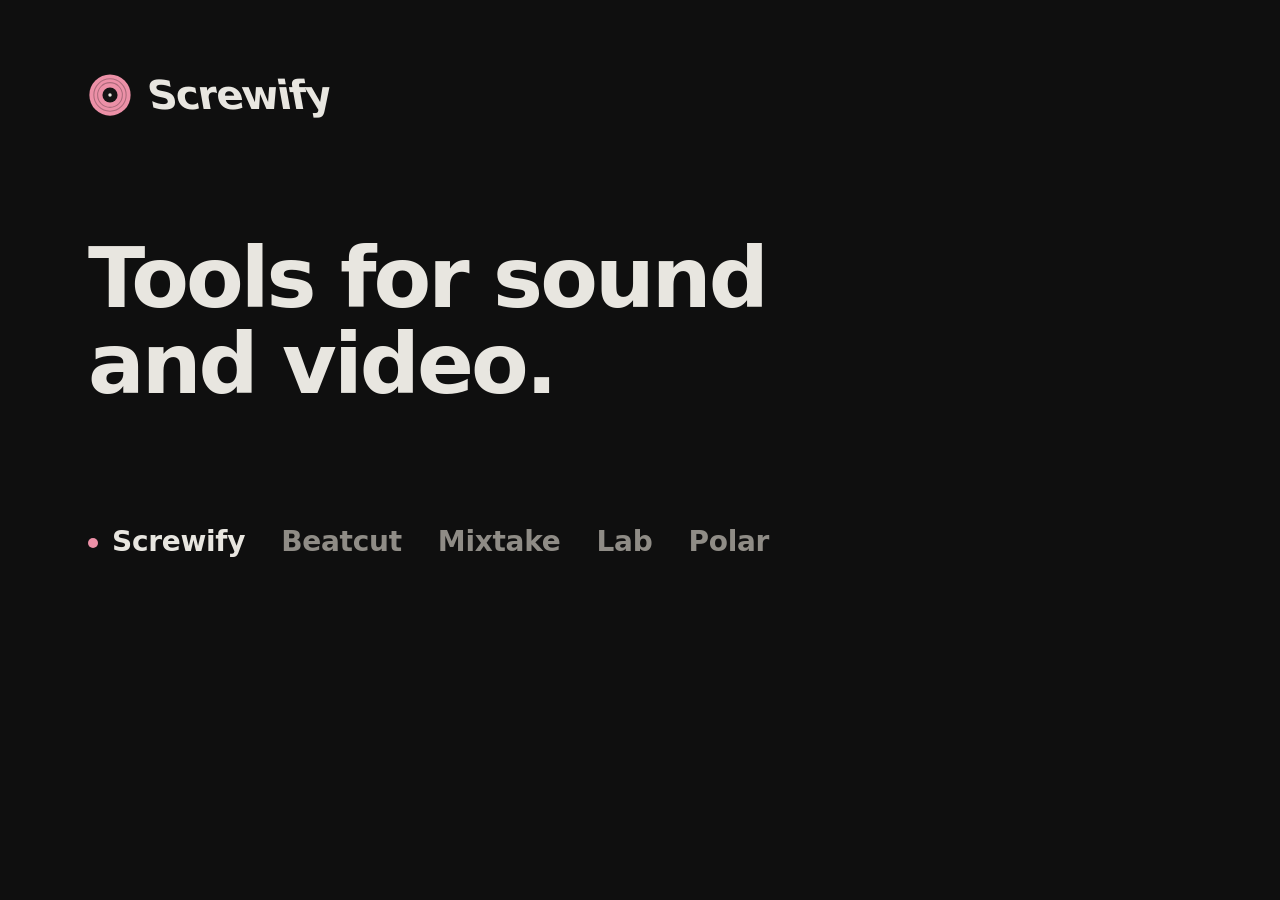
<file: tools/og.html>
<!doctype html>
<html lang="en">
<head>
<meta charset="utf-8">
<!-- Исходник og.png главной (1200×630): sh tools/og.sh -->
<style>
html, body { margin: 0; width: 1200px; height: 630px; background: #0f0f0f; overflow: hidden; }
body {
  box-sizing: border-box;
  padding: 72px 88px;
  display: flex;
  flex-direction: column;
  justify-content: space-between;
  color: #E8E6E0;
  font-family: system-ui, -apple-system, "Segoe UI", Roboto, Helvetica, Arial, sans-serif;
  -webkit-font-smoothing: antialiased;
}
.mark { display: flex; align-items: center; gap: 16px; }
.mark img { width: 44px; height: 44px; }
.mark span { font-size: 40px; font-weight: 800; letter-spacing: -.035em; transform: skewX(10deg); }
h1 { margin: 0; font-size: 84px; line-height: 1.02; font-weight: 800; letter-spacing: -.035em; }
.apps { display: flex; gap: 36px; font-size: 28px; font-weight: 700; letter-spacing: -.01em; color: #8f8c86; }
.apps b { color: #E8E6E0; font-weight: 700; }
.apps b::before { content: ""; display: inline-block; width: 10px; height: 10px; border-radius: 50%; background: #EC90A7; margin-right: 14px; vertical-align: middle; }
</style>
</head>
<body>
  <div class="mark"><img src="../icon.svg" alt=""><span>Screwify</span></div>
  <h1>Tools for sound<br>and video.</h1>
  <div class="apps"><b>Screwify</b><span>Beatcut</span><span>Mixtake</span><span>Lab</span><span>Polar</span></div>
</body>
</html>
</file>
<file: extension/panel/palette.css>
/* Screwify — единая палитра. Единственный источник цветов бренда:
   пять нейтральных ступеней тёплого тёмного + акцент #EC90A7.
   Меняй цвета только здесь; остальные файлы берут значения отсюда.
   Зеркало для страницы-прослойки — site/panel/palette.css (синхронизирует store/src/build-site-panel.js). */
:root {
  --c-bg: #151515;           /* фон — самый тёмный */
  --c-surface: #292929;      /* подложки и линии */
  --c-muted: #8f8c86;        /* вторичный текст */
  --c-fg: #BDBBB5;           /* основной текст */
  --c-ink: #E8E6E0;          /* самый светлый */
  --c-accent: #EC90A7;       /* брэнд-цвет */
  --c-accent-hover: #eea1b4; /* акцент при наведении (светлее) */
  --c-on-accent: #151515;    /* текст и знак на акценте */
}
</file>
<file: panel/palette.css>
/* Screwify — единая палитра. Единственный источник цветов бренда:
   пять нейтральных ступеней тёплого тёмного + акцент #EC90A7.
   Меняй цвета только здесь; остальные файлы берут значения отсюда.
   Зеркало для страницы-прослойки — site/panel/palette.css (синхронизирует store/src/build-site-panel.js). */
:root {
  --c-bg: #151515;           /* фон — самый тёмный */
  --c-surface: #292929;      /* подложки и линии */
  --c-muted: #8f8c86;        /* вторичный текст */
  --c-fg: #BDBBB5;           /* основной текст */
  --c-ink: #E8E6E0;          /* самый светлый */
  --c-accent: #EC90A7;       /* брэнд-цвет */
  --c-accent-hover: #eea1b4; /* акцент при наведении (светлее) */
  --c-on-accent: #151515;    /* текст и знак на акценте */
}
</file>
<file: legal.css>
/* Страницы условий и политики (/terms/, /privacy/): та же палитра и шрифт, что у главной, одна колонка текста. */
:root {
  --bg: #0f0f0f;
  --ink: var(--c-ink);
  --soft: var(--c-fg);
  --muted: var(--c-muted);
  --line: var(--c-surface);
  --accent: var(--c-accent);
  --font: system-ui, -apple-system, "Segoe UI", Roboto, Helvetica, Arial, sans-serif;
}
* { box-sizing: border-box; }
::selection { background: var(--accent); color: var(--c-on-accent); }
html { background: var(--bg); }
body { margin: 0; background-color: var(--bg); color: var(--soft); font: 16px/1.6 var(--font); -webkit-font-smoothing: antialiased; }
header, main, footer { width: 100%; max-width: 720px; margin: 0 auto; padding-inline: 24px; }
header { padding-top: 32px; }
.wordmark { display: inline-block; font-size: 22px; font-weight: 800; line-height: 1; letter-spacing: -.035em; transform: skewX(10deg); color: var(--ink); text-decoration: none; }
main { padding-block: 48px 32px; }
h1 { margin: 0 0 8px; color: var(--ink); font-size: clamp(28px, 5vw, 40px); line-height: 1.1; font-weight: 800; letter-spacing: -.02em; }
.updated { margin: 0 0 32px; color: var(--muted); font-size: 14px; }
h2 { margin: 40px 0 8px; color: var(--ink); font-size: 20px; line-height: 1.3; }
h3 { margin: 24px 0 8px; color: var(--ink); font-size: 16px; line-height: 1.3; }
p, ul { margin: 0 0 16px; }
ul { padding-left: 24px; }
li { margin-bottom: 8px; }
strong { color: var(--ink); }
a { color: var(--accent); text-underline-offset: .2em; }
a:hover { color: var(--c-accent-hover); }
footer { display: flex; flex-wrap: wrap; gap: 8px 24px; padding-top: 16px; padding-bottom: 32px; border-top: 1px solid var(--line); font-size: 14px; }
footer a { color: var(--soft); white-space: nowrap; }
@media (max-width: 600px) { header { padding-top: 24px; } main { padding-block: 32px 24px; } }
</file>
<file: panel/panel.css>
/* Панель Screwed.
   Нейтральная основа берётся у сайта: фон, текст, линии. Акцент сайта — только там,
   где звук или действие: «играть», прогресс, заливка ползунков, главный выключатель.
   Иерархия сверху вниз: что играет → главный инструмент (скорость) → эффекты → справка. */
@import url("palette.css");

:root {
  --bg: var(--c-bg);
  --fg: var(--c-fg);
  --muted: var(--c-muted);
  --line: var(--c-surface);
  --panel: var(--c-surface);   /* подложка при наведении */
  --pink: var(--c-accent);     /* акцент; имя историческое, panel.js подставляет сюда цвет сайта */
  --on-accent: var(--c-on-accent);
  --accent: var(--pink);
  --font: system-ui, -apple-system, "Segoe UI", sans-serif;
  --font-display: var(--font);
}

* { box-sizing: border-box; }

html {
  min-height: 100%;
  background: var(--bg);
  transition: background-color .3s;
}

body {
  max-width: 420px;
  min-width: 280px;
  margin: 0 auto;
  padding: 10px 16px 14px;
  color: var(--fg);
  font: 13px/1.35 var(--font);
  font-variant-numeric: tabular-nums;
}

button, select, input { font: inherit; color: inherit; }
:focus-visible { outline: 2px solid var(--fg); outline-offset: 2px; }

/* выключено: всё, кроме выключателя, приглушено и не реагирует (inert ставит panel.js) */
#app [inert] { opacity: .4; }
/* на странице нет медиа — инструменту нечем управлять */
#app.no-media .deck { opacity: .4; }

/* ---------- шапка ---------- */
header {
  display: flex;
  align-items: center;
  justify-content: space-between;
  height: 28px;
}

/* название: плотное, тяжёлое, завалено назад — «тормозит». Единственное место с таким начертанием */
.logo {
  position: relative;
  margin: 0;
  font: 700 15px/1 var(--font-display);
  letter-spacing: -.035em;
  transform: skewX(10deg);
  transform-origin: left bottom;
}
/* на удар бочки название на мгновение окрашивается акцентом; меняется только opacity слоя */
.logo-flash {
  position: absolute;
  inset: 0;
  color: var(--accent);
  opacity: 0;
  will-change: opacity;
  pointer-events: none;
}

.header-right { display: flex; align-items: center; gap: 2px; }

.icon-btn {
  display: grid;
  place-items: center;
  width: 28px;
  height: 28px;
  padding: 0;
  border: 0;
  border-radius: 6px;
  background: none;
  color: var(--muted);
  cursor: pointer;
  transition: color .1s, background .1s;
}
.icon-btn:hover { color: var(--fg); background: var(--panel); }
.icon-btn[aria-pressed="true"] { color: var(--fg); }
.icon-btn svg { width: 15px; height: 15px; fill: none; stroke: currentColor; stroke-width: 1.400; }

/* ---------- выключатели ---------- */
.switch {
  position: relative;
  flex: none;
  display: block;
  width: 28px;
  height: 16px;
  cursor: pointer;
}
.switch input { position: absolute; opacity: 0; width: 100%; height: 100%; margin: 0; cursor: pointer; }
.track-sw {
  position: absolute;
  inset: 0;
  border-radius: 8px;
  background: var(--line);
  box-shadow: inset 0 0 0 1px var(--muted); /* граница ≥3:1: выключенный виден на фоне */
  pointer-events: none;
  transition: background .12s;
}
.track-sw::after {
  content: "";
  position: absolute;
  top: 2px;
  left: 2px;
  width: 12px;
  height: 12px;
  border-radius: 50%;
  background: var(--muted);
  transition: transform .12s, background .12s;
}
.switch input:checked + .track-sw { background: var(--fg); }
.switch input:checked + .track-sw::after { transform: translateX(12px); background: var(--bg); }
.switch input:focus-visible + .track-sw { outline: 2px solid var(--fg); outline-offset: 2px; }

/* главный выключатель крупнее остальных и единственный горит акцентом */
.power { width: 34px; height: 20px; margin-inline-start: 8px; }
.power .track-sw { border-radius: 10px; }
.power .track-sw::after { width: 16px; height: 16px; }
.power input:checked + .track-sw { background: var(--accent); }
.power input:checked + .track-sw::after { transform: translateX(14px); background: var(--on-accent); }

.toast { margin-top: 6px; font-size: 13px; color: var(--muted); }
.toast[hidden] { display: none; }
.rescue { display: flex; flex-wrap: wrap; align-items: baseline; gap: 2px 8px; margin-top: 6px; font-size: 13px; color: var(--muted); }
.rescue[hidden] { display: none; }
.rescue .text-btn { color: var(--fg); text-decoration: underline; }
/* Расширение не подключилось к вкладке: единственное, что можно сделать, — перезагрузить её.
   Просьба становится карточкой с кнопкой, всё остальное уходит в тень. */
#app.lost [inert], #app.lost .power { opacity: .15; }
#app.lost .rescue {
  flex-direction: column; align-items: stretch; gap: 10px;
  margin-top: 10px; padding: 12px;
  border: 1px solid var(--line); border-radius: 10px; background: var(--panel);
  font-size: 13px; color: var(--fg);
}
#app.lost .rescue .text-btn {
  padding: 8px 12px; border-radius: 8px;
  background: var(--accent); color: var(--on-accent);
  font-weight: 600; text-align: center; text-decoration: none;
}
#app.lost .rescue .text-btn:hover { filter: brightness(1.1); }

/* ---------- что играет ---------- */
.now { margin-top: 10px; }

.track { display: flex; align-items: center; gap: 10px; }
.track-text { min-width: 0; }

/* «играть» — главное действие, поэтому акцентом сайта */
.pp {
  flex: none;
  display: grid;
  place-items: center;
  width: 34px;
  height: 34px;
  padding: 0;
  border: 0;
  border-radius: 50%;
  background: var(--accent);
  color: var(--on-accent);
  cursor: pointer;
  transition: transform .08s;
}
.pp:active { transform: scale(.94); }
.pp svg { width: 12px; height: 12px; fill: currentColor; }
.pp .icon-play, .pp.paused .icon-pause { display: none; }
.pp.paused .icon-play { display: block; margin-inline-start: 1px; }
.skip {
  flex: none; display: grid; place-items: center; width: 26px; height: 26px; padding: 0;
  border: 0; border-radius: 50%; background: none; color: var(--muted); cursor: pointer;
}
.skip:hover, .skip:focus-visible { color: var(--fg); }
.skip svg { width: 12px; height: 12px; fill: currentColor; }
/* управлять нечем — кнопок нет */
.now:has(#progress[hidden]) .pp, .now:has(#progress[hidden]) .skip { display: none; }

.title {
  overflow: hidden;
  text-overflow: ellipsis;
  white-space: nowrap;
  font-size: 15px;
  font-weight: 600;
}
.title.empty { font-weight: 400; color: var(--muted); }

.now-row { display: flex; min-width: 0; font-size: 13px; color: var(--muted); }
.host { min-width: 0; overflow: hidden; text-overflow: ellipsis; white-space: nowrap; }
.state { flex: none; text-transform: lowercase; }
.host:not(:empty) + .state::before { content: "·"; margin: 0 5px; }
.state.playing { color: var(--fg); }

.note { margin-top: 4px; font-size: 13px; color: var(--muted); }
.note[hidden] { display: none; }

/* живая волна: новые пики появляются справа, у иглы. Перемотка — вплотную под ней */
.wave { position: relative; height: 36px; margin-top: 10px; }
.wave canvas { display: block; width: 100%; height: 100%; }
.wave-hint {
  position: absolute;
  inset: 0;
  display: flex;
  align-items: center;
  font-size: 11px;
  line-height: 1.3;
  color: var(--muted);
  background: var(--bg);
}
.wave-hint[hidden] { display: none; }

.progress { display: flex; align-items: center; gap: 10px; }
.progress[hidden] { display: none; }
.time { flex: none; font-size: 11px; color: var(--muted); }

/* ---------- ползунки ----------
   Один язык на все: дорожка с акцентной заливкой до ручки и круглая ручка цвета текста
   с «вырезом» в цвет фона. Размер ручки — по важности: скорость > эффекты > перемотка. */
input[type=range] {
  --fill: 0%;
  -webkit-appearance: none;
  appearance: none;
  display: block;
  width: 100%;
  height: 20px;
  margin: 0;
  background: transparent;
  cursor: pointer;
}
input[type=range]::-webkit-slider-runnable-track {
  height: 3px;
  border-radius: 1.500px;
  background: linear-gradient(90deg, var(--accent) var(--fill), var(--line) var(--fill));
}
input[type=range]::-webkit-slider-thumb {
  -webkit-appearance: none;
  box-sizing: border-box;
  width: 14px;
  height: 14px;
  margin-top: -5.500px;
  border: 2px solid var(--bg);
  border-radius: 50%;
  background: var(--fg);
}
input[type=range]:focus-visible { outline-offset: 0; border-radius: 4px; }

#seek { flex: 1; min-width: 0; height: 16px; }
#seek::-webkit-slider-thumb { width: 12px; height: 12px; margin-top: -4.500px; }
#seek:disabled { cursor: default; }
#seek:disabled::-webkit-slider-thumb { display: none; }

/* ---------- главный инструмент: пластинка и скорость ---------- */
.deck {
  display: grid;
  grid-template-columns: 92px 1fr;
  gap: 14px;
  align-items: center;
  margin-top: 16px;
}

.platter {
  width: 92px;
  height: 92px;
  border-radius: 50%;
  cursor: grab;
  touch-action: none;
  user-select: none;
}
.platter.grabbed { cursor: grabbing; }

.record {
  position: relative;
  width: 100%;
  height: 100%;
  border-radius: 50%;
  /* диск — из цветов сайта: его фон, чуть сдвинутый к цвету текста */
  --disc: color-mix(in srgb, var(--bg) 86%, var(--fg));
  --groove: color-mix(in srgb, var(--bg) 70%, var(--fg));
  background:
    radial-gradient(circle closest-side,
      transparent 71%, var(--groove) 71.500% 72.500%, transparent 73%,
      transparent 85%, var(--groove) 85.500% 86.500%, transparent 87%),
    var(--disc);
  will-change: transform;
}
.label {
  position: absolute;
  inset: 30%;
  border-radius: 50%;
  /* этикетка — акцентом сайта; риска нужна, чтобы было видно вращение */
  background: conic-gradient(var(--on-accent) 0 3%, var(--accent) 3% 100%);
}
.label.cover {
  inset: 18%;
  background: var(--cover) center / cover no-repeat, var(--line);
}
.label::after {
  content: "";
  position: absolute;
  inset: 44%;
  border-radius: 50%;
  background: var(--bg);
}

/* число, подпись и ползунок читаются как один контрол: общий левый край, плотные отступы */
.readout { display: flex; align-items: flex-end; gap: 8px; }
.digits {
  font: 700 40px/.9 var(--font-display);
  letter-spacing: -.04em;
}
.readout-text { display: flex; flex-direction: column; padding-bottom: 1px; font-size: 13px; line-height: 1.3; }
.sub { color: var(--muted); }
#pitch-out { white-space: nowrap; }

#speed { margin-top: 8px; height: 22px; }
#speed::-webkit-slider-runnable-track { height: 4px; border-radius: 2px; }
#speed::-webkit-slider-thumb { width: 18px; height: 18px; margin-top: -7px; }
.scale {
  position: relative;
  height: 13px;
  margin: 0 9px; /* половина ширины ручки */
  font-size: 11px;
  line-height: 13px;
  color: var(--muted);
}
.scale > * { position: absolute; left: calc(var(--p) * 100%); transform: translateX(-50%); }
/* 100% — обычная скорость, точка отсчёта */
.scale .ref { color: var(--fg); }
/* Сердечко — рекомендуемое значение, оно же по умолчанию: 80% скорости, 15% жевания, 40% тёмного тона, 60% шума.
   Нажатие ставит его. Пока стоит другое значение, сердечко приглушено и не лезет в глаза;
   акцентным становится, когда значение выбрано (и при наведении — как приглашение нажать). */
.fav {
  margin: 0;
  padding: 0 4px;
  border: 0;
  border-radius: 4px;
  background: none;
  color: var(--muted);
  opacity: .75;
  cursor: pointer;
  transition: color .15s, opacity .15s;
}
.fav svg { display: block; fill: currentColor; }
.fav:hover, .fav:focus-visible { color: var(--accent); opacity: 1; }
.fav.on { color: var(--accent); opacity: 1; cursor: default; }
.scale .fav svg { width: 9px; height: 13px; }
/* у ползунка эффекта шкалы нет — маленькое сердечко под дорожкой */
.slider { --thumb: 14px; position: relative; display: block; direction: ltr; }
.slider .fav {
  position: absolute;
  top: 14px;
  left: calc(var(--thumb) / 2 + (100% - var(--thumb)) * var(--p));
  transform: translateX(-50%);
  padding: 2px 4px;
}
.slider .fav svg { width: 7px; height: 7px; }
/* значение уже стоит: нажимать нечего, а ручку ползунка сердечко заслонять не должно */
.slider .fav.on { pointer-events: none; }

/* ---------- пресеты ---------- */
.presets { margin-top: 16px; }
.preset-row { display: flex; flex-wrap: wrap; gap: 6px; margin-top: 4px; }
.preset {
  padding: 4px 12px;
  border: 1px solid var(--muted);
  border-radius: 999px;
  background: none;
  font-size: 13px;
  color: var(--muted);
  cursor: pointer;
}
.preset.user { display: inline-flex; padding: 0; overflow: hidden; }
.preset.user button, .preset.add { font: inherit; color: inherit; background: none; border: 0; cursor: pointer; }
.preset.user button:first-child { padding: 4px 4px 4px 12px; }
.preset.user .del { padding: 4px 8px 4px 2px; opacity: .6; }
.preset.user .del:hover { opacity: 1; }
.preset.add { border: 1px dashed var(--muted); padding: 4px 12px; }
.preset .ico { display: block; width: 16px; height: 14px; fill: none; stroke: currentColor; stroke-width: 1.300; stroke-linecap: round; stroke-linejoin: round; }
.preset .ico.solid { fill: currentColor; stroke: none; }
.contents { display: contents; }
.preset-save { display: flex; gap: 6px; margin-top: 6px; }
.preset-save[hidden] { display: none; }
.preset-save input { flex: 1; min-width: 0; padding: 4px 10px; font: inherit; font-size: 13px; color: var(--fg); background: none; border: 1px solid var(--muted); border-radius: 999px; }
.preset-save input:focus { outline: none; border-color: var(--accent); }
.preset:hover { color: var(--fg); border-color: var(--fg); }
.preset.on { color: var(--accent); border-color: var(--accent); }

/* ---------- эффекты ---------- */
.effects { margin-top: 16px; }
.group {
  margin: 0 0 2px;
  font-size: 13px;
  font-weight: 400;
  color: var(--muted);
}
.row {
  display: grid;
  grid-template-columns: 96px 1fr 32px; /* «Cinta mascada», «Bande mâchée» шире 88px */
  align-items: center;
  gap: 10px;
  min-height: 30px;
}
.row.vinyl { grid-template-columns: 96px 1fr auto 32px; }
/* переключатель-иконка (плавающий тон, винил-треск): горит, когда включён */
.icon-sw { position: relative; display: grid; place-items: center; width: 28px; height: 22px; border: 1px solid var(--line); border-radius: 9px; color: var(--muted); cursor: pointer; }
.icon-sw input { position: absolute; inset: 0; opacity: 0; margin: 0; cursor: pointer; }
.icon-sw svg { width: 16px; height: 14px; fill: none; stroke: currentColor; stroke-width: 1.500; stroke-linecap: round; stroke-linejoin: round; pointer-events: none; }
.icon-sw:hover { color: var(--fg); }
.icon-sw:has(input:checked) { color: var(--accent); border-color: var(--accent); }
.icon-sw:has(input:focus-visible) { outline: 2px solid var(--fg); outline-offset: 1px; }
/* линия кнопок-выключателей (чопы, сбой, ровная громкость, реклама, сон) */
.icon-row { display: flex; justify-content: space-between; gap: 8px; padding-top: 4px; }
.icon-row .icon-sw { flex: 1; max-width: 52px; height: 28px; background: none; font: inherit; padding: 0; }
.icon-row .icon-sw svg { width: 18px; height: 16px; }
.sleep-n {
  position: absolute; top: -6px; inset-inline-end: -6px;
  min-width: 15px; height: 15px; padding: 0 3px; box-sizing: border-box;
  display: grid; place-items: center; border-radius: 8px;
  background: var(--accent); color: var(--bg); font-size: 9px; font-weight: 700; line-height: 1;
  pointer-events: none;
}
.sleep-n[hidden] { display: none; }
button.icon-sw.on { color: var(--accent); border-color: var(--accent); }
.mode { display: inline-flex; border: 1px solid var(--line); border-radius: 9px; overflow: hidden; }
.mode button {
  padding: 1px 6px;
  border: 0;
  background: none;
  font: inherit;
  font-size: 10px;
  color: var(--muted);
  cursor: pointer;
}
.mode button + button { border-inline-start: 1px solid var(--line); }
.mode button:hover:not(:disabled), .mode button:focus-visible { color: var(--fg); }
.mode button.on { background: var(--line); color: var(--fg); }
.mode button:disabled { opacity: .4; cursor: default; }
.row .name { overflow: hidden; text-overflow: ellipsis; white-space: nowrap; }
/* эффект без силы — только включён или нет: название и выключатель у правого края */
.row.toggle { grid-template-columns: 1fr auto; position: relative; }
.badge {
  display: inline-flex;
  align-items: center;
  gap: 4px;
  margin-inline-start: 4px;
  padding: 1px 3px 1px 6px;
  border: 1px solid var(--line);
  border-radius: 9px;
  background: none;
  font: inherit;
  font-size: 11px;
  color: var(--muted);
  cursor: help;
}
.badge:hover, .badge:focus-visible { color: var(--fg); }
.badge:focus-visible { outline: 2px solid var(--fg); outline-offset: 1px; }
/* «i» в кружке — знак, что у метки есть подсказка */
.info {
  display: grid;
  place-items: center;
  width: 13px;
  height: 13px;
  border-radius: 50%;
  background: var(--line);
  font: italic 700 11px/1 Georgia, serif;
  color: var(--fg);
}
/* подсказка — над строкой, во всю её ширину */
.tip {
  position: absolute;
  z-index: 2;
  inset-inline: 0;
  bottom: calc(100% + 2px);
  margin: 0;
  padding: 8px 10px;
  border: 1px solid var(--line);
  border-radius: 8px;
  background: var(--panel);
  font-size: 11px;
  line-height: 1.4;
  color: var(--fg);
  text-wrap: pretty;
  pointer-events: none;
  visibility: hidden;
  opacity: 0;
  transition: opacity .12s, visibility .12s;
}
.row:has(.badge:hover) .tip, .row:has(.badge:focus-visible) .tip { visibility: visible; opacity: 1; }
.row output { font-size: 13px; color: var(--muted); text-align: end; }

/* ---------- второстепенное: стиль, язык, сброс, клавиши ---------- */
footer {
  margin-top: 14px;
  padding-top: 8px;
  border-top: 1px solid var(--line);
  font-size: 13px;
  color: var(--muted);
}
.footer-line { display: flex; align-items: center; justify-content: space-between; gap: 12px; min-height: 24px; }
.lang {
  field-sizing: content; /* ширина по выбранному языку, стрелка рядом со словом */
  max-width: 60%;
  padding: 2px 0;
  margin-inline-start: -3px;
  border: 0;
  border-radius: 4px;
  background: var(--bg);
  color: var(--muted);
  cursor: pointer;
}
.lang:hover { color: var(--fg); }

.text-btn {
  padding: 2px 0;
  border: 0;
  background: none;
  font-size: 13px;
  color: var(--muted);
  cursor: pointer;
}
.text-btn:hover { color: var(--fg); text-decoration: underline; }

/* справка по клавишам: пара «сочетание — действие» */
.keys-box {
  display: flex;
  align-items: flex-start;
  justify-content: space-between;
  gap: 12px;
  margin-top: 8px;
  font-size: 11px;
}
.keys {
  display: grid;
  grid-template-columns: auto 1fr;
  gap: 2px 10px;
  margin: 0;
}
.keys dt { color: color-mix(in srgb, var(--fg) 75%, var(--bg)); }
.keys dt.unset { color: var(--muted); }
.keys dd { margin: 0; }
.keys-box .text-btn { font-size: 11px; padding: 0; }

/* ---------- обложка внизу окна ---------- */
/* обложка целиком, чуть шире окна и с наклоном: едва заметна, кверху растворяется в фоне до нуля.
   Два слоя с разной прозрачностью: ::before – сама обложка, ::after – плёночное зерно;
   маска общая, так что кверху гаснут оба */
#backdrop {
  position: fixed;
  left: -40px; bottom: -45px;
  width: 120vw;
  height: 120vw;
  z-index: -1;
  pointer-events: none;
  opacity: 0;
  transform: rotate(-15deg);
  transition: opacity .35s;
  -webkit-mask-image: linear-gradient(transparent, #000);
  mask-image: linear-gradient(transparent, #000);
}
#backdrop.on { opacity: 1; }
#backdrop::before {
  content: "";
  position: absolute;
  inset: 0;
  background: var(--cover) top / cover no-repeat;
  opacity: .1;
}
/* зерно: чёрные и белые крупинки с собственной прозрачностью */
#backdrop::after {
  content: "";
  position: absolute;
  inset: -64px;
  background: url("data:image/svg+xml,%3Csvg xmlns='http://www.w3.org/2000/svg' width='160' height='160'%3E%3Cfilter id='n'%3E%3CfeTurbulence type='fractalNoise' baseFrequency='.85' numOctaves='2' stitchTiles='stitch'/%3E%3CfeColorMatrix values='6 0 0 0 -2.5 6 0 0 0 -2.5 6 0 0 0 -2.5 0 2.2 0 0 -.75'/%3E%3C/filter%3E%3Crect width='160' height='160' filter='url(%23n)'/%3E%3C/svg%3E");
  opacity: .22;
  animation: grain .5s steps(1) infinite;
}
@keyframes grain {
  0%   { transform: translate(0, 0); }
  25%  { transform: translate(-31px, 17px); }
  50%  { transform: translate(23px, -29px); }
  75%  { transform: translate(-13px, -41px); }
}
@media (prefers-reduced-motion: reduce) { #backdrop::after { animation: none; } }
/* панель в студии (?lite): без волны, пластинки и зерна – только кнопки и ручки */
.lite .wave, .lite .platter { display: none; }
.lite .deck { grid-template-columns: 1fr; }
.lite #backdrop::after { animation: none; }

/* ---------- языки ---------- */
/* ползунки, шкала, волна и прогресс всегда слева направо, как на любом плеере */
input[type=range], .scale, .progress, .wave { direction: ltr; }

/* ---------- мини-плеер поверх всех окон ---------- */
body.mini { max-width: none; padding: 10px 14px 12px; }
body.mini footer { display: none; }

.popped { padding: 32px 16px; text-align: center; color: var(--muted); font-size: 13px; }
.popped[hidden] { display: none; }

/* ---------- вкладка-запускатель мини-плеера ---------- */
body.launcher #app { display: none; }
.launch {
  display: flex;
  flex-direction: column;
  align-items: center;
  gap: 12px;
  max-width: 340px;
  margin: 18vh auto 0;
  text-align: center;
}
.launch[hidden] { display: none; }
.launch p { margin: 0; color: var(--muted); }
.launch button {
  padding: 8px 14px;
  border: 0;
  border-radius: 6px;
  background: var(--accent);
  color: var(--on-accent);
  font-weight: 600;
  cursor: pointer;
}
.launch-error { font-size: 13px; }
.launch-error[hidden] { display: none; }
</file>
<file: panel/demo.css>
/* Демо-обёртка панели на странице-прослойке: фиксированная палитра и то,
   чего на сайте быть не должно. Правь вместе с demo.js. */
@import "palette.css";

:root {
  /* единая палитра из palette.css: #151515 · #292929 · #777570 · #BDBBB5 · #E8E6E0, акцент — #EC90A7 */
  --bg: var(--c-bg);          /* фон */
  --panel: var(--c-surface);  /* подложка при наведении */
  --line: var(--c-surface);   /* линии и дорожки */
  --muted: var(--c-muted);    /* вторичный текст */
  --fg: var(--c-fg);          /* основной текст */
  --pink: var(--c-accent);    /* акцент (брэнд-цвет) */
  --on-accent: var(--c-on-accent); /* текст на акценте */
}

/* на сайте подвал (язык, сброс, клавиши) не нужен — всё ниже «чопов» */
#app footer { display: none !important; }

/* обложка внизу окна — это оранжевая обложка демо-трека, на сайте не нужна */
#backdrop { display: none !important; }

/* панель на сайте не прокручивается: ниже «чопов» ничего нет, лишнее срезаем */
html, body { overflow: hidden !important; }
/* небольшой отступ снизу, чтобы последний ряд (чопы) не прилипал к краю */
body { padding-bottom: 22px; }

/* «поделиться» и «мини-плеер» требуют настоящее расширение — на сайте недоступны */
#share, #popout { pointer-events: none; opacity: .4; }
</file>
